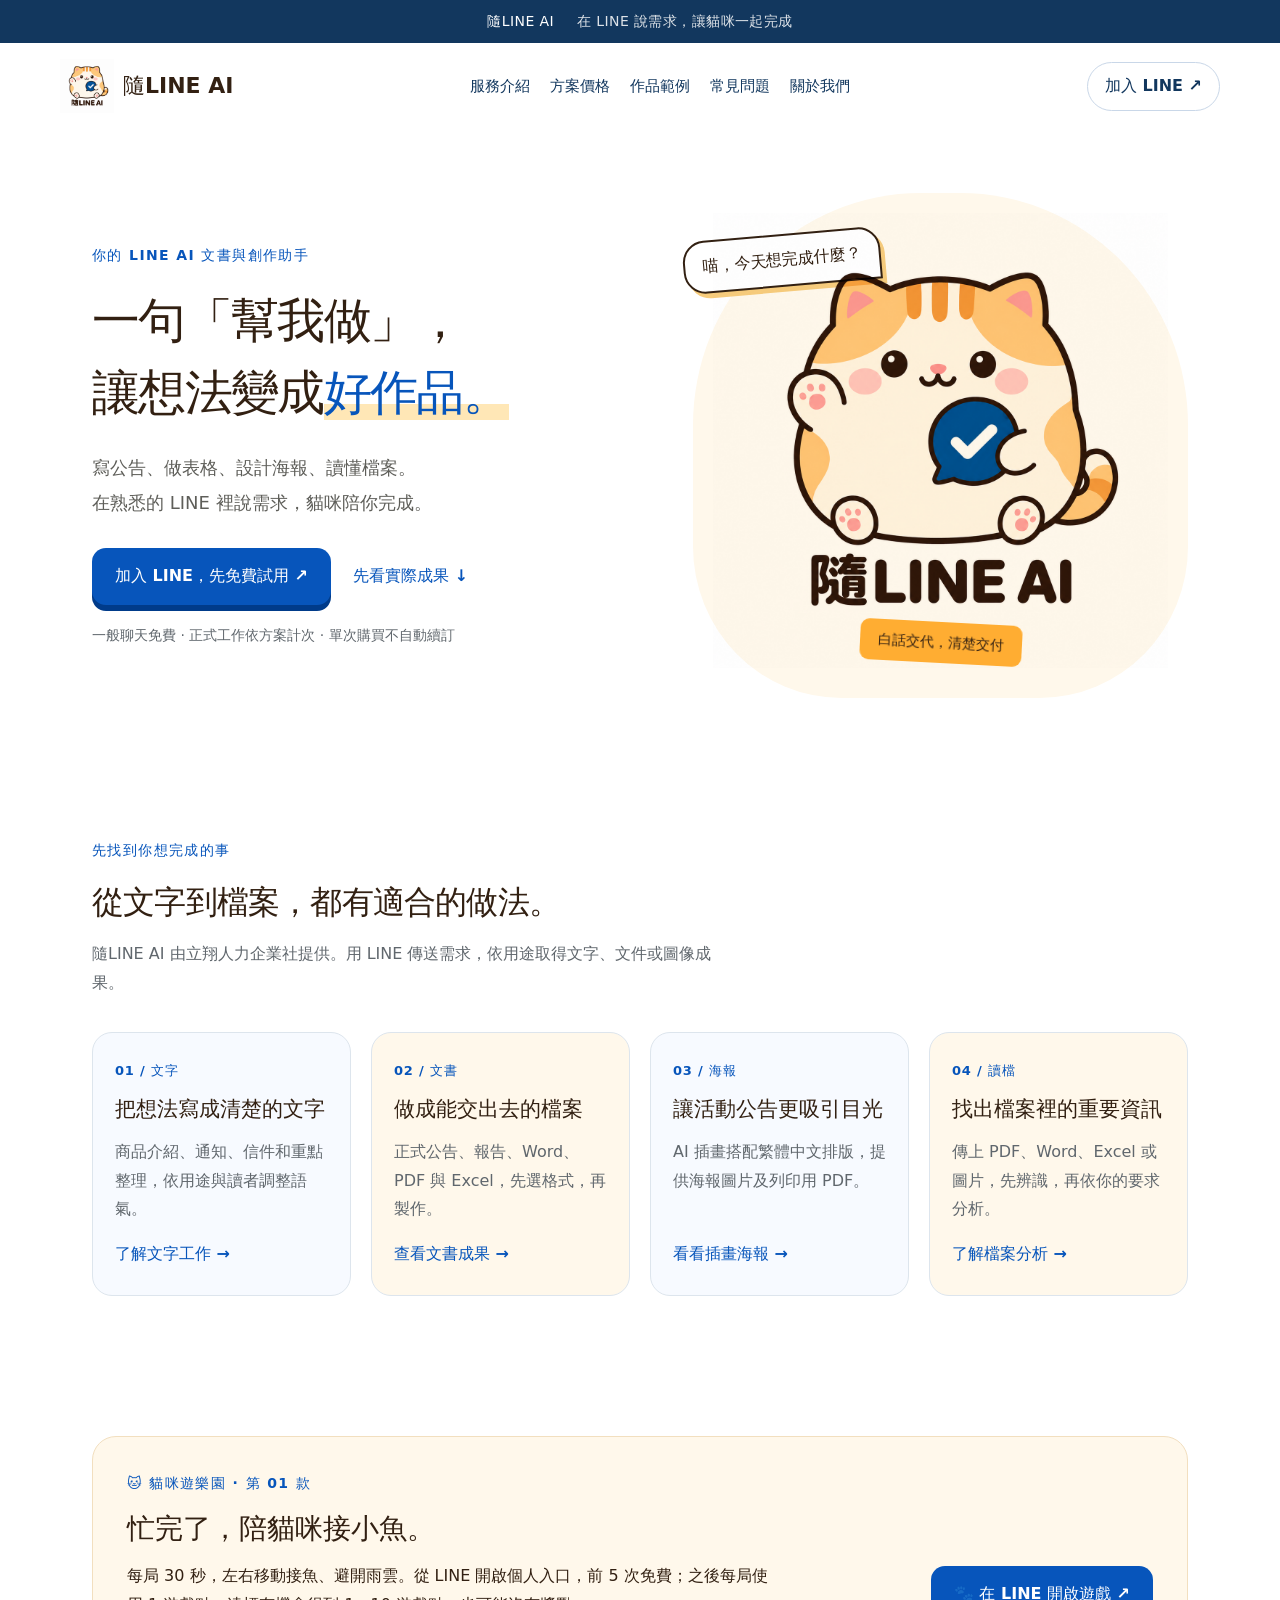
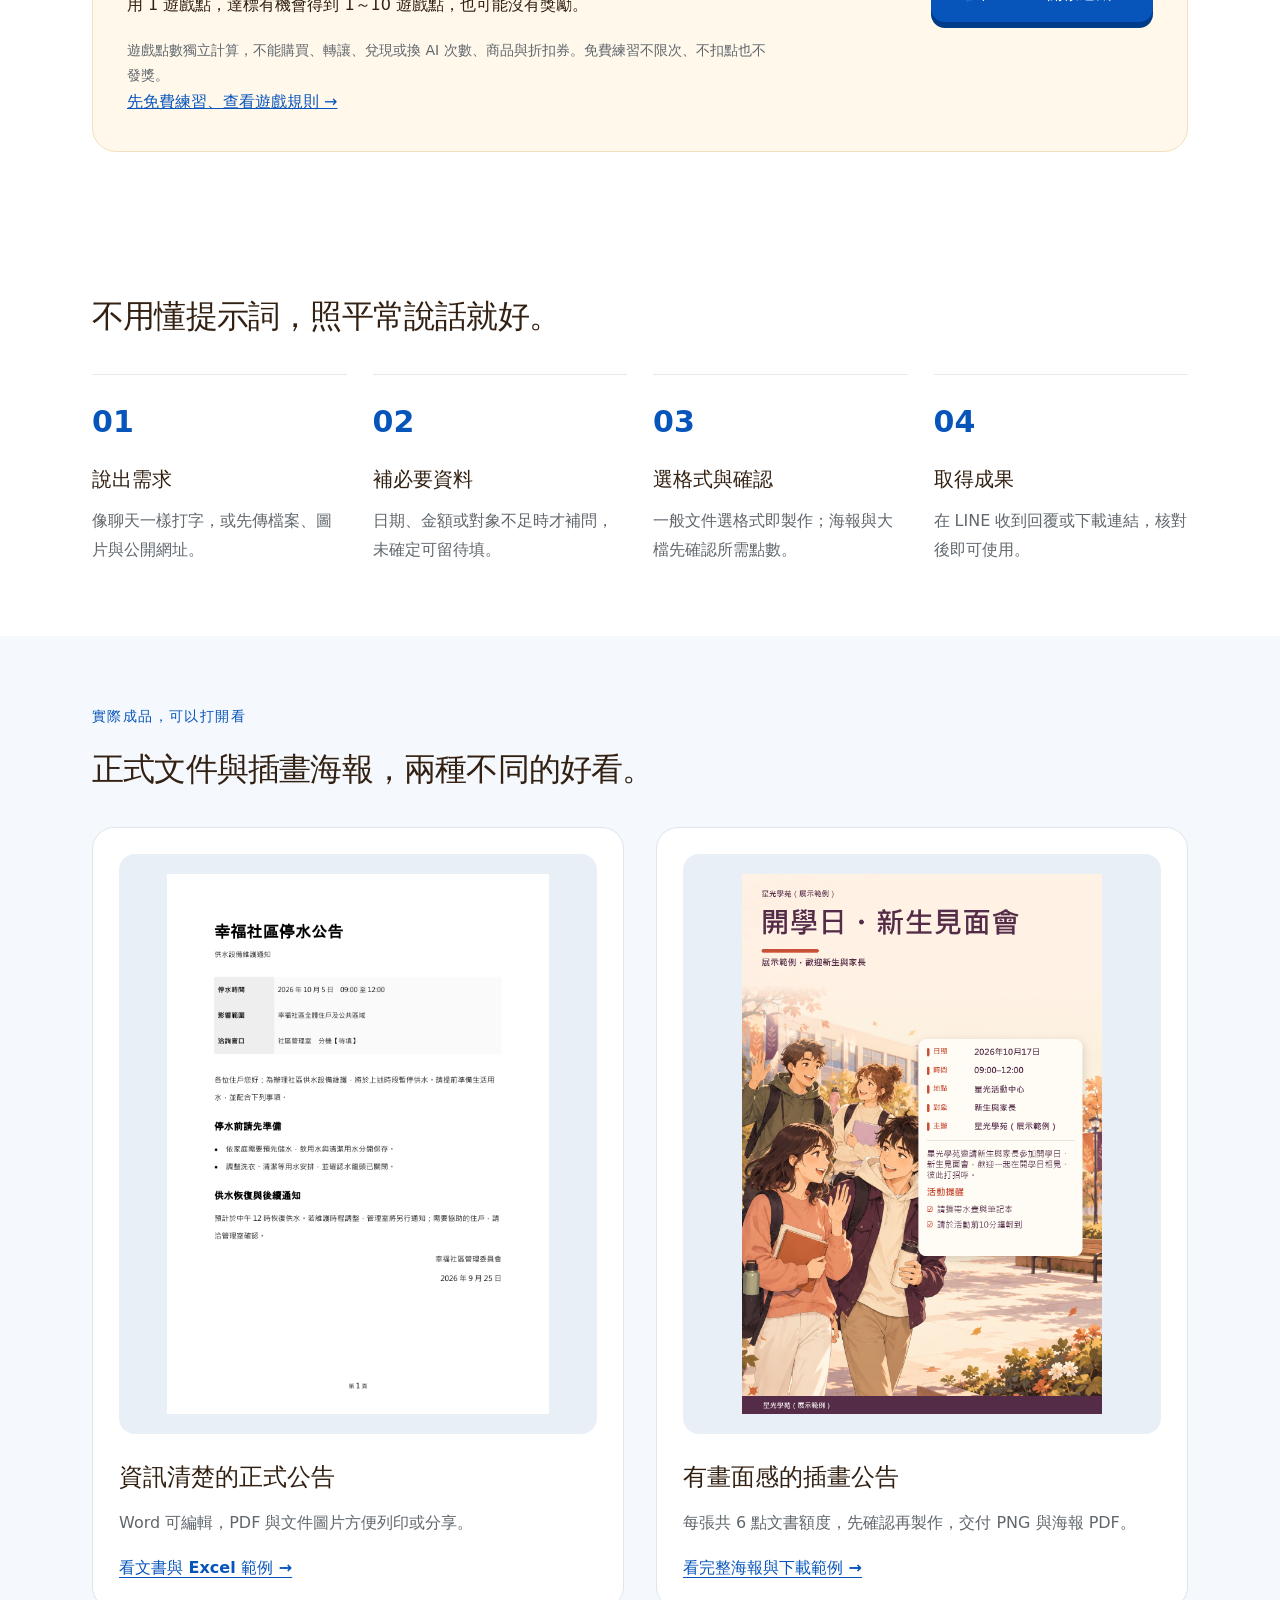
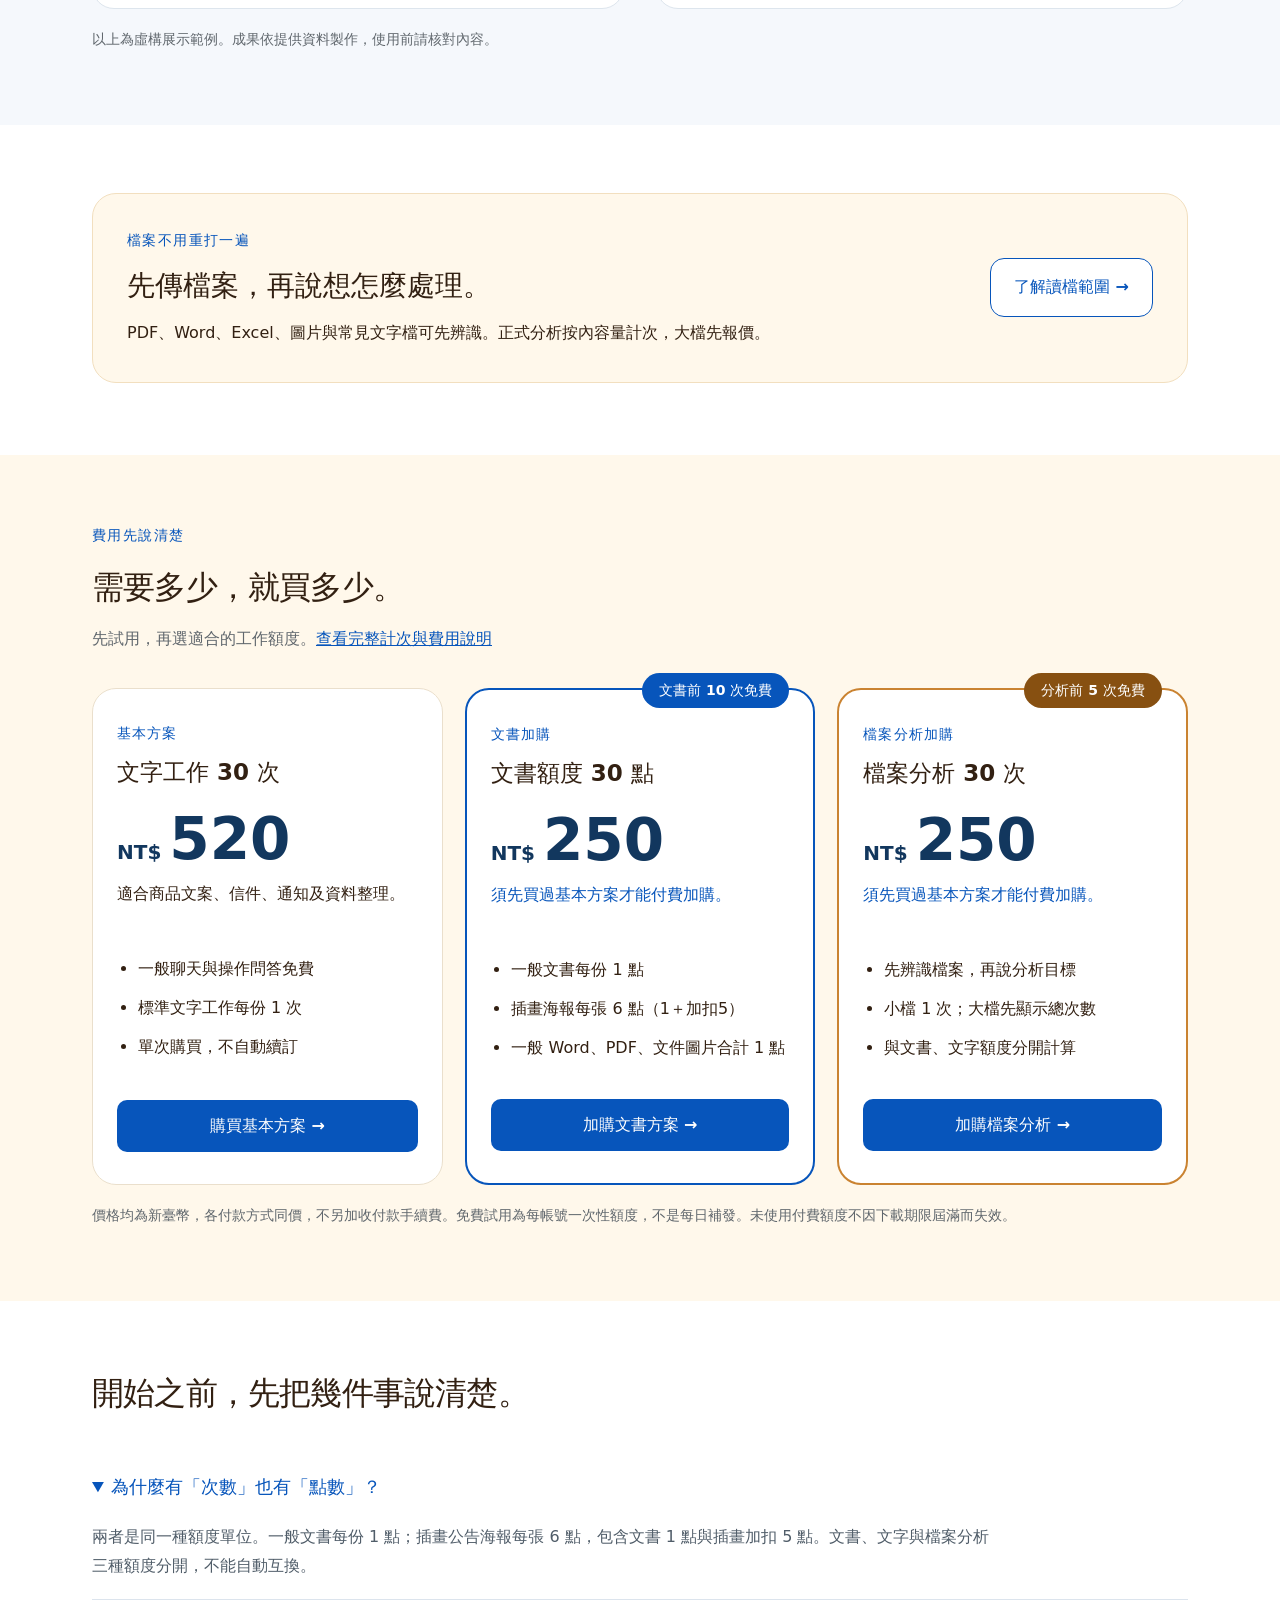
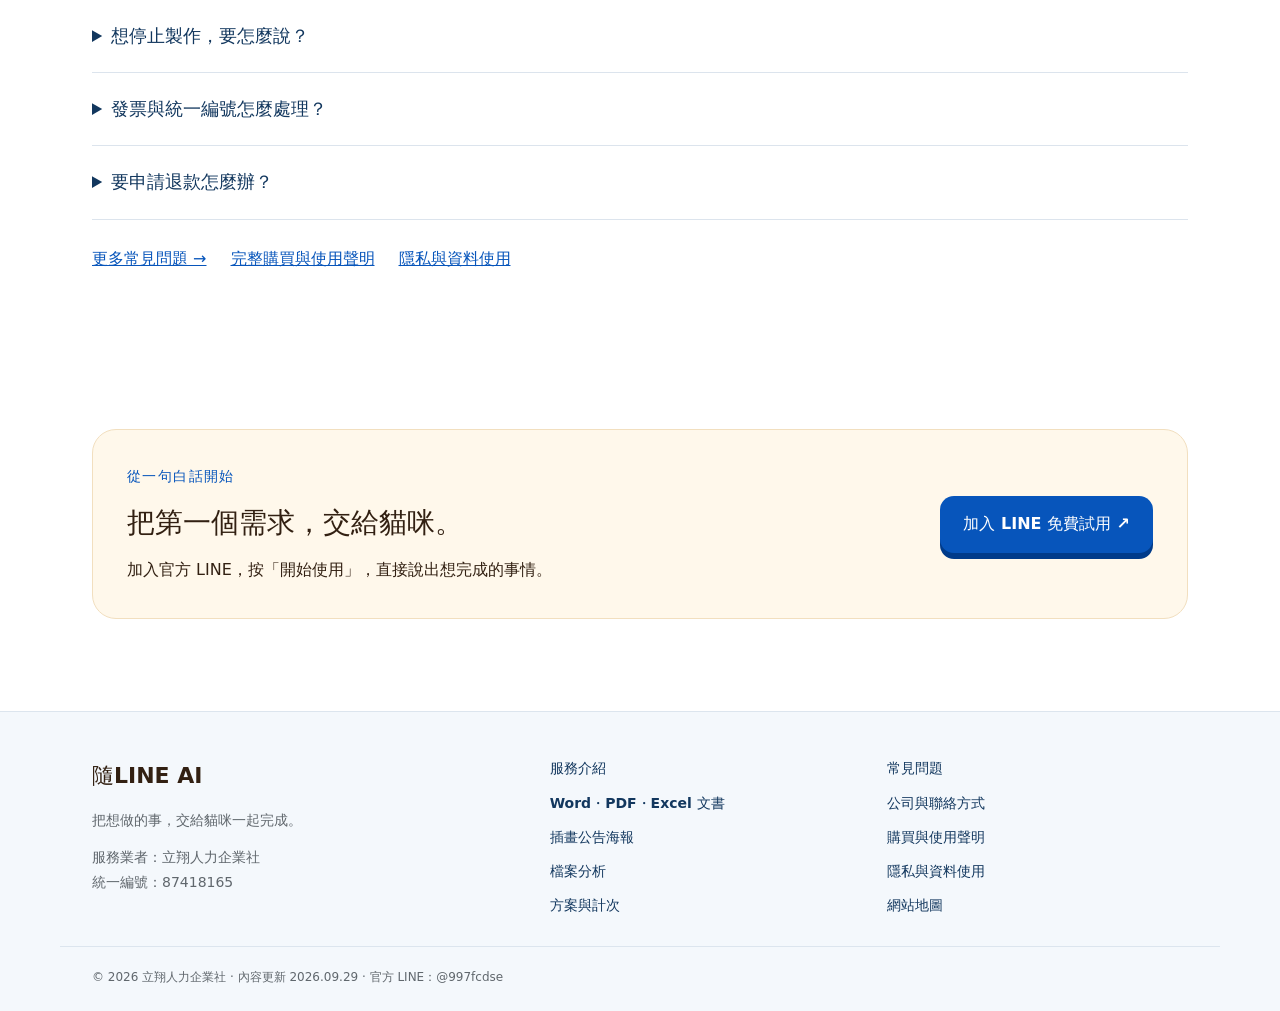
<file: index.html>
<!doctype html>
<html lang="zh-Hant-TW"><head><meta charset="utf-8"><meta name="viewport" content="width=device-width,initial-scale=1"><title>隨LINE AI｜LINE AI 文書、檔案分析與公告海報助手</title><meta name="description" content="隨LINE AI 是立翔人力企業社提供的 LINE AI 助手。用白話製作 Word、PDF、Excel、插畫公告海報，或分析檔案；一般聊天免費，正式工作依方案計次。"><meta name="robots" content="index, follow, max-image-preview:large"><meta name="theme-color" content="#12375e"><link rel="canonical" href="https://sui-line-ai-website.onrender.com/"><link rel="icon" href="logo.png"><link rel="stylesheet" href="style.css?v=20260925c"><link rel="stylesheet" href="site.css?v=20260929a"><meta property="og:locale" content="zh_TW"><meta property="og:type" content="website"><meta property="og:site_name" content="隨LINE AI"><meta property="og:title" content="隨LINE AI｜LINE AI 文書、檔案分析與公告海報助手"><meta property="og:description" content="隨LINE AI 是立翔人力企業社提供的 LINE AI 助手。用白話製作 Word、PDF、Excel、插畫公告海報，或分析檔案；一般聊天免費，正式工作依方案計次。"><meta property="og:url" content="https://sui-line-ai-website.onrender.com/"><meta property="og:image" content="https://sui-line-ai-website.onrender.com/logo.png"><meta property="og:image:width" content="1254"><meta property="og:image:height" content="1254"><meta property="og:image:alt" content="隨LINE AI 肥橘貓品牌標誌"><meta name="twitter:card" content="summary_large_image"><meta name="twitter:title" content="隨LINE AI｜LINE AI 文書、檔案分析與公告海報助手"><meta name="twitter:description" content="隨LINE AI 是立翔人力企業社提供的 LINE AI 助手。用白話製作 Word、PDF、Excel、插畫公告海報，或分析檔案；一般聊天免費，正式工作依方案計次。"><meta name="twitter:image" content="https://sui-line-ai-website.onrender.com/logo.png"><meta name="google-site-verification" content="x0WblfUFArljQ_lmVSK1fXrbanlaECHnUepoATUaet0"><meta name="msvalidate.01" content="09B84E51F461CCE9CAEA2946B759A921"><script type="application/ld+json">{"@context":"https://schema.org","@graph":[{"@type":"Organization","@id":"https://sui-line-ai-website.onrender.com/#organization","name":"隨LINE AI","legalName":"立翔人力企業社","url":"https://sui-line-ai-website.onrender.com/","logo":{"@type":"ImageObject","url":"https://sui-line-ai-website.onrender.com/logo.png","width":1254,"height":1254},"email":"qwes4572768@gmail.com","taxID":"87418165","address":{"@type":"PostalAddress","streetAddress":"龍恩里游泳路163號","addressLocality":"平鎮區","addressRegion":"桃園市","addressCountry":"TW"},"sameAs":["https://line.me/R/ti/p/%40997fcdse"]},{"@type":"WebSite","@id":"https://sui-line-ai-website.onrender.com/#website","name":"隨LINE AI","alternateName":"Sui LINE AI","url":"https://sui-line-ai-website.onrender.com/","inLanguage":"zh-Hant-TW","publisher":{"@id":"https://sui-line-ai-website.onrender.com/#organization"}},{"@type":"WebPage","@id":"https://sui-line-ai-website.onrender.com/#page","url":"https://sui-line-ai-website.onrender.com/","name":"隨LINE AI｜LINE AI 文書、檔案分析與公告海報助手","description":"隨LINE AI 是立翔人力企業社提供的 LINE AI 助手。用白話製作 Word、PDF、Excel、插畫公告海報，或分析檔案；一般聊天免費，正式工作依方案計次。","inLanguage":"zh-Hant-TW","isPartOf":{"@id":"https://sui-line-ai-website.onrender.com/#website"},"about":{"@id":"https://sui-line-ai-website.onrender.com/#organization"},"dateModified":"2026-09-29"}]}</script><link rel="stylesheet" href="mobile.css?v=20260929b"></head><body class="site-shell"><a class="skip" href="#main">跳到主要內容</a><div class="preview">隨LINE AI <span>在 LINE 說需求，讓貓咪一起完成</span></div><header class="site-header"><a class="brand" href="/"><img src="logo.png" width="1254" height="1254" alt="隨LINE AI 肥橘貓標誌"><strong>隨LINE AI</strong></a><nav class="desktop-nav" aria-label="主要導覽"><a href="services.html">服務介紹</a><a href="pricing.html">方案價格</a><a href="documents.html">作品範例</a><a href="faq.html">常見問題</a><a href="about.html">關於我們</a></nav><a class="small-cta" href="https://line.me/R/ti/p/%40997fcdse">加入 LINE ↗</a><details class="mobile-nav"><summary>探索網站</summary><nav aria-label="手機導覽"><a href="services.html">服務介紹</a><a href="pricing.html">方案價格</a><a href="documents.html">作品範例</a><a href="faq.html">常見問題</a><a href="about.html">關於我們</a><a href="posters.html">插畫海報</a><a href="file-analysis.html">檔案分析</a></nav></details></header><main id="main">
<section class="hero wrap"><div class="hero-copy"><p class="eyebrow">你的 LINE AI 文書與創作助手</p><h1>一句「幫我做」，<br>讓想法變成<em>好作品。</em></h1><p class="lead">寫公告、做表格、設計海報、讀懂檔案。<br>在熟悉的 LINE 裡說需求，貓咪陪你完成。</p><div class="actions"><a class="button primary" href="https://line.me/R/ti/p/%40997fcdse">加入 LINE，先免費試用 ↗</a><a class="text-link" href="#sample">先看實際成果 ↓</a></div><p class="fine">一般聊天免費 · 正式工作依方案計次 · 單次購買不自動續訂</p></div><div class="hero-art"><span class="bubble">喵，今天想完成什麼？</span><img src="logo.png" width="1254" height="1254" fetchpriority="high" alt="抱著深藍對話框的肥橘貓，隨LINE AI 品牌角色"><span class="note">白話交代，清楚交付</span></div></section>
<section class="wrap section"><div class="section-heading"><p class="eyebrow">先找到你想完成的事</p><h2>從文字到檔案，都有適合的做法。</h2><p>隨LINE AI 由立翔人力企業社提供。用 LINE 傳送需求，依用途取得文字、文件或圖像成果。</p></div><div class="service-grid"><article class="service-card"><span class="card-number">01 / 文字</span><h3>把想法寫成清楚的文字</h3><p>商品介紹、通知、信件和重點整理，依用途與讀者調整語氣。</p><a href="services.html#writing">了解文字工作 →</a></article><article class="service-card"><span class="card-number">02 / 文書</span><h3>做成能交出去的檔案</h3><p>正式公告、報告、Word、PDF 與 Excel，先選格式，再製作。</p><a href="documents.html">查看文書成果 →</a></article><article class="service-card"><span class="card-number">03 / 海報</span><h3>讓活動公告更吸引目光</h3><p>AI 插畫搭配繁體中文排版，提供海報圖片及列印用 PDF。</p><a href="posters.html">看看插畫海報 →</a></article><article class="service-card"><span class="card-number">04 / 讀檔</span><h3>找出檔案裡的重要資訊</h3><p>傳上 PDF、Word、Excel 或圖片，先辨識，再依你的要求分析。</p><a href="file-analysis.html">了解檔案分析 →</a></article></div></section>
<section id="game" class="wrap section"><div class="callout"><div><p class="eyebrow">🐱 貓咪遊樂園 · 第 01 款</p><h2>忙完了，陪貓咪接小魚。</h2><p>每局 30 秒，左右移動接魚、避開雨雲。從 LINE 開啟個人入口，前 5 次免費；之後每局使用 1 遊戲點，達標有機會得到 1～10 遊戲點，也可能沒有獎勵。</p><p class="fine">遊戲點數獨立計算，不能購買、轉讓、兌現或換 AI 次數、商品與折扣券。免費練習不限次、不扣點也不發獎。</p><p><a href="https://sui-line-ai-service.onrender.com/game/">先免費練習、查看遊戲規則 →</a></p></div><a class="button primary" href="https://line.me/R/oaMessage/%40997fcdse/?%E7%8E%A9%E9%81%8A%E6%88%B2">🐾 在 LINE 開啟遊戲 ↗</a></div></section>
<section id="how" class="wrap section"><div class="section-heading"><h2>不用懂提示詞，照平常說話就好。</h2></div><ol class="steps"><li><b>說出需求</b><p>像聊天一樣打字，或先傳檔案、圖片與公開網址。</p></li><li><b>補必要資料</b><p>日期、金額或對象不足時才補問，未確定可留待填。</p></li><li><b>選格式與確認</b><p>一般文件選格式即製作；海報與大檔先確認所需點數。</p></li><li><b>取得成果</b><p>在 LINE 收到回覆或下載連結，核對後即可使用。</p></li></ol></section>
<section id="sample" class="section sample-showcase"><div class="wrap"><div class="section-heading"><p class="eyebrow">實際成品，可以打開看</p><h2>正式文件與插畫海報，兩種不同的好看。</h2></div><div class="showcase-grid"><article><a href="documents.html"><img src="announcement.png" width="1132" height="1600" loading="lazy" alt="幸福社區停水公告虛構範例，包含時間、範圍與提醒"></a><h3>資訊清楚的正式公告</h3><p>Word 可編輯，PDF 與文件圖片方便列印或分享。</p><a href="documents.html">看文書與 Excel 範例 →</a></article><article id="poster"><a href="posters.html"><img src="poster-example.png" width="1200" height="1800" loading="lazy" alt="星光學苑虛構開學活動海報，插畫搭配日期與活動提醒"></a><h3>有畫面感的插畫公告</h3><p>每張共 6 點文書額度，先確認再製作，交付 PNG 與海報 PDF。</p><a href="posters.html">看完整海報與下載範例 →</a></article></div><p class="fine">以上為虛構展示範例。成果依提供資料製作，使用前請核對內容。</p></div></section>
<section id="scan" class="wrap section"><div class="callout"><div><p class="eyebrow">檔案不用重打一遍</p><h2>先傳檔案，再說想怎麼處理。</h2><p>PDF、Word、Excel、圖片與常見文字檔可先辨識。正式分析按內容量計次，大檔先報價。</p></div><a class="button secondary" href="file-analysis.html">了解讀檔範圍 →</a></div></section>
<section id="plans" class="section pricing"><div class="wrap"><div class="section-heading"><p class="eyebrow">費用先說清楚</p><h2>需要多少，就買多少。</h2><p>先試用，再選適合的工作額度。<a href="pricing.html">查看完整計次與費用說明</a></p></div><div class="plan-grid"><article class="plan"><p class="plan-label">基本方案</p><h3>文字工作 30 次</h3><div class="price"><span>NT$</span>520</div><p>適合商品文案、信件、通知及資料整理。</p><ul><li>一般聊天與操作問答免費</li><li>標準文字工作每份 1 次</li><li>單次購買，不自動續訂</li></ul><a class="plan-status" href="buy-basic.html">購買基本方案 →</a></article><article class="plan addon"><span class="trial">文書前 10 次免費</span><p class="plan-label">文書加購</p><h3>文書額度 30 點</h3><div class="price"><span>NT$</span>250</div><p class="requirement">須先買過基本方案才能付費加購。</p><ul><li>一般文書每份 1 點</li><li>插畫海報每張 6 點（1＋加扣5）</li><li>一般 Word、PDF、文件圖片合計 1 點</li></ul><a class="plan-status" href="buy-documents.html">加購文書方案 →</a></article><article class="plan scan-plan"><span class="trial">分析前 5 次免費</span><p class="plan-label">檔案分析加購</p><h3>檔案分析 30 次</h3><div class="price"><span>NT$</span>250</div><p class="requirement">須先買過基本方案才能付費加購。</p><ul><li>先辨識檔案，再說分析目標</li><li>小檔 1 次；大檔先顯示總次數</li><li>與文書、文字額度分開計算</li></ul><a class="plan-status" href="buy-scans.html">加購檔案分析 →</a></article></div><p class="fine">價格均為新臺幣，各付款方式同價，不另加收付款手續費。免費試用為每帳號一次性額度，不是每日補發。未使用付費額度不因下載期限屆滿而失效。</p></div></section>
<section id="policies" class="wrap section"><div class="section-heading"><h2>開始之前，先把幾件事說清楚。</h2></div><details class="faq-item" open><summary>為什麼有「次數」也有「點數」？</summary><div><p>兩者是同一種額度單位。一般文書每份 1 點；插畫公告海報每張 6 點，包含文書 1 點與插畫加扣 5 點。文書、文字與檔案分析三種額度分開，不能自動互換。</p></div></details><details class="faq-item"><summary>想停止製作，要怎麼說？</summary><div><p>在 LINE 直接傳「停止」即可。尚未完成工作的保留額度會退回，已完成的成果保留。點數退回與已支付款項退款是不同流程。</p></div></details><details class="faq-item"><summary>發票與統一編號怎麼處理？</summary><div><p>付款前填寫收件信箱；需要公司發票時填寫抬頭及統一編號。初期由業者人工開票並寄送，作業預計 5～7 日，仍依實際交易及法定時點開立、傳輸與交付。付款通知不是正式發票。</p></div></details><details class="faq-item"><summary>要申請退款怎麼辦？</summary><div><p>在 LINE 傳「我的訂單」查詢訂單，再依系統提示或傳「退款申請：訂單編號」提出申請。客服會查核購買、使用與交付紀錄，依個別交易情形及適用法令處理；提出申請不代表款項已退回。</p></div></details><p class="link-row"><a href="faq.html">更多常見問題 →</a><a href="terms.html">完整購買與使用聲明</a><a href="privacy.html">隱私與資料使用</a></p></section><section class="wrap section"><div class="callout"><div><p class="eyebrow">從一句白話開始</p><h2>把第一個需求，交給貓咪。</h2><p>加入官方 LINE，按「開始使用」，直接說出想完成的事情。</p></div><a class="button primary" href="https://line.me/R/ti/p/%40997fcdse">加入 LINE 免費試用 ↗</a></div></section></main><footer class="site-footer"><div class="wrap footer-grid"><div><a class="brand" href="/">隨LINE AI</a><p>把想做的事，交給貓咪一起完成。</p><p>服務業者：立翔人力企業社<br>統一編號：87418165</p></div><nav aria-label="服務頁面"><a href="services.html">服務介紹</a><a href="documents.html">Word・PDF・Excel 文書</a><a href="posters.html">插畫公告海報</a><a href="file-analysis.html">檔案分析</a><a href="pricing.html">方案與計次</a></nav><nav aria-label="支援與公司資訊"><a href="faq.html">常見問題</a><a href="about.html">公司與聯絡方式</a><a href="terms.html">購買與使用聲明</a><a href="privacy.html">隱私與資料使用</a><a href="sitemap.xml">網站地圖</a></nav></div><div class="wrap footer-bottom">© 2026 立翔人力企業社 · 內容更新 <time datetime="2026-09-29">2026.09.29</time> · 官方 LINE：@997fcdse</div></footer></body></html>
</file>
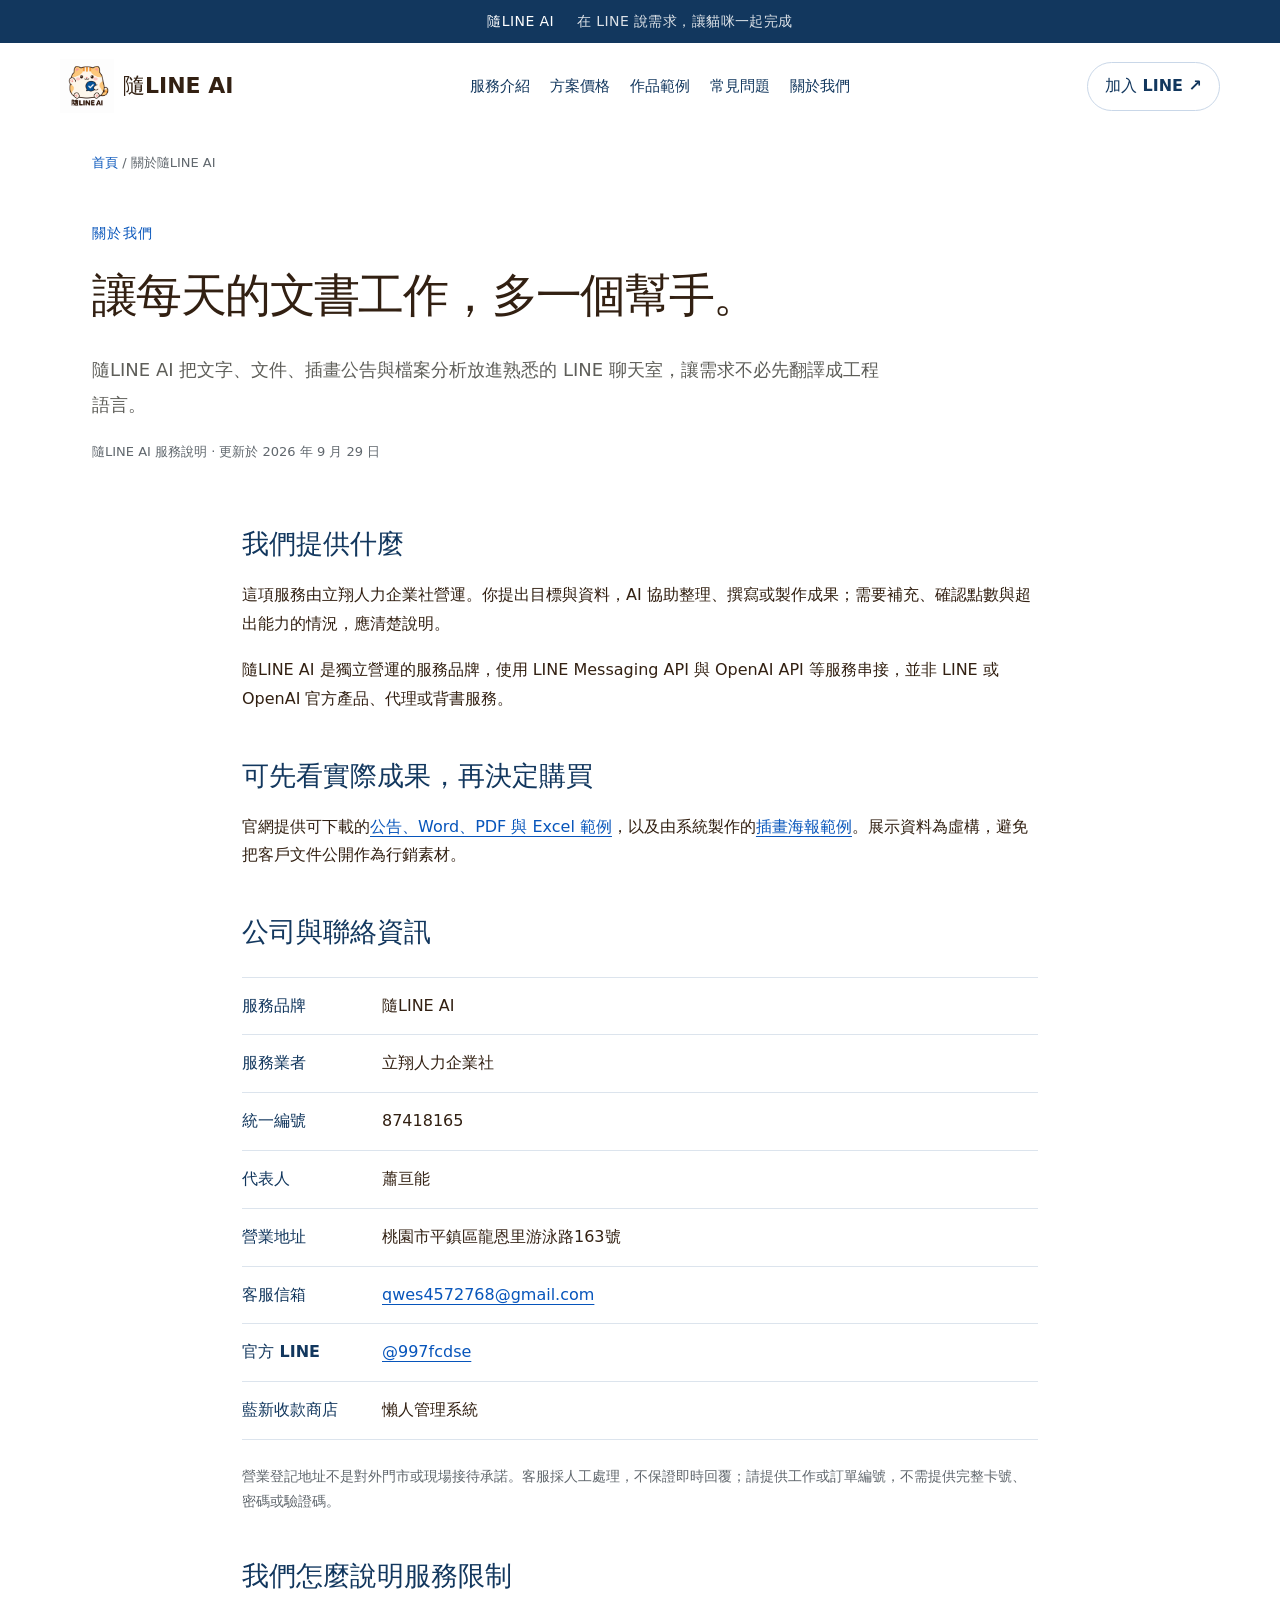
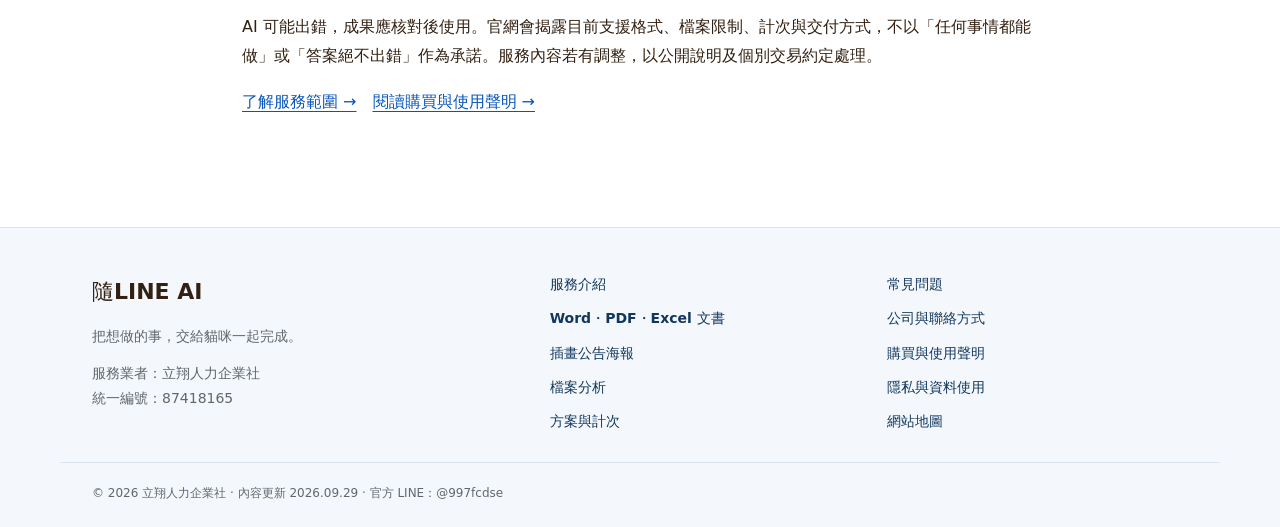
<file: about.html>
<!doctype html>
<html lang="zh-Hant-TW"><head><meta charset="utf-8"><meta name="viewport" content="width=device-width,initial-scale=1"><title>關於隨LINE AI｜立翔人力企業社與聯絡方式</title><meta name="description" content="隨LINE AI 由立翔人力企業社提供，統一編號87418165。查看服務定位、公司資訊、客服信箱與官方LINE，了解我們如何協助文字及文件工作。"><meta name="robots" content="index, follow, max-image-preview:large"><meta name="theme-color" content="#12375e"><link rel="canonical" href="https://sui-line-ai-website.onrender.com/about.html"><link rel="icon" href="logo.png"><link rel="stylesheet" href="style.css?v=20260925c"><link rel="stylesheet" href="site.css?v=20260929a"><meta property="og:locale" content="zh_TW"><meta property="og:type" content="website"><meta property="og:site_name" content="隨LINE AI"><meta property="og:title" content="關於隨LINE AI｜立翔人力企業社與聯絡方式"><meta property="og:description" content="隨LINE AI 由立翔人力企業社提供，統一編號87418165。查看服務定位、公司資訊、客服信箱與官方LINE，了解我們如何協助文字及文件工作。"><meta property="og:url" content="https://sui-line-ai-website.onrender.com/about.html"><meta property="og:image" content="https://sui-line-ai-website.onrender.com/logo.png"><meta property="og:image:width" content="1254"><meta property="og:image:height" content="1254"><meta property="og:image:alt" content="隨LINE AI 肥橘貓品牌標誌"><meta name="twitter:card" content="summary_large_image"><meta name="twitter:title" content="關於隨LINE AI｜立翔人力企業社與聯絡方式"><meta name="twitter:description" content="隨LINE AI 由立翔人力企業社提供，統一編號87418165。查看服務定位、公司資訊、客服信箱與官方LINE，了解我們如何協助文字及文件工作。"><meta name="twitter:image" content="https://sui-line-ai-website.onrender.com/logo.png"><script type="application/ld+json">{"@context":"https://schema.org","@graph":[{"@type":"Organization","@id":"https://sui-line-ai-website.onrender.com/#organization","name":"隨LINE AI","legalName":"立翔人力企業社","url":"https://sui-line-ai-website.onrender.com/","logo":{"@type":"ImageObject","url":"https://sui-line-ai-website.onrender.com/logo.png","width":1254,"height":1254},"email":"qwes4572768@gmail.com","taxID":"87418165","address":{"@type":"PostalAddress","streetAddress":"龍恩里游泳路163號","addressLocality":"平鎮區","addressRegion":"桃園市","addressCountry":"TW"},"sameAs":["https://line.me/R/ti/p/%40997fcdse"]},{"@type":"WebSite","@id":"https://sui-line-ai-website.onrender.com/#website","name":"隨LINE AI","alternateName":"Sui LINE AI","url":"https://sui-line-ai-website.onrender.com/","inLanguage":"zh-Hant-TW","publisher":{"@id":"https://sui-line-ai-website.onrender.com/#organization"}},{"@type":"AboutPage","@id":"https://sui-line-ai-website.onrender.com/about.html#page","url":"https://sui-line-ai-website.onrender.com/about.html","name":"關於隨LINE AI｜立翔人力企業社與聯絡方式","description":"隨LINE AI 由立翔人力企業社提供，統一編號87418165。查看服務定位、公司資訊、客服信箱與官方LINE，了解我們如何協助文字及文件工作。","inLanguage":"zh-Hant-TW","isPartOf":{"@id":"https://sui-line-ai-website.onrender.com/#website"},"about":{"@id":"https://sui-line-ai-website.onrender.com/#organization"},"dateModified":"2026-09-29","breadcrumb":{"@id":"https://sui-line-ai-website.onrender.com/about.html#breadcrumbs"}},{"@type":"BreadcrumbList","@id":"https://sui-line-ai-website.onrender.com/about.html#breadcrumbs","itemListElement":[{"@type":"ListItem","position":1,"name":"隨LINE AI","item":"https://sui-line-ai-website.onrender.com/"},{"@type":"ListItem","position":2,"name":"關於隨LINE AI","item":"https://sui-line-ai-website.onrender.com/about.html"}]}]}</script><link rel="stylesheet" href="mobile.css?v=20260929b"></head><body class="site-shell"><a class="skip" href="#main">跳到主要內容</a><div class="preview">隨LINE AI <span>在 LINE 說需求，讓貓咪一起完成</span></div><header class="site-header"><a class="brand" href="/"><img src="logo.png" width="1254" height="1254" alt="隨LINE AI 肥橘貓標誌"><strong>隨LINE AI</strong></a><nav class="desktop-nav" aria-label="主要導覽"><a href="services.html">服務介紹</a><a href="pricing.html">方案價格</a><a href="documents.html">作品範例</a><a href="faq.html">常見問題</a><a href="about.html">關於我們</a></nav><a class="small-cta" href="https://line.me/R/ti/p/%40997fcdse">加入 LINE ↗</a><details class="mobile-nav"><summary>探索網站</summary><nav aria-label="手機導覽"><a href="services.html">服務介紹</a><a href="pricing.html">方案價格</a><a href="documents.html">作品範例</a><a href="faq.html">常見問題</a><a href="about.html">關於我們</a><a href="posters.html">插畫海報</a><a href="file-analysis.html">檔案分析</a></nav></details></header><main id="main"><div class="wrap breadcrumbs"><a href="/">首頁</a><span aria-hidden="true"> / </span><span>關於隨LINE AI</span></div><section class="wrap page-hero"><p class="eyebrow">關於我們</p><h1>讓每天的文書工作，多一個幫手。</h1><p class="lead">隨LINE AI 把文字、文件、插畫公告與檔案分析放進熟悉的 LINE 聊天室，讓需求不必先翻譯成工程語言。</p><p class="updated">隨LINE AI 服務說明 · 更新於 <time datetime="2026-09-29">2026 年 9 月 29 日</time></p></section><section class="wrap reading section"><h2>我們提供什麼</h2><p>這項服務由立翔人力企業社營運。你提出目標與資料，AI 協助整理、撰寫或製作成果；需要補充、確認點數與超出能力的情況，應清楚說明。</p><p>隨LINE AI 是獨立營運的服務品牌，使用 LINE Messaging API 與 OpenAI API 等服務串接，並非 LINE 或 OpenAI 官方產品、代理或背書服務。</p><h2>可先看實際成果，再決定購買</h2><p>官網提供可下載的<a href="documents.html">公告、Word、PDF 與 Excel 範例</a>，以及由系統製作的<a href="posters.html">插畫海報範例</a>。展示資料為虛構，避免把客戶文件公開作為行銷素材。</p><h2>公司與聯絡資訊</h2><dl class="company-data"><dt>服務品牌</dt><dd>隨LINE AI</dd><dt>服務業者</dt><dd>立翔人力企業社</dd><dt>統一編號</dt><dd>87418165</dd><dt>代表人</dt><dd>蕭亘能</dd><dt>營業地址</dt><dd>桃園市平鎮區龍恩里游泳路163號</dd><dt>客服信箱</dt><dd><a href="mailto:qwes4572768@gmail.com">qwes4572768@gmail.com</a></dd><dt>官方 LINE</dt><dd><a href="https://line.me/R/ti/p/%40997fcdse">@997fcdse</a></dd><dt>藍新收款商店</dt><dd>懶人管理系統</dd></dl><p class="fine">營業登記地址不是對外門市或現場接待承諾。客服採人工處理，不保證即時回覆；請提供工作或訂單編號，不需提供完整卡號、密碼或驗證碼。</p><h2>我們怎麼說明服務限制</h2><p>AI 可能出錯，成果應核對後使用。官網會揭露目前支援格式、檔案限制、計次與交付方式，不以「任何事情都能做」或「答案絕不出錯」作為承諾。服務內容若有調整，以公開說明及個別交易約定處理。</p><p><a href="services.html">了解服務範圍 →</a>　<a href="terms.html">閱讀購買與使用聲明 →</a></p></section></main><footer class="site-footer"><div class="wrap footer-grid"><div><a class="brand" href="/">隨LINE AI</a><p>把想做的事，交給貓咪一起完成。</p><p>服務業者：立翔人力企業社<br>統一編號：87418165</p></div><nav aria-label="服務頁面"><a href="services.html">服務介紹</a><a href="documents.html">Word・PDF・Excel 文書</a><a href="posters.html">插畫公告海報</a><a href="file-analysis.html">檔案分析</a><a href="pricing.html">方案與計次</a></nav><nav aria-label="支援與公司資訊"><a href="faq.html">常見問題</a><a href="about.html">公司與聯絡方式</a><a href="terms.html">購買與使用聲明</a><a href="privacy.html">隱私與資料使用</a><a href="sitemap.xml">網站地圖</a></nav></div><div class="wrap footer-bottom">© 2026 立翔人力企業社 · 內容更新 <time datetime="2026-09-29">2026.09.29</time> · 官方 LINE：@997fcdse</div></footer></body></html>
</file>
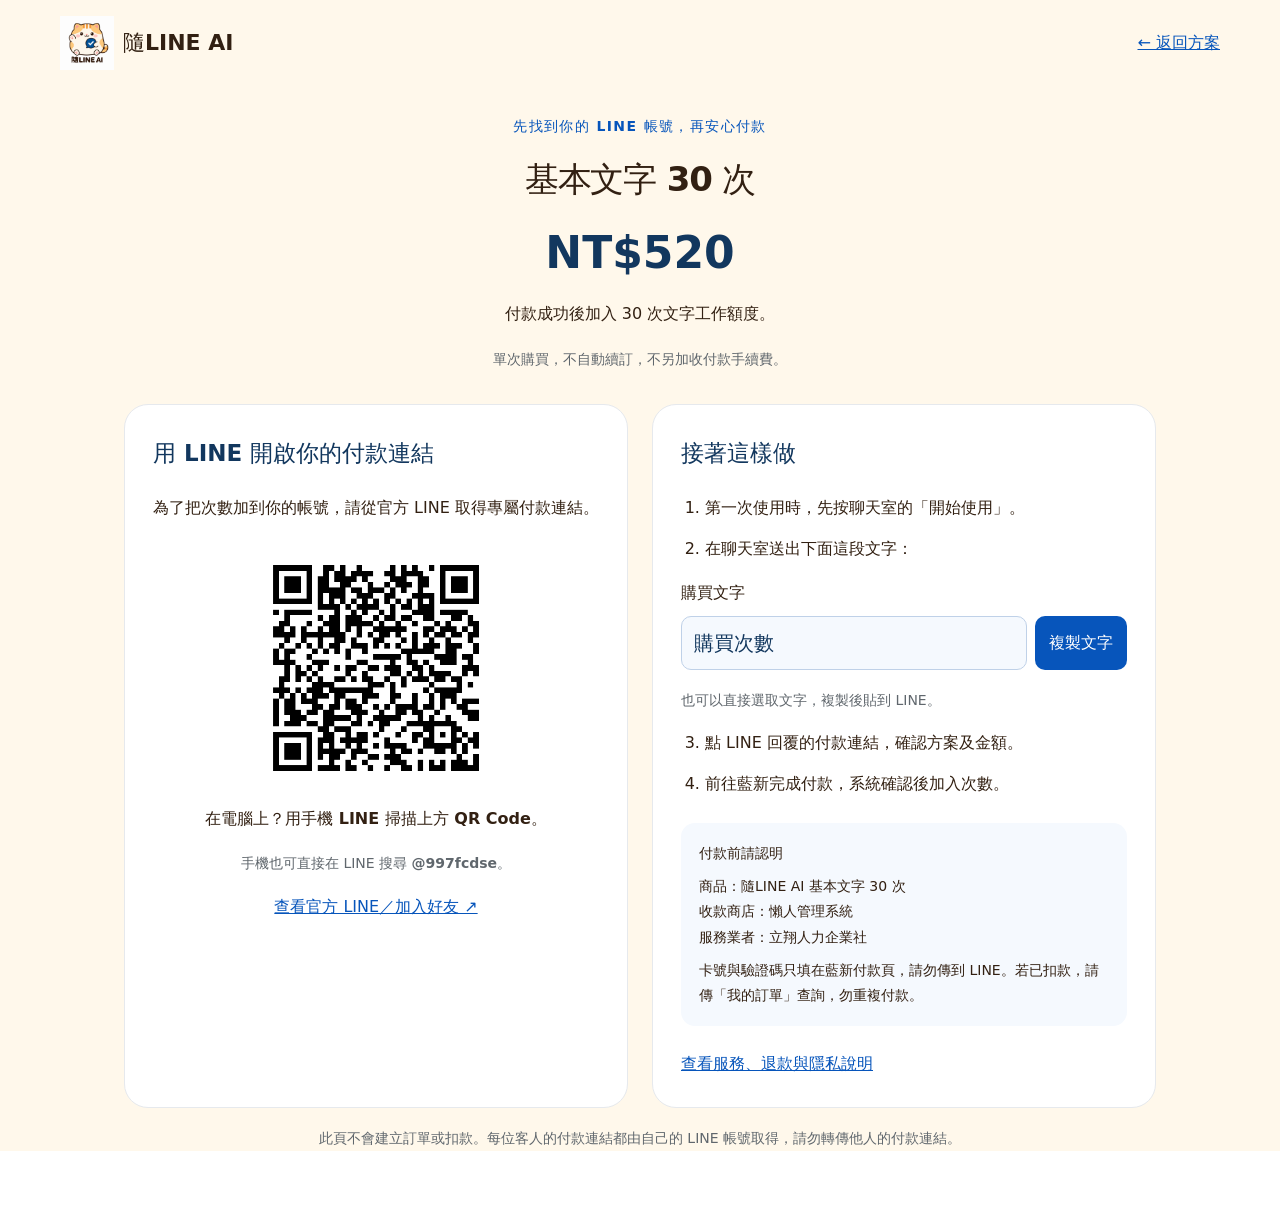
<file: buy-basic.html>
<!doctype html>
<html lang="zh-Hant"><head><meta charset="utf-8"><meta name="viewport" content="width=device-width,initial-scale=1"><meta name="robots" content="noindex"><title>購買基本文字 30 次｜隨LINE AI</title><link rel="icon" href="logo.png"><link rel="stylesheet" href="style.css?v=20260925b"><link rel="stylesheet" href="purchase.css"><script src="purchase.js" defer></script><link rel="canonical" href="https://sui-line-ai-website.onrender.com/buy-basic.html"><link rel="stylesheet" href="mobile.css?v=20260929b"></head>
<body><header><a class="brand" href="index.html"><img src="logo.png" alt="隨LINE AI 肥橘貓"><strong>隨LINE AI</strong></a><a href="index.html#plans">← 返回方案</a></header>
<main class="purchase-wrap"><div class="purchase-heading"><p class="eyebrow">先找到你的 LINE 帳號，再安心付款</p><h1>基本文字 30 次</h1><p class="purchase-price">NT$520</p><p>付款成功後加入 30 次文字工作額度。</p><p class="fine">單次購買，不自動續訂，不另加收付款手續費。</p></div>
<div class="purchase-grid"><section class="purchase-card" aria-labelledby="open-line-title"><h2 id="open-line-title">用 LINE 開啟你的付款連結</h2><p>為了把次數加到你的帳號，請從官方 LINE 取得專屬付款連結。</p>
<div id="mobile-action" hidden><a class="button primary purchase-open" href="https://line.me/R/oaMessage/%40997fcdse/?%E8%B3%BC%E8%B2%B7%E6%AC%A1%E6%95%B8">開啟 LINE，帶入「購買次數」</a><p class="fine">開啟後請按送出；不會替你自動傳訊息。</p><p class="fine">若沒有開啟，請點下方「查看官方 LINE」加入好友，再複製購買文字到聊天室。</p></div>
<div class="qr-area"><img src="buy-basic-qr.png" width="450" height="450" alt="用手機 LINE 掃描，開啟隨LINE AI 並帶入購買次數" class="purchase-qr"><p><strong>在電腦上？用手機 LINE 掃描上方 QR Code。</strong></p><p class="fine">手機也可直接在 LINE 搜尋 <b>@997fcdse</b>。</p></div>
<a class="profile-link" href="https://line.me/R/ti/p/%40997fcdse" target="_blank" rel="noopener noreferrer">查看官方 LINE／加入好友 ↗</a></section>
<section class="purchase-card" aria-labelledby="next-title"><h2 id="next-title">接著這樣做</h2><ol class="purchase-steps"><li>第一次使用時，先按聊天室的「開始使用」。</li><li>在聊天室送出下面這段文字：</li></ol><label class="command-label" for="purchase-command">購買文字</label><div class="command-row"><input id="purchase-command" value="購買次數" readonly><button id="copy-command" type="button" hidden>複製文字</button></div><p id="copy-status" class="fine" role="status" aria-live="polite">也可以直接選取文字，複製後貼到 LINE。</p><ol class="purchase-steps" start="3"><li>點 LINE 回覆的付款連結，確認方案及金額。</li><li>前往藍新完成付款，系統確認後加入次數。</li></ol><div class="purchase-note"><b>付款前請認明</b><p>商品：隨LINE AI 基本文字 30 次<br>收款商店：懶人管理系統<br>服務業者：立翔人力企業社</p><p>卡號與驗證碼只填在藍新付款頁，請勿傳到 LINE。若已扣款，請傳「我的訂單」查詢，勿重複付款。</p></div><a href="index.html#policies">查看服務、退款與隱私說明</a></section></div>
<p class="fine purchase-bottom">此頁不會建立訂單或扣款。每位客人的付款連結都由自己的 LINE 帳號取得，請勿轉傳他人的付款連結。</p></main></body></html>
</file>
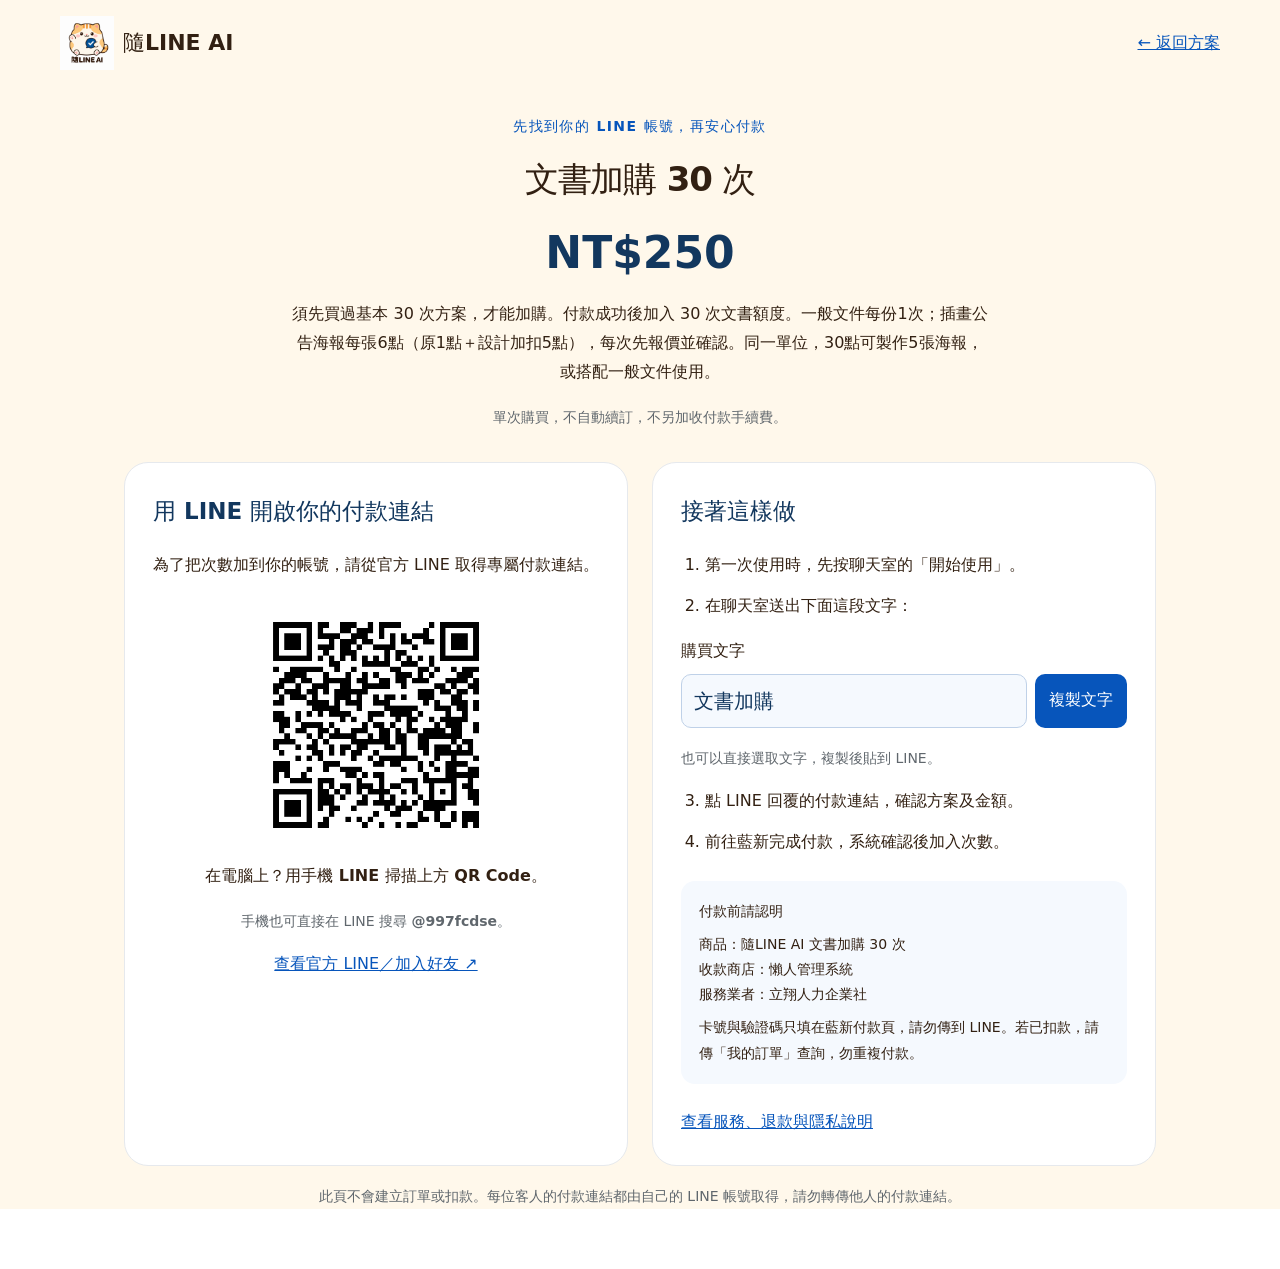
<file: buy-documents.html>
<!doctype html>
<html lang="zh-Hant"><head><meta charset="utf-8"><meta name="viewport" content="width=device-width,initial-scale=1"><meta name="robots" content="noindex"><title>購買文書加購 30 次｜隨LINE AI</title><link rel="icon" href="logo.png"><link rel="stylesheet" href="style.css?v=20260925b"><link rel="stylesheet" href="purchase.css"><script src="purchase.js" defer></script><link rel="canonical" href="https://sui-line-ai-website.onrender.com/buy-documents.html"><link rel="stylesheet" href="mobile.css?v=20260929b"></head>
<body><header><a class="brand" href="index.html"><img src="logo.png" alt="隨LINE AI 肥橘貓"><strong>隨LINE AI</strong></a><a href="index.html#plans">← 返回方案</a></header>
<main class="purchase-wrap"><div class="purchase-heading"><p class="eyebrow">先找到你的 LINE 帳號，再安心付款</p><h1>文書加購 30 次</h1><p class="purchase-price">NT$250</p><p>須先買過基本 30 次方案，才能加購。付款成功後加入 30 次文書額度。一般文件每份1次；插畫公告海報每張6點（原1點＋設計加扣5點），每次先報價並確認。同一單位，30點可製作5張海報，或搭配一般文件使用。</p><p class="fine">單次購買，不自動續訂，不另加收付款手續費。</p></div>
<div class="purchase-grid"><section class="purchase-card" aria-labelledby="open-line-title"><h2 id="open-line-title">用 LINE 開啟你的付款連結</h2><p>為了把次數加到你的帳號，請從官方 LINE 取得專屬付款連結。</p>
<div id="mobile-action" hidden><a class="button primary purchase-open" href="https://line.me/R/oaMessage/%40997fcdse/?%E6%96%87%E6%9B%B8%E5%8A%A0%E8%B3%BC">開啟 LINE，帶入「文書加購」</a><p class="fine">開啟後請按送出；不會替你自動傳訊息。</p><p class="fine">若沒有開啟，請點下方「查看官方 LINE」加入好友，再複製購買文字到聊天室。</p></div>
<div class="qr-area"><img src="buy-documents-qr.png" width="450" height="450" alt="用手機 LINE 掃描，開啟隨LINE AI 並帶入加購" class="purchase-qr"><p><strong>在電腦上？用手機 LINE 掃描上方 QR Code。</strong></p><p class="fine">手機也可直接在 LINE 搜尋 <b>@997fcdse</b>。</p></div>
<a class="profile-link" href="https://line.me/R/ti/p/%40997fcdse" target="_blank" rel="noopener noreferrer">查看官方 LINE／加入好友 ↗</a></section>
<section class="purchase-card" aria-labelledby="next-title"><h2 id="next-title">接著這樣做</h2><ol class="purchase-steps"><li>第一次使用時，先按聊天室的「開始使用」。</li><li>在聊天室送出下面這段文字：</li></ol><label class="command-label" for="purchase-command">購買文字</label><div class="command-row"><input id="purchase-command" value="文書加購" readonly><button id="copy-command" type="button" hidden>複製文字</button></div><p id="copy-status" class="fine" role="status" aria-live="polite">也可以直接選取文字，複製後貼到 LINE。</p><ol class="purchase-steps" start="3"><li>點 LINE 回覆的付款連結，確認方案及金額。</li><li>前往藍新完成付款，系統確認後加入次數。</li></ol><div class="purchase-note"><b>付款前請認明</b><p>商品：隨LINE AI 文書加購 30 次<br>收款商店：懶人管理系統<br>服務業者：立翔人力企業社</p><p>卡號與驗證碼只填在藍新付款頁，請勿傳到 LINE。若已扣款，請傳「我的訂單」查詢，勿重複付款。</p></div><a href="index.html#policies">查看服務、退款與隱私說明</a></section></div>
<p class="fine purchase-bottom">此頁不會建立訂單或扣款。每位客人的付款連結都由自己的 LINE 帳號取得，請勿轉傳他人的付款連結。</p></main></body></html>
</file>
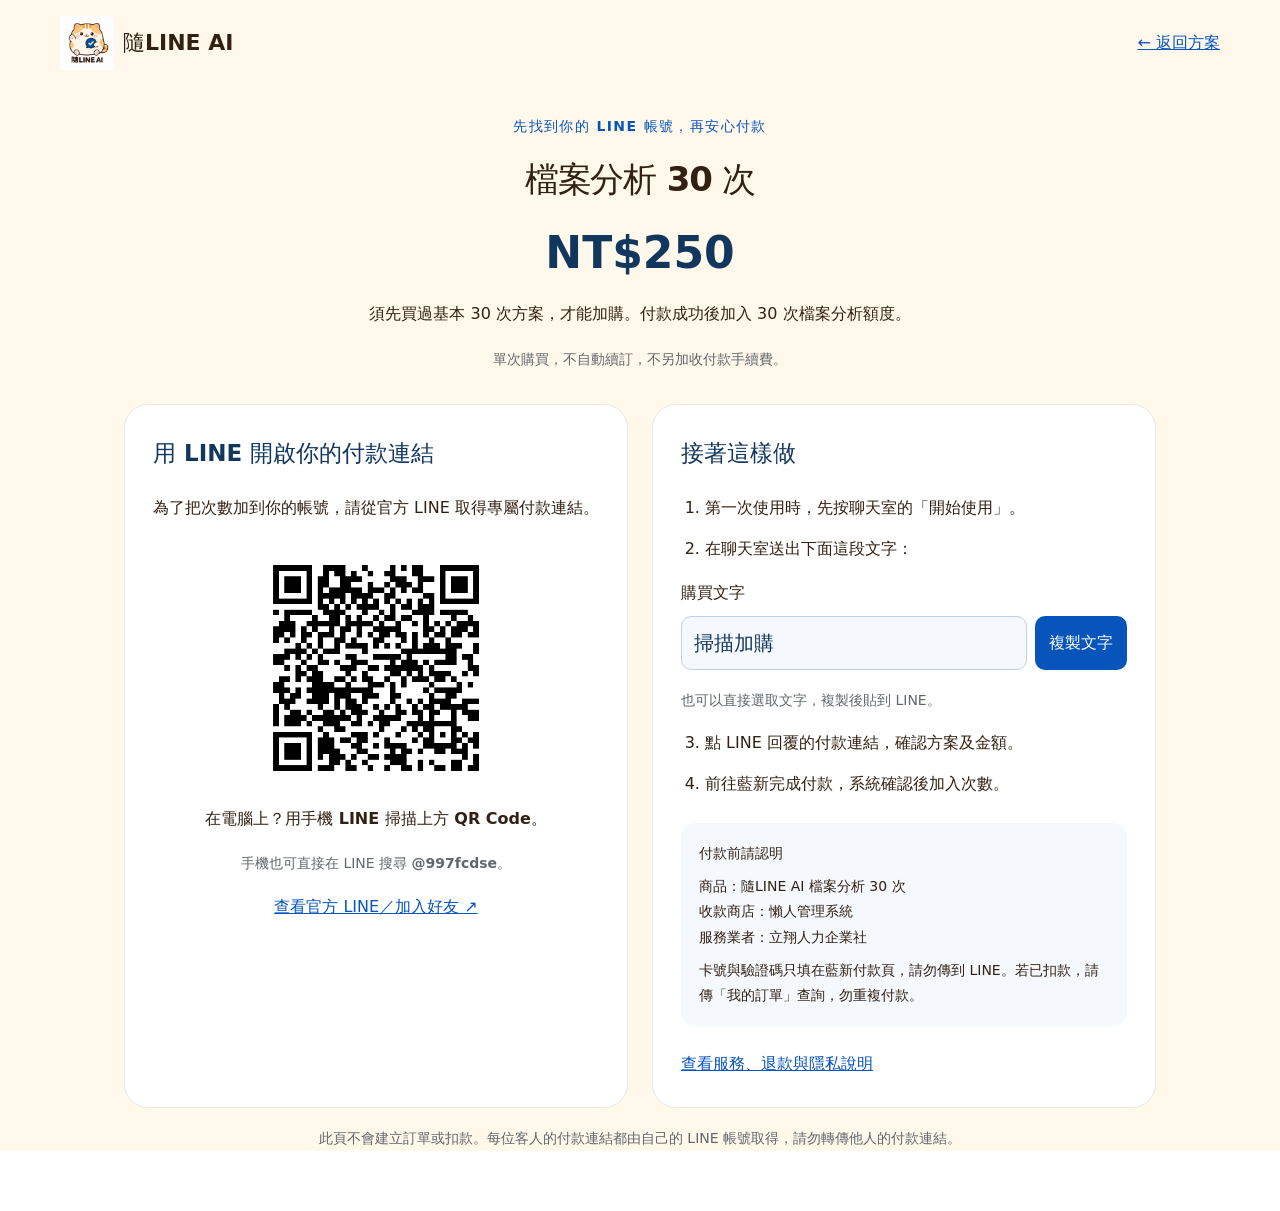
<file: buy-scans.html>
<!doctype html>
<html lang="zh-Hant"><head><meta charset="utf-8"><meta name="viewport" content="width=device-width,initial-scale=1"><meta name="robots" content="noindex"><title>購買檔案分析 30 次｜隨LINE AI</title><link rel="icon" href="logo.png"><link rel="stylesheet" href="style.css?v=20260925b"><link rel="stylesheet" href="purchase.css"><script src="purchase.js" defer></script><link rel="canonical" href="https://sui-line-ai-website.onrender.com/buy-scans.html"><link rel="stylesheet" href="mobile.css?v=20260929b"></head>
<body><header><a class="brand" href="index.html"><img src="logo.png" alt="隨LINE AI 肥橘貓"><strong>隨LINE AI</strong></a><a href="index.html#plans">← 返回方案</a></header>
<main class="purchase-wrap"><div class="purchase-heading"><p class="eyebrow">先找到你的 LINE 帳號，再安心付款</p><h1>檔案分析 30 次</h1><p class="purchase-price">NT$250</p><p>須先買過基本 30 次方案，才能加購。付款成功後加入 30 次檔案分析額度。</p><p class="fine">單次購買，不自動續訂，不另加收付款手續費。</p></div>
<div class="purchase-grid"><section class="purchase-card" aria-labelledby="open-line-title"><h2 id="open-line-title">用 LINE 開啟你的付款連結</h2><p>為了把次數加到你的帳號，請從官方 LINE 取得專屬付款連結。</p>
<div id="mobile-action" hidden><a class="button primary purchase-open" href="https://line.me/R/oaMessage/%40997fcdse/?%E6%8E%83%E6%8F%8F%E5%8A%A0%E8%B3%BC">開啟 LINE，帶入「掃描加購」</a><p class="fine">開啟後請按送出；不會替你自動傳訊息。</p><p class="fine">若沒有開啟，請點下方「查看官方 LINE」加入好友，再複製購買文字到聊天室。</p></div>
<div class="qr-area"><img src="buy-scans-qr.png" width="450" height="450" alt="用手機 LINE 掃描，開啟隨LINE AI 並帶入加購" class="purchase-qr"><p><strong>在電腦上？用手機 LINE 掃描上方 QR Code。</strong></p><p class="fine">手機也可直接在 LINE 搜尋 <b>@997fcdse</b>。</p></div>
<a class="profile-link" href="https://line.me/R/ti/p/%40997fcdse" target="_blank" rel="noopener noreferrer">查看官方 LINE／加入好友 ↗</a></section>
<section class="purchase-card" aria-labelledby="next-title"><h2 id="next-title">接著這樣做</h2><ol class="purchase-steps"><li>第一次使用時，先按聊天室的「開始使用」。</li><li>在聊天室送出下面這段文字：</li></ol><label class="command-label" for="purchase-command">購買文字</label><div class="command-row"><input id="purchase-command" value="掃描加購" readonly><button id="copy-command" type="button" hidden>複製文字</button></div><p id="copy-status" class="fine" role="status" aria-live="polite">也可以直接選取文字，複製後貼到 LINE。</p><ol class="purchase-steps" start="3"><li>點 LINE 回覆的付款連結，確認方案及金額。</li><li>前往藍新完成付款，系統確認後加入次數。</li></ol><div class="purchase-note"><b>付款前請認明</b><p>商品：隨LINE AI 檔案分析 30 次<br>收款商店：懶人管理系統<br>服務業者：立翔人力企業社</p><p>卡號與驗證碼只填在藍新付款頁，請勿傳到 LINE。若已扣款，請傳「我的訂單」查詢，勿重複付款。</p></div><a href="index.html#policies">查看服務、退款與隱私說明</a></section></div>
<p class="fine purchase-bottom">此頁不會建立訂單或扣款。每位客人的付款連結都由自己的 LINE 帳號取得，請勿轉傳他人的付款連結。</p></main></body></html>
</file>
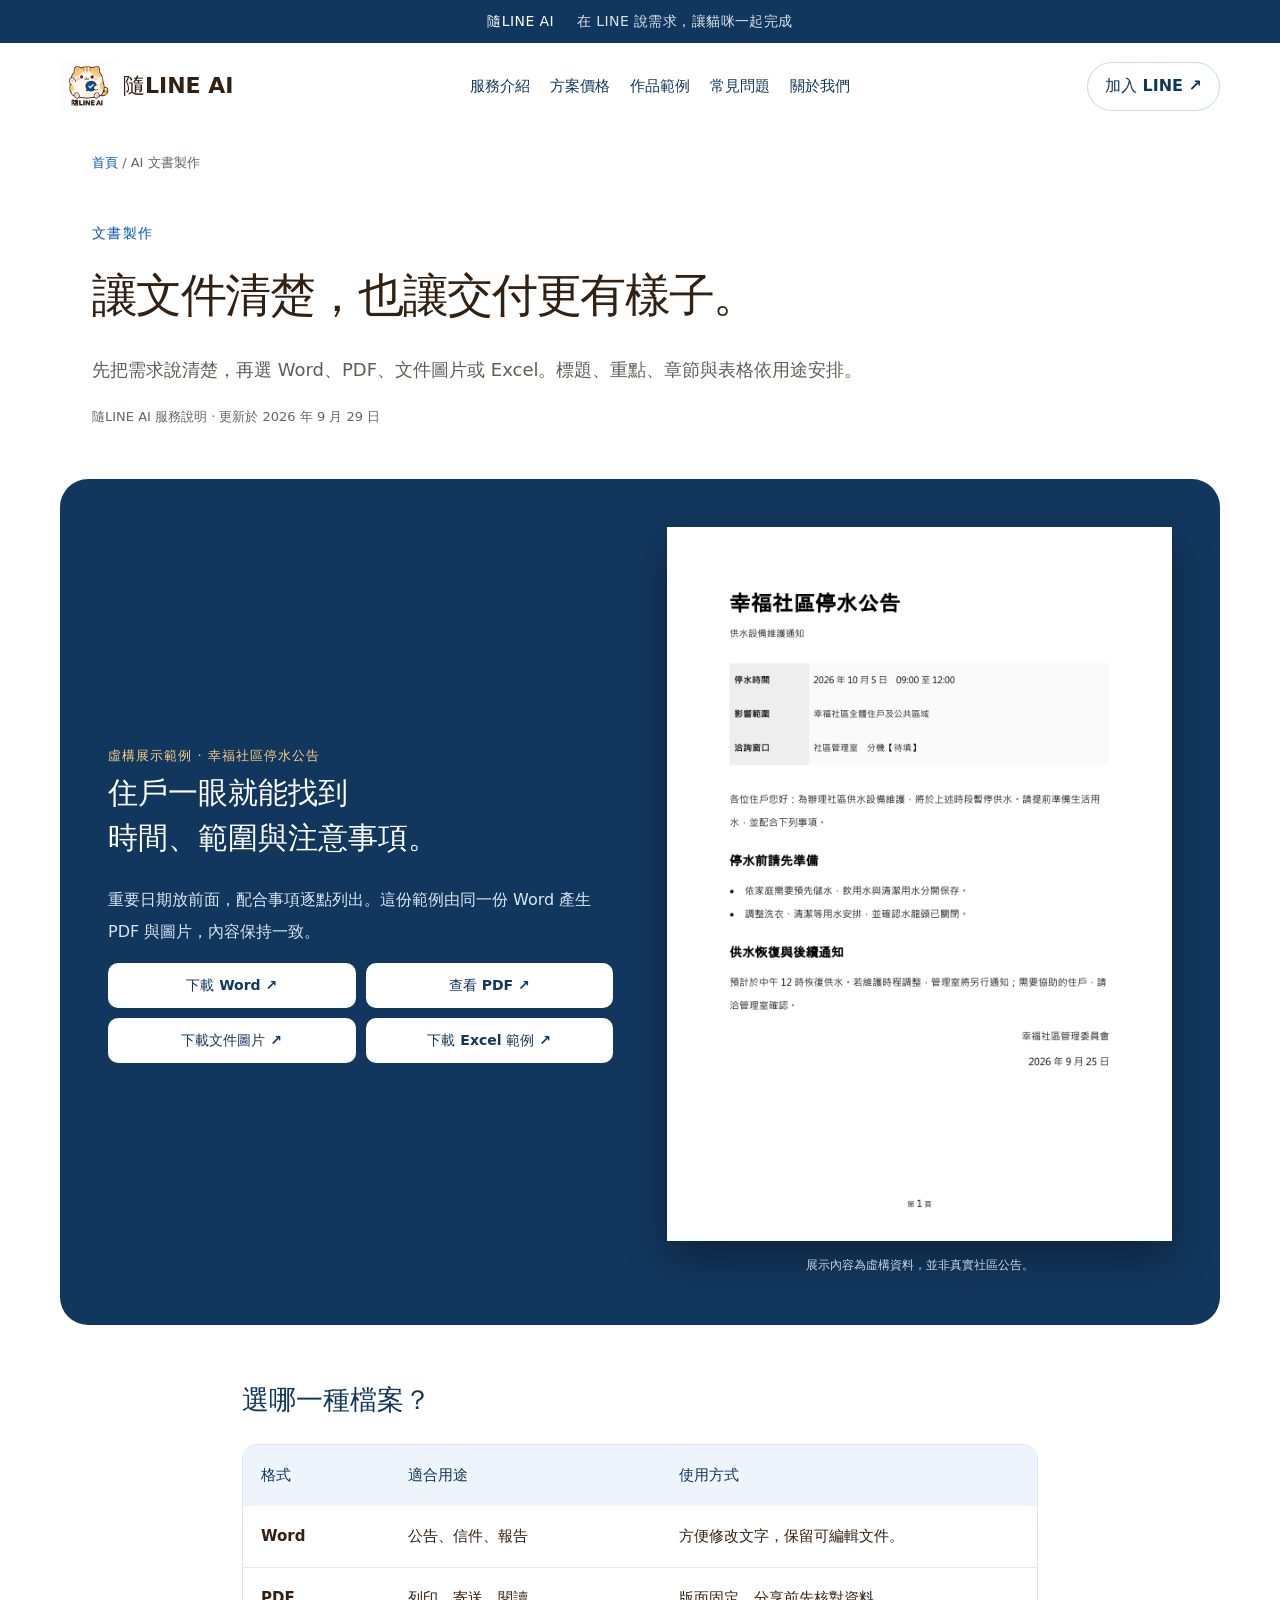
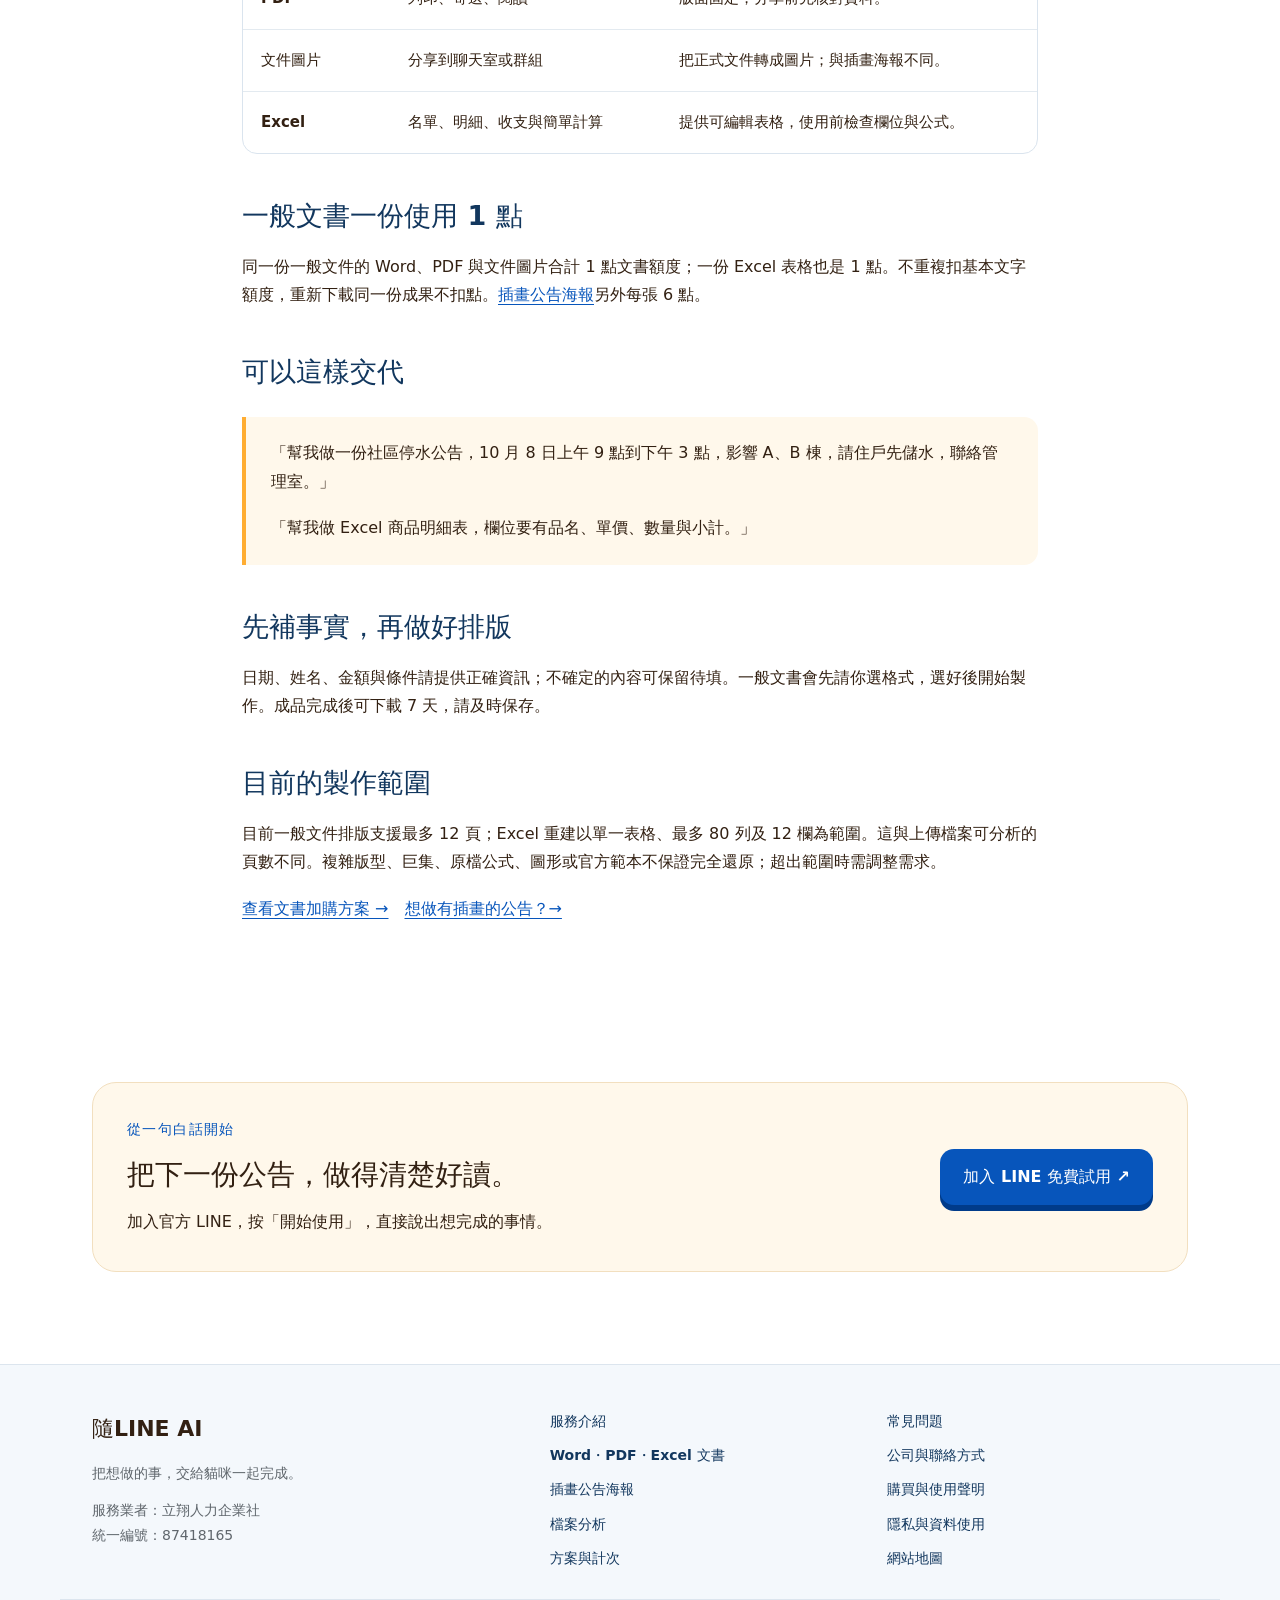
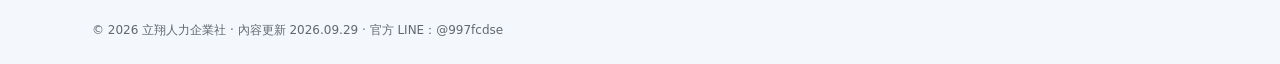
<file: documents.html>
<!doctype html>
<html lang="zh-Hant-TW"><head><meta charset="utf-8"><meta name="viewport" content="width=device-width,initial-scale=1"><title>AI 文書製作｜Word、PDF、Excel 與公告範例</title><meta name="description" content="在 LINE 用白話製作 Word、PDF、文件圖片或 Excel。查看隨LINE AI 的實際公告與表格範例、格式差異、文書計次及下載期限。"><meta name="robots" content="index, follow, max-image-preview:large"><meta name="theme-color" content="#12375e"><link rel="canonical" href="https://sui-line-ai-website.onrender.com/documents.html"><link rel="icon" href="logo.png"><link rel="stylesheet" href="style.css?v=20260925c"><link rel="stylesheet" href="site.css?v=20260929a"><meta property="og:locale" content="zh_TW"><meta property="og:type" content="website"><meta property="og:site_name" content="隨LINE AI"><meta property="og:title" content="AI 文書製作｜Word、PDF、Excel 與公告範例"><meta property="og:description" content="在 LINE 用白話製作 Word、PDF、文件圖片或 Excel。查看隨LINE AI 的實際公告與表格範例、格式差異、文書計次及下載期限。"><meta property="og:url" content="https://sui-line-ai-website.onrender.com/documents.html"><meta property="og:image" content="https://sui-line-ai-website.onrender.com/logo.png"><meta property="og:image:width" content="1254"><meta property="og:image:height" content="1254"><meta property="og:image:alt" content="隨LINE AI 肥橘貓品牌標誌"><meta name="twitter:card" content="summary_large_image"><meta name="twitter:title" content="AI 文書製作｜Word、PDF、Excel 與公告範例"><meta name="twitter:description" content="在 LINE 用白話製作 Word、PDF、文件圖片或 Excel。查看隨LINE AI 的實際公告與表格範例、格式差異、文書計次及下載期限。"><meta name="twitter:image" content="https://sui-line-ai-website.onrender.com/logo.png"><script type="application/ld+json">{"@context":"https://schema.org","@graph":[{"@type":"Organization","@id":"https://sui-line-ai-website.onrender.com/#organization","name":"隨LINE AI","legalName":"立翔人力企業社","url":"https://sui-line-ai-website.onrender.com/","logo":{"@type":"ImageObject","url":"https://sui-line-ai-website.onrender.com/logo.png","width":1254,"height":1254},"email":"qwes4572768@gmail.com","taxID":"87418165","address":{"@type":"PostalAddress","streetAddress":"龍恩里游泳路163號","addressLocality":"平鎮區","addressRegion":"桃園市","addressCountry":"TW"},"sameAs":["https://line.me/R/ti/p/%40997fcdse"]},{"@type":"WebSite","@id":"https://sui-line-ai-website.onrender.com/#website","name":"隨LINE AI","alternateName":"Sui LINE AI","url":"https://sui-line-ai-website.onrender.com/","inLanguage":"zh-Hant-TW","publisher":{"@id":"https://sui-line-ai-website.onrender.com/#organization"}},{"@type":"WebPage","@id":"https://sui-line-ai-website.onrender.com/documents.html#page","url":"https://sui-line-ai-website.onrender.com/documents.html","name":"AI 文書製作｜Word、PDF、Excel 與公告範例","description":"在 LINE 用白話製作 Word、PDF、文件圖片或 Excel。查看隨LINE AI 的實際公告與表格範例、格式差異、文書計次及下載期限。","inLanguage":"zh-Hant-TW","isPartOf":{"@id":"https://sui-line-ai-website.onrender.com/#website"},"about":{"@id":"https://sui-line-ai-website.onrender.com/#organization"},"dateModified":"2026-09-29","breadcrumb":{"@id":"https://sui-line-ai-website.onrender.com/documents.html#breadcrumbs"}},{"@type":"BreadcrumbList","@id":"https://sui-line-ai-website.onrender.com/documents.html#breadcrumbs","itemListElement":[{"@type":"ListItem","position":1,"name":"隨LINE AI","item":"https://sui-line-ai-website.onrender.com/"},{"@type":"ListItem","position":2,"name":"AI 文書製作","item":"https://sui-line-ai-website.onrender.com/documents.html"}]}]}</script><link rel="stylesheet" href="mobile.css?v=20260929b"></head><body class="site-shell"><a class="skip" href="#main">跳到主要內容</a><div class="preview">隨LINE AI <span>在 LINE 說需求，讓貓咪一起完成</span></div><header class="site-header"><a class="brand" href="/"><img src="logo.png" width="1254" height="1254" alt="隨LINE AI 肥橘貓標誌"><strong>隨LINE AI</strong></a><nav class="desktop-nav" aria-label="主要導覽"><a href="services.html">服務介紹</a><a href="pricing.html">方案價格</a><a href="documents.html">作品範例</a><a href="faq.html">常見問題</a><a href="about.html">關於我們</a></nav><a class="small-cta" href="https://line.me/R/ti/p/%40997fcdse">加入 LINE ↗</a><details class="mobile-nav"><summary>探索網站</summary><nav aria-label="手機導覽"><a href="services.html">服務介紹</a><a href="pricing.html">方案價格</a><a href="documents.html">作品範例</a><a href="faq.html">常見問題</a><a href="about.html">關於我們</a><a href="posters.html">插畫海報</a><a href="file-analysis.html">檔案分析</a></nav></details></header><main id="main"><div class="wrap breadcrumbs"><a href="/">首頁</a><span aria-hidden="true"> / </span><span>AI 文書製作</span></div><section class="wrap page-hero"><p class="eyebrow">文書製作</p><h1>讓文件清楚，也讓交付更有樣子。</h1><p class="lead">先把需求說清楚，再選 Word、PDF、文件圖片或 Excel。標題、重點、章節與表格依用途安排。</p><p class="updated">隨LINE AI 服務說明 · 更新於 <time datetime="2026-09-29">2026 年 9 月 29 日</time></p></section><section class="wrap section sample-stage"><div class="sample-copy"><span class="sample-tag">虛構展示範例 · 幸福社區停水公告</span><h2>住戶一眼就能找到<br>時間、範圍與注意事項。</h2><p>重要日期放前面，配合事項逐點列出。這份範例由同一份 Word 產生 PDF 與圖片，內容保持一致。</p><div class="sample-downloads"><a href="sample.docx" download>下載 Word ↗</a><a href="sample.pdf">查看 PDF ↗</a><a href="announcement.png" download>下載文件圖片 ↗</a><a href="sample.xlsx" download>下載 Excel 範例 ↗</a></div></div><figure class="sample-paper"><img src="announcement.png" width="1132" height="1600" alt="幸福社區停水公告範例的正式文件排版"><figcaption>展示內容為虛構資料，並非真實社區公告。</figcaption></figure></section><section class="wrap reading section"><h2>選哪一種檔案？</h2><div class="table-scroll" tabindex="0" role="region" aria-label="格式與適合用途與使用方式"><table class="responsive-table" role="table"><thead role="rowgroup"><tr role="row"><th scope="col" role="columnheader">格式</th><th scope="col" role="columnheader">適合用途</th><th scope="col" role="columnheader">使用方式</th></tr></thead><tbody role="rowgroup"><tr role="row"><th scope="row" role="rowheader">Word</th><td role="cell" data-label="適合用途">公告、信件、報告</td><td role="cell" data-label="使用方式">方便修改文字，保留可編輯文件。</td></tr><tr role="row"><th scope="row" role="rowheader">PDF</th><td role="cell" data-label="適合用途">列印、寄送、閱讀</td><td role="cell" data-label="使用方式">版面固定，分享前先核對資料。</td></tr><tr role="row"><th scope="row" role="rowheader">文件圖片</th><td role="cell" data-label="適合用途">分享到聊天室或群組</td><td role="cell" data-label="使用方式">把正式文件轉成圖片；與插畫海報不同。</td></tr><tr role="row"><th scope="row" role="rowheader">Excel</th><td role="cell" data-label="適合用途">名單、明細、收支與簡單計算</td><td role="cell" data-label="使用方式">提供可編輯表格，使用前檢查欄位與公式。</td></tr></tbody></table></div><h2>一般文書一份使用 1 點</h2><p>同一份一般文件的 Word、PDF 與文件圖片合計 1 點文書額度；一份 Excel 表格也是 1 點。不重複扣基本文字額度，重新下載同一份成果不扣點。<a href="posters.html">插畫公告海報</a>另外每張 6 點。</p><h2>可以這樣交代</h2><div class="example"><p>「幫我做一份社區停水公告，10 月 8 日上午 9 點到下午 3 點，影響 A、B 棟，請住戶先儲水，聯絡管理室。」</p><p>「幫我做 Excel 商品明細表，欄位要有品名、單價、數量與小計。」</p></div><h2>先補事實，再做好排版</h2><p>日期、姓名、金額與條件請提供正確資訊；不確定的內容可保留待填。一般文書會先請你選格式，選好後開始製作。成品完成後可下載 7 天，請及時保存。</p><h2>目前的製作範圍</h2><p>目前一般文件排版支援最多 12 頁；Excel 重建以單一表格、最多 80 列及 12 欄為範圍。這與上傳檔案可分析的頁數不同。複雜版型、巨集、原檔公式、圖形或官方範本不保證完全還原；超出範圍時需調整需求。</p><p><a href="pricing.html">查看文書加購方案 →</a>　<a href="posters.html">想做有插畫的公告？→</a></p></section><section class="wrap section"><div class="callout"><div><p class="eyebrow">從一句白話開始</p><h2>把下一份公告，做得清楚好讀。</h2><p>加入官方 LINE，按「開始使用」，直接說出想完成的事情。</p></div><a class="button primary" href="https://line.me/R/ti/p/%40997fcdse">加入 LINE 免費試用 ↗</a></div></section></main><footer class="site-footer"><div class="wrap footer-grid"><div><a class="brand" href="/">隨LINE AI</a><p>把想做的事，交給貓咪一起完成。</p><p>服務業者：立翔人力企業社<br>統一編號：87418165</p></div><nav aria-label="服務頁面"><a href="services.html">服務介紹</a><a href="documents.html">Word・PDF・Excel 文書</a><a href="posters.html">插畫公告海報</a><a href="file-analysis.html">檔案分析</a><a href="pricing.html">方案與計次</a></nav><nav aria-label="支援與公司資訊"><a href="faq.html">常見問題</a><a href="about.html">公司與聯絡方式</a><a href="terms.html">購買與使用聲明</a><a href="privacy.html">隱私與資料使用</a><a href="sitemap.xml">網站地圖</a></nav></div><div class="wrap footer-bottom">© 2026 立翔人力企業社 · 內容更新 <time datetime="2026-09-29">2026.09.29</time> · 官方 LINE：@997fcdse</div></footer></body></html>
</file>
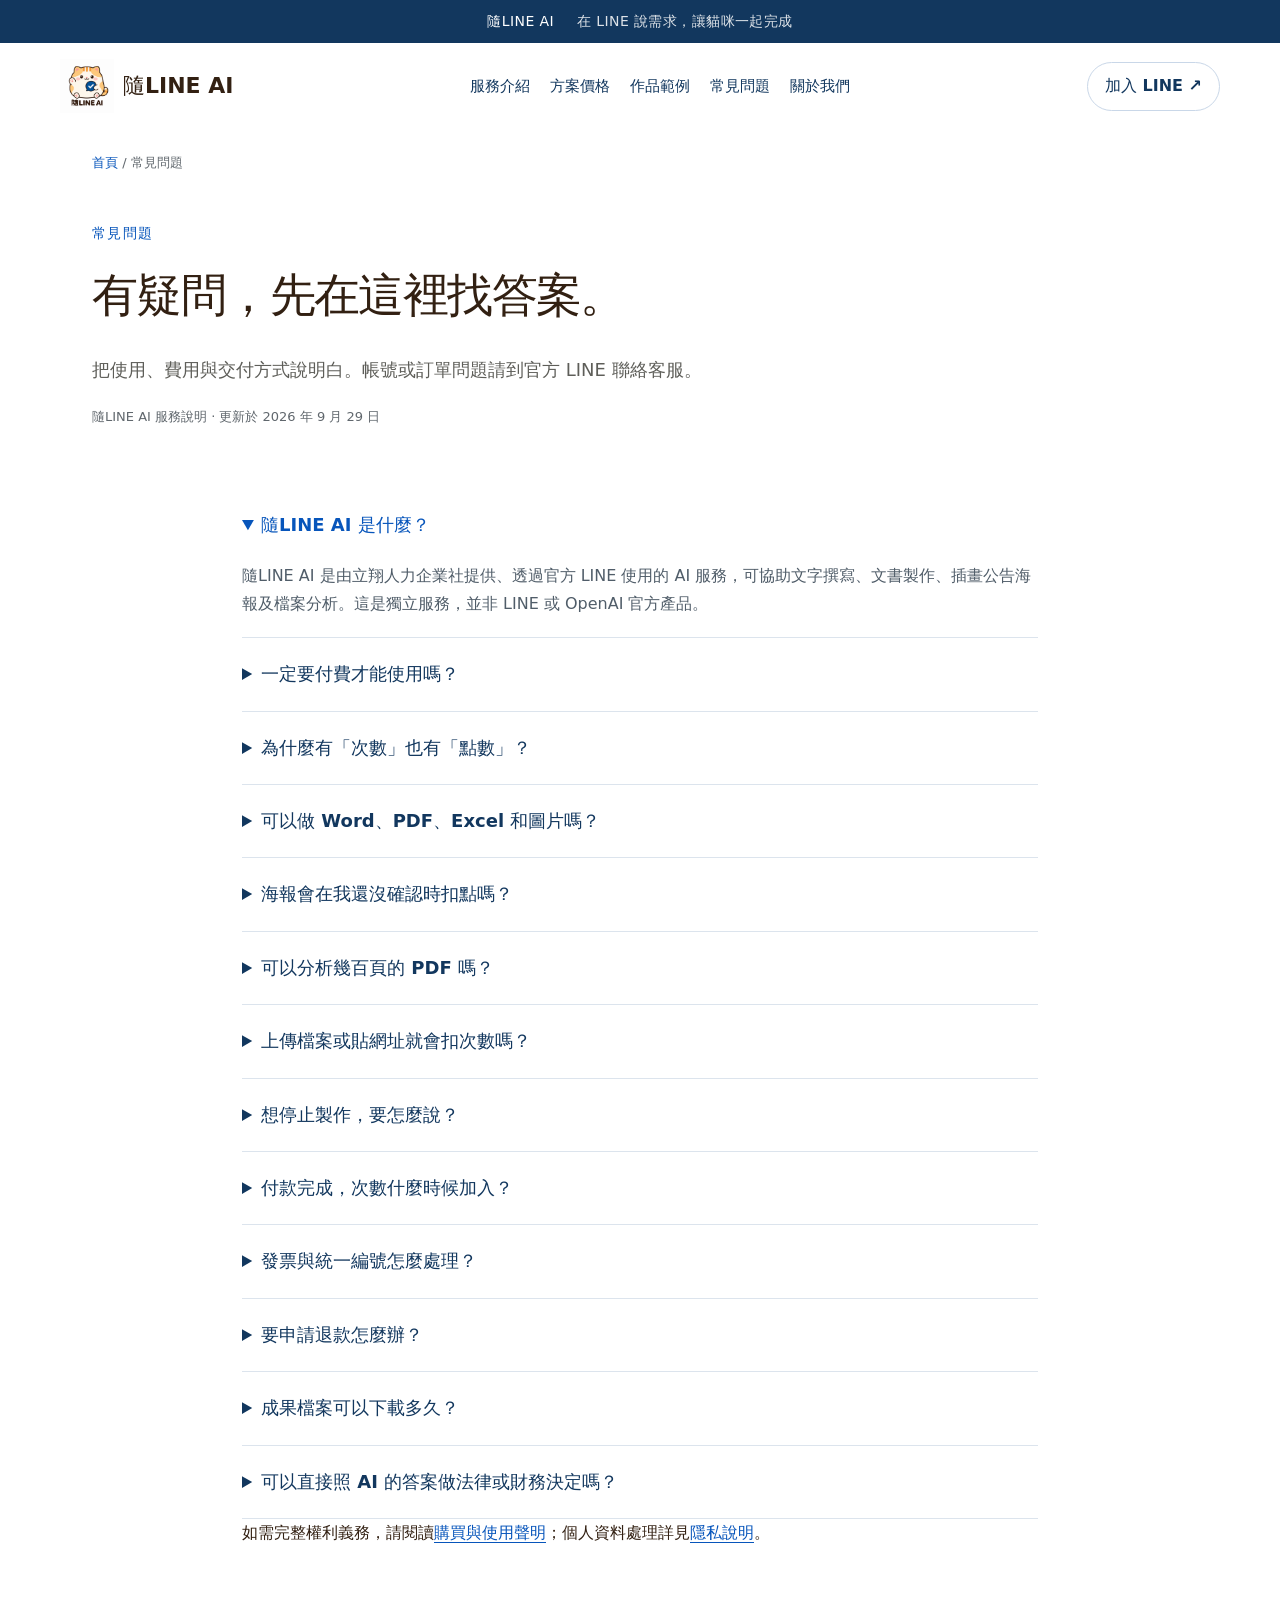
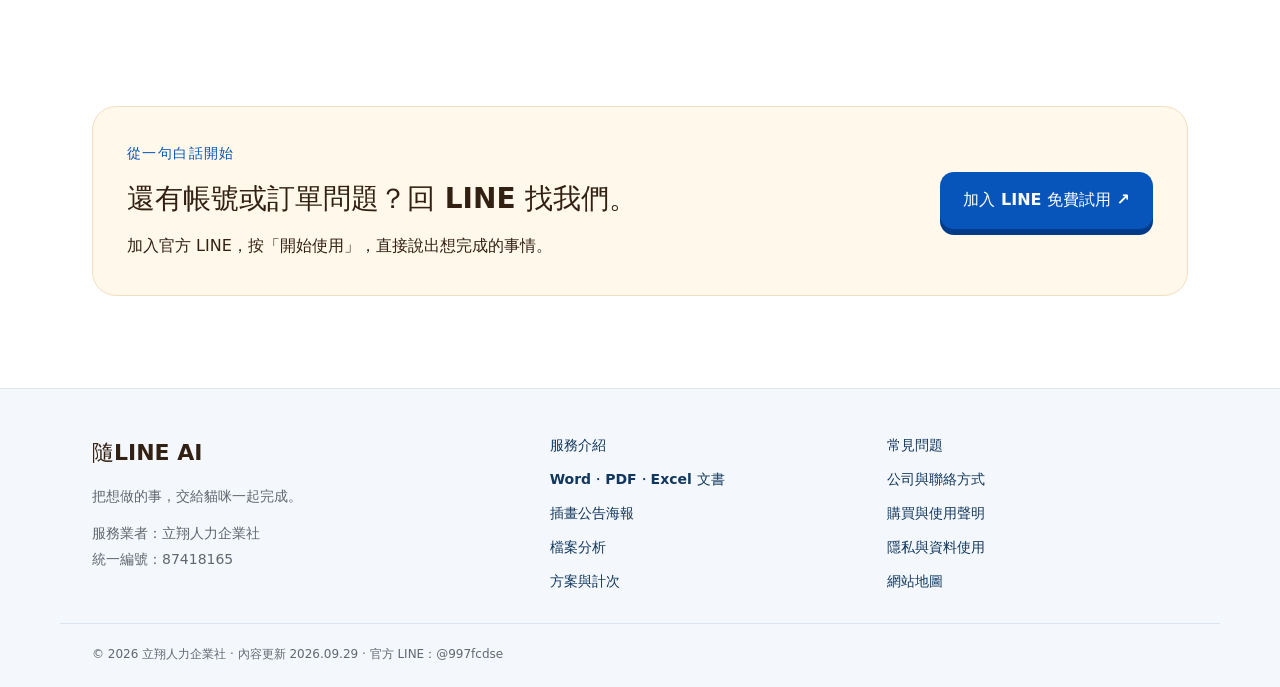
<file: faq.html>
<!doctype html>
<html lang="zh-Hant-TW"><head><meta charset="utf-8"><meta name="viewport" content="width=device-width,initial-scale=1"><title>常見問題｜試用、扣點、檔案、付款與退款</title><meta name="description" content="隨LINE AI 常見問題：一般聊天是否扣點、海報6點、長PDF分析、檔案保存、付款入帳、統編發票及退款申請，一頁找到清楚答案。"><meta name="robots" content="index, follow, max-image-preview:large"><meta name="theme-color" content="#12375e"><link rel="canonical" href="https://sui-line-ai-website.onrender.com/faq.html"><link rel="icon" href="logo.png"><link rel="stylesheet" href="style.css?v=20260925c"><link rel="stylesheet" href="site.css?v=20260929a"><meta property="og:locale" content="zh_TW"><meta property="og:type" content="website"><meta property="og:site_name" content="隨LINE AI"><meta property="og:title" content="常見問題｜試用、扣點、檔案、付款與退款"><meta property="og:description" content="隨LINE AI 常見問題：一般聊天是否扣點、海報6點、長PDF分析、檔案保存、付款入帳、統編發票及退款申請，一頁找到清楚答案。"><meta property="og:url" content="https://sui-line-ai-website.onrender.com/faq.html"><meta property="og:image" content="https://sui-line-ai-website.onrender.com/logo.png"><meta property="og:image:width" content="1254"><meta property="og:image:height" content="1254"><meta property="og:image:alt" content="隨LINE AI 肥橘貓品牌標誌"><meta name="twitter:card" content="summary_large_image"><meta name="twitter:title" content="常見問題｜試用、扣點、檔案、付款與退款"><meta name="twitter:description" content="隨LINE AI 常見問題：一般聊天是否扣點、海報6點、長PDF分析、檔案保存、付款入帳、統編發票及退款申請，一頁找到清楚答案。"><meta name="twitter:image" content="https://sui-line-ai-website.onrender.com/logo.png"><script type="application/ld+json">{"@context":"https://schema.org","@graph":[{"@type":"Organization","@id":"https://sui-line-ai-website.onrender.com/#organization","name":"隨LINE AI","legalName":"立翔人力企業社","url":"https://sui-line-ai-website.onrender.com/","logo":{"@type":"ImageObject","url":"https://sui-line-ai-website.onrender.com/logo.png","width":1254,"height":1254},"email":"qwes4572768@gmail.com","taxID":"87418165","address":{"@type":"PostalAddress","streetAddress":"龍恩里游泳路163號","addressLocality":"平鎮區","addressRegion":"桃園市","addressCountry":"TW"},"sameAs":["https://line.me/R/ti/p/%40997fcdse"]},{"@type":"WebSite","@id":"https://sui-line-ai-website.onrender.com/#website","name":"隨LINE AI","alternateName":"Sui LINE AI","url":"https://sui-line-ai-website.onrender.com/","inLanguage":"zh-Hant-TW","publisher":{"@id":"https://sui-line-ai-website.onrender.com/#organization"}},{"@type":"WebPage","@id":"https://sui-line-ai-website.onrender.com/faq.html#page","url":"https://sui-line-ai-website.onrender.com/faq.html","name":"常見問題｜試用、扣點、檔案、付款與退款","description":"隨LINE AI 常見問題：一般聊天是否扣點、海報6點、長PDF分析、檔案保存、付款入帳、統編發票及退款申請，一頁找到清楚答案。","inLanguage":"zh-Hant-TW","isPartOf":{"@id":"https://sui-line-ai-website.onrender.com/#website"},"about":{"@id":"https://sui-line-ai-website.onrender.com/#organization"},"dateModified":"2026-09-29","breadcrumb":{"@id":"https://sui-line-ai-website.onrender.com/faq.html#breadcrumbs"}},{"@type":"BreadcrumbList","@id":"https://sui-line-ai-website.onrender.com/faq.html#breadcrumbs","itemListElement":[{"@type":"ListItem","position":1,"name":"隨LINE AI","item":"https://sui-line-ai-website.onrender.com/"},{"@type":"ListItem","position":2,"name":"常見問題","item":"https://sui-line-ai-website.onrender.com/faq.html"}]},{"@type":"FAQPage","@id":"https://sui-line-ai-website.onrender.com/faq.html#questions","mainEntity":[{"@type":"Question","name":"隨LINE AI 是什麼？","acceptedAnswer":{"@type":"Answer","text":"隨LINE AI 是由立翔人力企業社提供、透過官方 LINE 使用的 AI 服務，可協助文字撰寫、文書製作、插畫公告海報及檔案分析。這是獨立服務，並非 LINE 或 OpenAI 官方產品。"}},{"@type":"Question","name":"一定要付費才能使用嗎？","acceptedAnswer":{"@type":"Answer","text":"可以先試用。每個 LINE 帳號有一次性的文字 10 次、文書 10 次及檔案分析 5 次免費額度。一般聊天與操作問答免費，正式文字工作、檔案製作或分析依對應方案計次。"}},{"@type":"Question","name":"為什麼有「次數」也有「點數」？","acceptedAnswer":{"@type":"Answer","text":"兩者是同一種額度單位。一般文書每份 1 點；插畫公告海報每張 6 點，包含文書 1 點與插畫加扣 5 點。文書、文字與檔案分析三種額度分開，不能自動互換。"}},{"@type":"Question","name":"可以做 Word、PDF、Excel 和圖片嗎？","acceptedAnswer":{"@type":"Answer","text":"可以。文書工作會先提供格式選擇；同一份一般文件的 Word、PDF 與文件圖片合計使用 1 次文書額度。一份 Excel 表格使用 1 次。插畫公告海報另計 6 點，交付 PNG 與海報 PDF，不含可編輯海報 Word。"}},{"@type":"Question","name":"海報會在我還沒確認時扣點嗎？","acceptedAnswer":{"@type":"Answer","text":"不會。先選「插畫公告海報」，系統顯示每張共 6 點的報價，你確認後才製作。重新製作另一張海報也會先確認；再次下載同一份成果不扣點。"}},{"@type":"Question","name":"可以分析幾百頁的 PDF 嗎？","acceptedAnswer":{"@type":"Answer","text":"支援分批分析，單檔目前最多 1,000 頁、50MB，文字最多 200 萬字。PDF 或簡報每 20 頁使用 1 次，不足 20 頁進位；100 頁為 5 次、300 頁為 15 次。大檔先顯示總次數，確認後才執行。密碼、損壞檔與難以辨識的掃描內容可能無法處理。"}},{"@type":"Question","name":"上傳檔案或貼網址就會扣次數嗎？","acceptedAnswer":{"@type":"Answer","text":"未指定工作時，先做簡短初步辨識並等待你的需求，不扣工作次數；網址與附件合計每天最多 20 份初步辨識，這不等於全文分析。你提出正式整理或修改要求後，才依工作類型計次。"}},{"@type":"Question","name":"想停止製作，要怎麼說？","acceptedAnswer":{"@type":"Answer","text":"在 LINE 直接傳「停止」即可。尚未完成工作的保留額度會退回，已完成的成果保留。點數退回與已支付款項退款是不同流程。"}},{"@type":"Question","name":"付款完成，次數什麼時候加入？","acceptedAnswer":{"@type":"Answer","text":"系統收到並核對藍新的付款成功通知後，加入購買的額度。可在 LINE 傳「我的訂單」查看；若已扣款但尚未入帳，請提供訂單編號聯絡客服，不要重複付款。"}},{"@type":"Question","name":"發票與統一編號怎麼處理？","acceptedAnswer":{"@type":"Answer","text":"付款前填寫收件信箱；需要公司發票時填寫抬頭及統一編號。初期由業者人工開票並寄送，作業預計 5～7 日，仍依實際交易及法定時點開立、傳輸與交付。付款通知不是正式發票。"}},{"@type":"Question","name":"要申請退款怎麼辦？","acceptedAnswer":{"@type":"Answer","text":"在 LINE 傳「我的訂單」查詢訂單，再依系統提示或傳「退款申請：訂單編號」提出申請。客服會查核購買、使用與交付紀錄，依個別交易情形及適用法令處理；提出申請不代表款項已退回。"}},{"@type":"Question","name":"成果檔案可以下載多久？","acceptedAnswer":{"@type":"Answer","text":"完成後提供 7 天下載期限，下載不會重新計次或延長期限。請及時存到自己的裝置；7 天不表示所有交易紀錄和備份也會自動刪除。如需資料權利協助，請聯絡客服。"}},{"@type":"Question","name":"可以直接照 AI 的答案做法律或財務決定嗎？","acceptedAnswer":{"@type":"Answer","text":"AI 可能出錯，請核對來源、人名、日期與金額。法律、醫療或財務決策應由適當專業人士確認；本服務不提供律師委任、醫療診斷或投資顧問服務。"}}]}]}</script><link rel="stylesheet" href="mobile.css?v=20260929b"></head><body class="site-shell"><a class="skip" href="#main">跳到主要內容</a><div class="preview">隨LINE AI <span>在 LINE 說需求，讓貓咪一起完成</span></div><header class="site-header"><a class="brand" href="/"><img src="logo.png" width="1254" height="1254" alt="隨LINE AI 肥橘貓標誌"><strong>隨LINE AI</strong></a><nav class="desktop-nav" aria-label="主要導覽"><a href="services.html">服務介紹</a><a href="pricing.html">方案價格</a><a href="documents.html">作品範例</a><a href="faq.html">常見問題</a><a href="about.html">關於我們</a></nav><a class="small-cta" href="https://line.me/R/ti/p/%40997fcdse">加入 LINE ↗</a><details class="mobile-nav"><summary>探索網站</summary><nav aria-label="手機導覽"><a href="services.html">服務介紹</a><a href="pricing.html">方案價格</a><a href="documents.html">作品範例</a><a href="faq.html">常見問題</a><a href="about.html">關於我們</a><a href="posters.html">插畫海報</a><a href="file-analysis.html">檔案分析</a></nav></details></header><main id="main"><div class="wrap breadcrumbs"><a href="/">首頁</a><span aria-hidden="true"> / </span><span>常見問題</span></div><section class="wrap page-hero"><p class="eyebrow">常見問題</p><h1>有疑問，先在這裡找答案。</h1><p class="lead">把使用、費用與交付方式說明白。帳號或訂單問題請到官方 LINE 聯絡客服。</p><p class="updated">隨LINE AI 服務說明 · 更新於 <time datetime="2026-09-29">2026 年 9 月 29 日</time></p></section><section class="wrap reading section"><details class="faq-item" open><summary>隨LINE AI 是什麼？</summary><div><p>隨LINE AI 是由立翔人力企業社提供、透過官方 LINE 使用的 AI 服務，可協助文字撰寫、文書製作、插畫公告海報及檔案分析。這是獨立服務，並非 LINE 或 OpenAI 官方產品。</p></div></details><details class="faq-item"><summary>一定要付費才能使用嗎？</summary><div><p>可以先試用。每個 LINE 帳號有一次性的文字 10 次、文書 10 次及檔案分析 5 次免費額度。一般聊天與操作問答免費，正式文字工作、檔案製作或分析依對應方案計次。</p></div></details><details class="faq-item"><summary>為什麼有「次數」也有「點數」？</summary><div><p>兩者是同一種額度單位。一般文書每份 1 點；插畫公告海報每張 6 點，包含文書 1 點與插畫加扣 5 點。文書、文字與檔案分析三種額度分開，不能自動互換。</p></div></details><details class="faq-item"><summary>可以做 Word、PDF、Excel 和圖片嗎？</summary><div><p>可以。文書工作會先提供格式選擇；同一份一般文件的 Word、PDF 與文件圖片合計使用 1 次文書額度。一份 Excel 表格使用 1 次。插畫公告海報另計 6 點，交付 PNG 與海報 PDF，不含可編輯海報 Word。</p></div></details><details class="faq-item"><summary>海報會在我還沒確認時扣點嗎？</summary><div><p>不會。先選「插畫公告海報」，系統顯示每張共 6 點的報價，你確認後才製作。重新製作另一張海報也會先確認；再次下載同一份成果不扣點。</p></div></details><details class="faq-item"><summary>可以分析幾百頁的 PDF 嗎？</summary><div><p>支援分批分析，單檔目前最多 1,000 頁、50MB，文字最多 200 萬字。PDF 或簡報每 20 頁使用 1 次，不足 20 頁進位；100 頁為 5 次、300 頁為 15 次。大檔先顯示總次數，確認後才執行。密碼、損壞檔與難以辨識的掃描內容可能無法處理。</p></div></details><details class="faq-item"><summary>上傳檔案或貼網址就會扣次數嗎？</summary><div><p>未指定工作時，先做簡短初步辨識並等待你的需求，不扣工作次數；網址與附件合計每天最多 20 份初步辨識，這不等於全文分析。你提出正式整理或修改要求後，才依工作類型計次。</p></div></details><details class="faq-item"><summary>想停止製作，要怎麼說？</summary><div><p>在 LINE 直接傳「停止」即可。尚未完成工作的保留額度會退回，已完成的成果保留。點數退回與已支付款項退款是不同流程。</p></div></details><details class="faq-item"><summary>付款完成，次數什麼時候加入？</summary><div><p>系統收到並核對藍新的付款成功通知後，加入購買的額度。可在 LINE 傳「我的訂單」查看；若已扣款但尚未入帳，請提供訂單編號聯絡客服，不要重複付款。</p></div></details><details class="faq-item"><summary>發票與統一編號怎麼處理？</summary><div><p>付款前填寫收件信箱；需要公司發票時填寫抬頭及統一編號。初期由業者人工開票並寄送，作業預計 5～7 日，仍依實際交易及法定時點開立、傳輸與交付。付款通知不是正式發票。</p></div></details><details class="faq-item"><summary>要申請退款怎麼辦？</summary><div><p>在 LINE 傳「我的訂單」查詢訂單，再依系統提示或傳「退款申請：訂單編號」提出申請。客服會查核購買、使用與交付紀錄，依個別交易情形及適用法令處理；提出申請不代表款項已退回。</p></div></details><details class="faq-item"><summary>成果檔案可以下載多久？</summary><div><p>完成後提供 7 天下載期限，下載不會重新計次或延長期限。請及時存到自己的裝置；7 天不表示所有交易紀錄和備份也會自動刪除。如需資料權利協助，請聯絡客服。</p></div></details><details class="faq-item"><summary>可以直接照 AI 的答案做法律或財務決定嗎？</summary><div><p>AI 可能出錯，請核對來源、人名、日期與金額。法律、醫療或財務決策應由適當專業人士確認；本服務不提供律師委任、醫療診斷或投資顧問服務。</p></div></details><p>如需完整權利義務，請閱讀<a href="terms.html">購買與使用聲明</a>；個人資料處理詳見<a href="privacy.html">隱私說明</a>。</p></section><section class="wrap section"><div class="callout"><div><p class="eyebrow">從一句白話開始</p><h2>還有帳號或訂單問題？回 LINE 找我們。</h2><p>加入官方 LINE，按「開始使用」，直接說出想完成的事情。</p></div><a class="button primary" href="https://line.me/R/ti/p/%40997fcdse">加入 LINE 免費試用 ↗</a></div></section></main><footer class="site-footer"><div class="wrap footer-grid"><div><a class="brand" href="/">隨LINE AI</a><p>把想做的事，交給貓咪一起完成。</p><p>服務業者：立翔人力企業社<br>統一編號：87418165</p></div><nav aria-label="服務頁面"><a href="services.html">服務介紹</a><a href="documents.html">Word・PDF・Excel 文書</a><a href="posters.html">插畫公告海報</a><a href="file-analysis.html">檔案分析</a><a href="pricing.html">方案與計次</a></nav><nav aria-label="支援與公司資訊"><a href="faq.html">常見問題</a><a href="about.html">公司與聯絡方式</a><a href="terms.html">購買與使用聲明</a><a href="privacy.html">隱私與資料使用</a><a href="sitemap.xml">網站地圖</a></nav></div><div class="wrap footer-bottom">© 2026 立翔人力企業社 · 內容更新 <time datetime="2026-09-29">2026.09.29</time> · 官方 LINE：@997fcdse</div></footer></body></html>
</file>
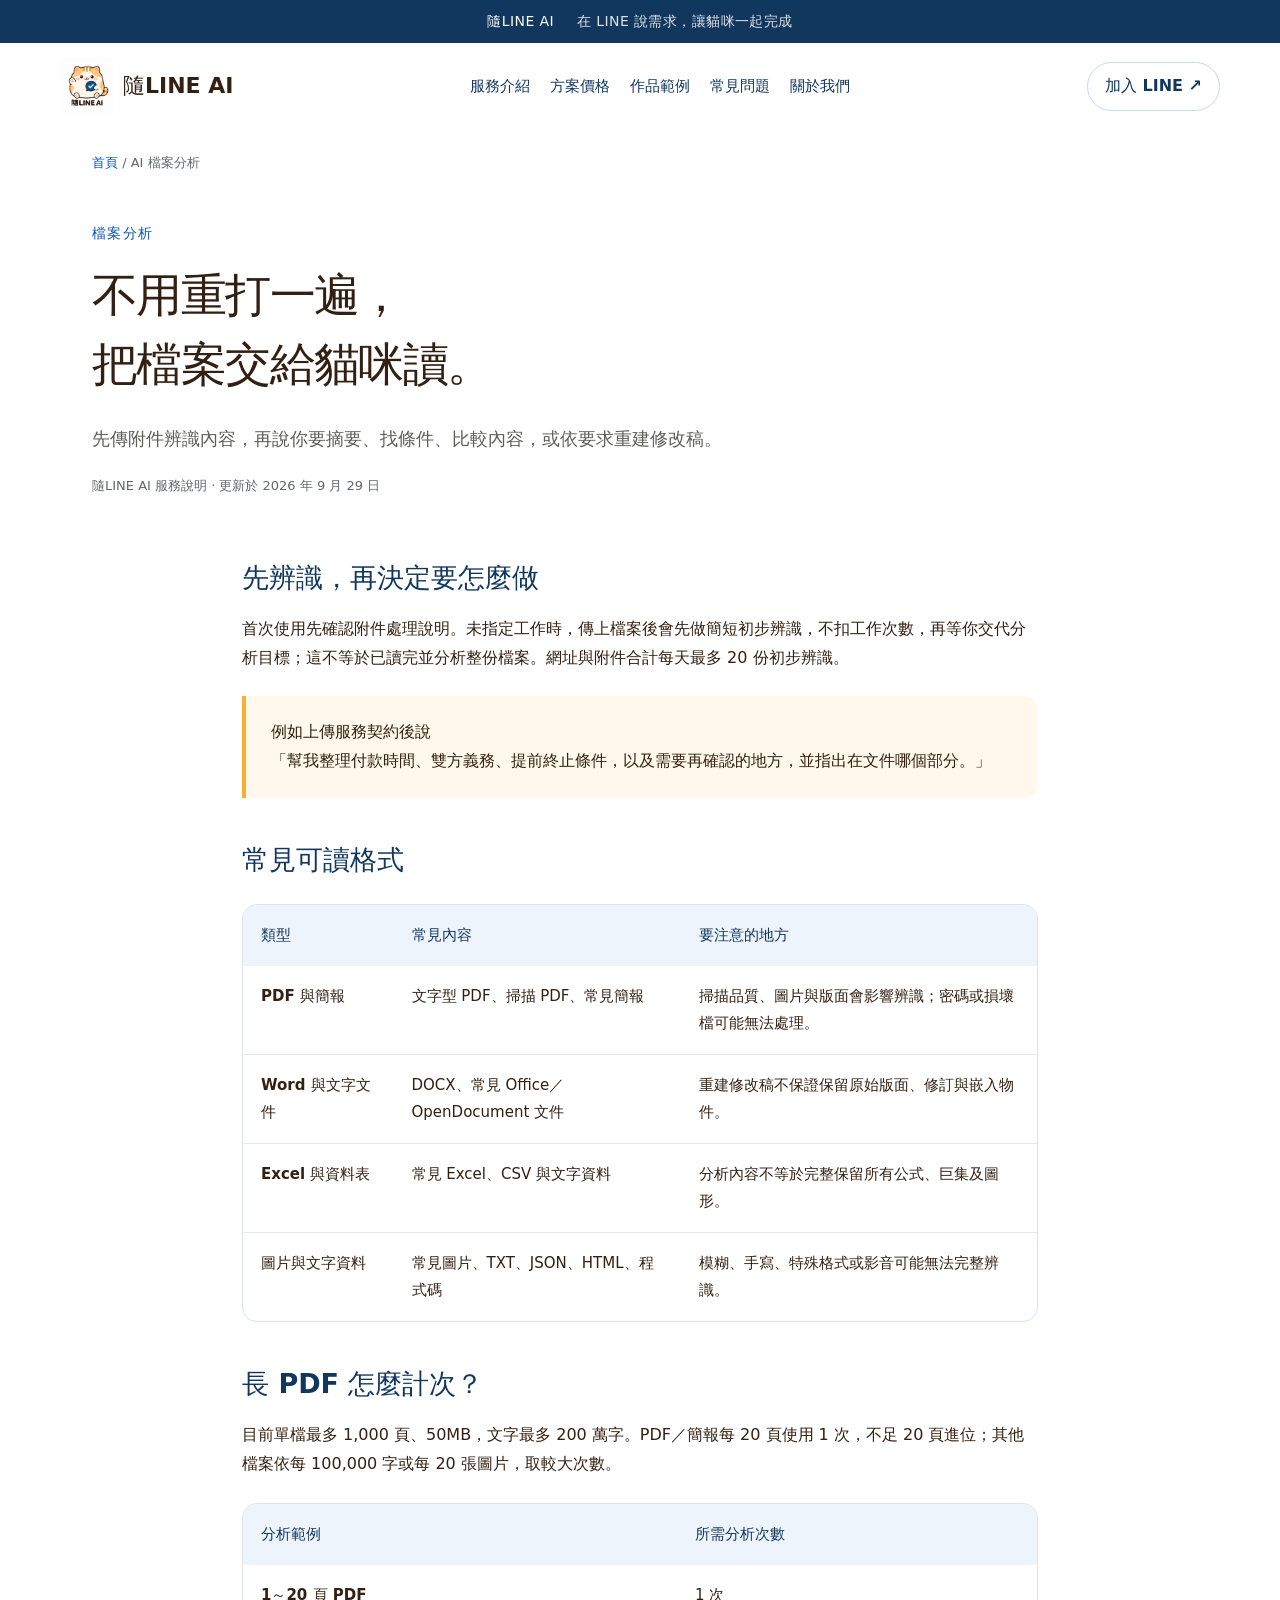
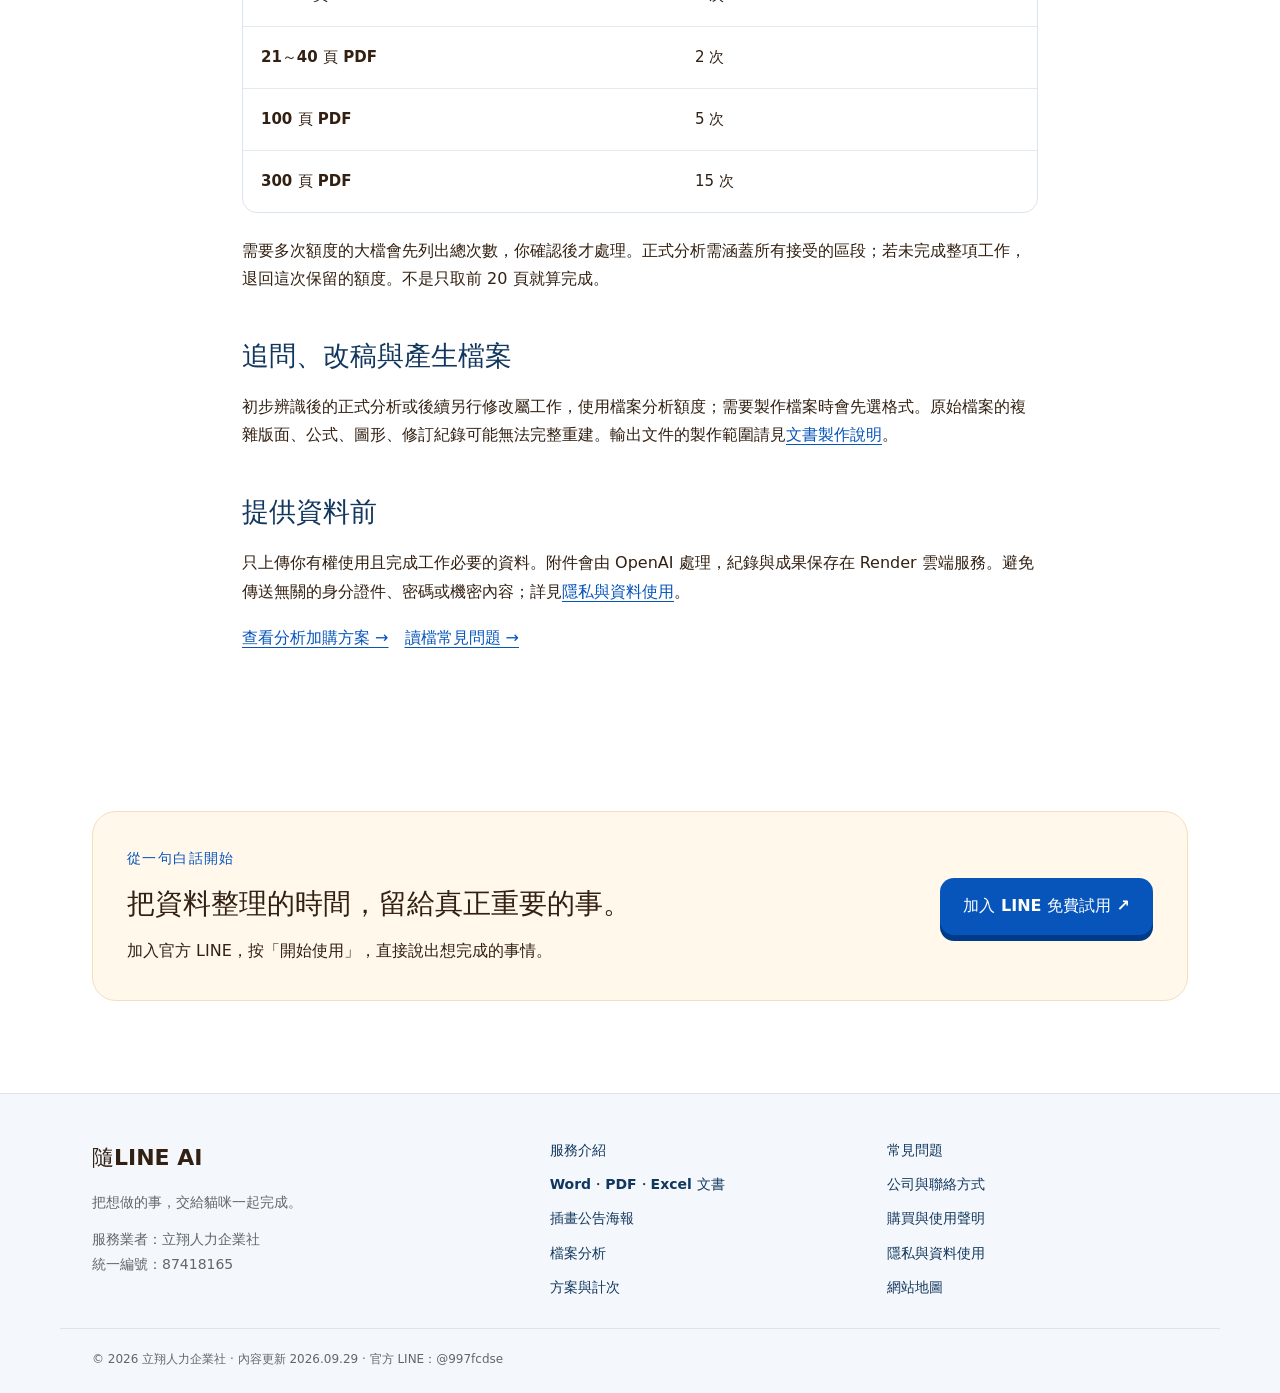
<file: file-analysis.html>
<!doctype html>
<html lang="zh-Hant-TW"><head><meta charset="utf-8"><meta name="viewport" content="width=device-width,initial-scale=1"><title>AI 檔案分析｜PDF、Word、Excel、圖片與長文件</title><meta name="description" content="透過隨LINE AI 上傳 PDF、Word、Excel、圖片與常見文字檔，先辨識再分析。長 PDF 分批處理，頁數與計次先說明；查看支援格式及限制。"><meta name="robots" content="index, follow, max-image-preview:large"><meta name="theme-color" content="#12375e"><link rel="canonical" href="https://sui-line-ai-website.onrender.com/file-analysis.html"><link rel="icon" href="logo.png"><link rel="stylesheet" href="style.css?v=20260925c"><link rel="stylesheet" href="site.css?v=20260929a"><meta property="og:locale" content="zh_TW"><meta property="og:type" content="website"><meta property="og:site_name" content="隨LINE AI"><meta property="og:title" content="AI 檔案分析｜PDF、Word、Excel、圖片與長文件"><meta property="og:description" content="透過隨LINE AI 上傳 PDF、Word、Excel、圖片與常見文字檔，先辨識再分析。長 PDF 分批處理，頁數與計次先說明；查看支援格式及限制。"><meta property="og:url" content="https://sui-line-ai-website.onrender.com/file-analysis.html"><meta property="og:image" content="https://sui-line-ai-website.onrender.com/logo.png"><meta property="og:image:width" content="1254"><meta property="og:image:height" content="1254"><meta property="og:image:alt" content="隨LINE AI 肥橘貓品牌標誌"><meta name="twitter:card" content="summary_large_image"><meta name="twitter:title" content="AI 檔案分析｜PDF、Word、Excel、圖片與長文件"><meta name="twitter:description" content="透過隨LINE AI 上傳 PDF、Word、Excel、圖片與常見文字檔，先辨識再分析。長 PDF 分批處理，頁數與計次先說明；查看支援格式及限制。"><meta name="twitter:image" content="https://sui-line-ai-website.onrender.com/logo.png"><script type="application/ld+json">{"@context":"https://schema.org","@graph":[{"@type":"Organization","@id":"https://sui-line-ai-website.onrender.com/#organization","name":"隨LINE AI","legalName":"立翔人力企業社","url":"https://sui-line-ai-website.onrender.com/","logo":{"@type":"ImageObject","url":"https://sui-line-ai-website.onrender.com/logo.png","width":1254,"height":1254},"email":"qwes4572768@gmail.com","taxID":"87418165","address":{"@type":"PostalAddress","streetAddress":"龍恩里游泳路163號","addressLocality":"平鎮區","addressRegion":"桃園市","addressCountry":"TW"},"sameAs":["https://line.me/R/ti/p/%40997fcdse"]},{"@type":"WebSite","@id":"https://sui-line-ai-website.onrender.com/#website","name":"隨LINE AI","alternateName":"Sui LINE AI","url":"https://sui-line-ai-website.onrender.com/","inLanguage":"zh-Hant-TW","publisher":{"@id":"https://sui-line-ai-website.onrender.com/#organization"}},{"@type":"WebPage","@id":"https://sui-line-ai-website.onrender.com/file-analysis.html#page","url":"https://sui-line-ai-website.onrender.com/file-analysis.html","name":"AI 檔案分析｜PDF、Word、Excel、圖片與長文件","description":"透過隨LINE AI 上傳 PDF、Word、Excel、圖片與常見文字檔，先辨識再分析。長 PDF 分批處理，頁數與計次先說明；查看支援格式及限制。","inLanguage":"zh-Hant-TW","isPartOf":{"@id":"https://sui-line-ai-website.onrender.com/#website"},"about":{"@id":"https://sui-line-ai-website.onrender.com/#organization"},"dateModified":"2026-09-29","breadcrumb":{"@id":"https://sui-line-ai-website.onrender.com/file-analysis.html#breadcrumbs"}},{"@type":"BreadcrumbList","@id":"https://sui-line-ai-website.onrender.com/file-analysis.html#breadcrumbs","itemListElement":[{"@type":"ListItem","position":1,"name":"隨LINE AI","item":"https://sui-line-ai-website.onrender.com/"},{"@type":"ListItem","position":2,"name":"AI 檔案分析","item":"https://sui-line-ai-website.onrender.com/file-analysis.html"}]}]}</script><link rel="stylesheet" href="mobile.css?v=20260929b"></head><body class="site-shell"><a class="skip" href="#main">跳到主要內容</a><div class="preview">隨LINE AI <span>在 LINE 說需求，讓貓咪一起完成</span></div><header class="site-header"><a class="brand" href="/"><img src="logo.png" width="1254" height="1254" alt="隨LINE AI 肥橘貓標誌"><strong>隨LINE AI</strong></a><nav class="desktop-nav" aria-label="主要導覽"><a href="services.html">服務介紹</a><a href="pricing.html">方案價格</a><a href="documents.html">作品範例</a><a href="faq.html">常見問題</a><a href="about.html">關於我們</a></nav><a class="small-cta" href="https://line.me/R/ti/p/%40997fcdse">加入 LINE ↗</a><details class="mobile-nav"><summary>探索網站</summary><nav aria-label="手機導覽"><a href="services.html">服務介紹</a><a href="pricing.html">方案價格</a><a href="documents.html">作品範例</a><a href="faq.html">常見問題</a><a href="about.html">關於我們</a><a href="posters.html">插畫海報</a><a href="file-analysis.html">檔案分析</a></nav></details></header><main id="main"><div class="wrap breadcrumbs"><a href="/">首頁</a><span aria-hidden="true"> / </span><span>AI 檔案分析</span></div><section class="wrap page-hero"><p class="eyebrow">檔案分析</p><h1>不用重打一遍，<br>把檔案交給貓咪讀。</h1><p class="lead">先傳附件辨識內容，再說你要摘要、找條件、比較內容，或依要求重建修改稿。</p><p class="updated">隨LINE AI 服務說明 · 更新於 <time datetime="2026-09-29">2026 年 9 月 29 日</time></p></section><section class="wrap reading section"><h2>先辨識，再決定要怎麼做</h2><p>首次使用先確認附件處理說明。未指定工作時，傳上檔案後會先做簡短初步辨識，不扣工作次數，再等你交代分析目標；這不等於已讀完並分析整份檔案。網址與附件合計每天最多 20 份初步辨識。</p><div class="example"><b>例如上傳服務契約後說</b><p>「幫我整理付款時間、雙方義務、提前終止條件，以及需要再確認的地方，並指出在文件哪個部分。」</p></div><h2>常見可讀格式</h2><div class="table-scroll" tabindex="0" role="region" aria-label="類型與常見內容與要注意的地方"><table class="responsive-table" role="table"><thead role="rowgroup"><tr role="row"><th scope="col" role="columnheader">類型</th><th scope="col" role="columnheader">常見內容</th><th scope="col" role="columnheader">要注意的地方</th></tr></thead><tbody role="rowgroup"><tr role="row"><th scope="row" role="rowheader">PDF 與簡報</th><td role="cell" data-label="常見內容">文字型 PDF、掃描 PDF、常見簡報</td><td role="cell" data-label="要注意的地方">掃描品質、圖片與版面會影響辨識；密碼或損壞檔可能無法處理。</td></tr><tr role="row"><th scope="row" role="rowheader">Word 與文字文件</th><td role="cell" data-label="常見內容">DOCX、常見 Office／OpenDocument 文件</td><td role="cell" data-label="要注意的地方">重建修改稿不保證保留原始版面、修訂與嵌入物件。</td></tr><tr role="row"><th scope="row" role="rowheader">Excel 與資料表</th><td role="cell" data-label="常見內容">常見 Excel、CSV 與文字資料</td><td role="cell" data-label="要注意的地方">分析內容不等於完整保留所有公式、巨集及圖形。</td></tr><tr role="row"><th scope="row" role="rowheader">圖片與文字資料</th><td role="cell" data-label="常見內容">常見圖片、TXT、JSON、HTML、程式碼</td><td role="cell" data-label="要注意的地方">模糊、手寫、特殊格式或影音可能無法完整辨識。</td></tr></tbody></table></div><h2>長 PDF 怎麼計次？</h2><p>目前單檔最多 1,000 頁、50MB，文字最多 200 萬字。PDF／簡報每 20 頁使用 1 次，不足 20 頁進位；其他檔案依每 100,000 字或每 20 張圖片，取較大次數。</p><div class="table-scroll" tabindex="0" role="region" aria-label="分析範例與所需分析次數"><table class="responsive-table" role="table"><thead role="rowgroup"><tr role="row"><th scope="col" role="columnheader">分析範例</th><th scope="col" role="columnheader">所需分析次數</th></tr></thead><tbody role="rowgroup"><tr role="row"><th scope="row" role="rowheader">1～20 頁 PDF</th><td role="cell" data-label="所需分析次數">1 次</td></tr><tr role="row"><th scope="row" role="rowheader">21～40 頁 PDF</th><td role="cell" data-label="所需分析次數">2 次</td></tr><tr role="row"><th scope="row" role="rowheader">100 頁 PDF</th><td role="cell" data-label="所需分析次數">5 次</td></tr><tr role="row"><th scope="row" role="rowheader">300 頁 PDF</th><td role="cell" data-label="所需分析次數">15 次</td></tr></tbody></table></div><p>需要多次額度的大檔會先列出總次數，你確認後才處理。正式分析需涵蓋所有接受的區段；若未完成整項工作，退回這次保留的額度。不是只取前 20 頁就算完成。</p><h2>追問、改稿與產生檔案</h2><p>初步辨識後的正式分析或後續另行修改屬工作，使用檔案分析額度；需要製作檔案時會先選格式。原始檔案的複雜版面、公式、圖形、修訂紀錄可能無法完整重建。輸出文件的製作範圍請見<a href="documents.html">文書製作說明</a>。</p><h2>提供資料前</h2><p>只上傳你有權使用且完成工作必要的資料。附件會由 OpenAI 處理，紀錄與成果保存在 Render 雲端服務。避免傳送無關的身分證件、密碼或機密內容；詳見<a href="privacy.html">隱私與資料使用</a>。</p><p><a href="pricing.html">查看分析加購方案 →</a>　<a href="faq.html">讀檔常見問題 →</a></p></section><section class="wrap section"><div class="callout"><div><p class="eyebrow">從一句白話開始</p><h2>把資料整理的時間，留給真正重要的事。</h2><p>加入官方 LINE，按「開始使用」，直接說出想完成的事情。</p></div><a class="button primary" href="https://line.me/R/ti/p/%40997fcdse">加入 LINE 免費試用 ↗</a></div></section></main><footer class="site-footer"><div class="wrap footer-grid"><div><a class="brand" href="/">隨LINE AI</a><p>把想做的事，交給貓咪一起完成。</p><p>服務業者：立翔人力企業社<br>統一編號：87418165</p></div><nav aria-label="服務頁面"><a href="services.html">服務介紹</a><a href="documents.html">Word・PDF・Excel 文書</a><a href="posters.html">插畫公告海報</a><a href="file-analysis.html">檔案分析</a><a href="pricing.html">方案與計次</a></nav><nav aria-label="支援與公司資訊"><a href="faq.html">常見問題</a><a href="about.html">公司與聯絡方式</a><a href="terms.html">購買與使用聲明</a><a href="privacy.html">隱私與資料使用</a><a href="sitemap.xml">網站地圖</a></nav></div><div class="wrap footer-bottom">© 2026 立翔人力企業社 · 內容更新 <time datetime="2026-09-29">2026.09.29</time> · 官方 LINE：@997fcdse</div></footer></body></html>
</file>
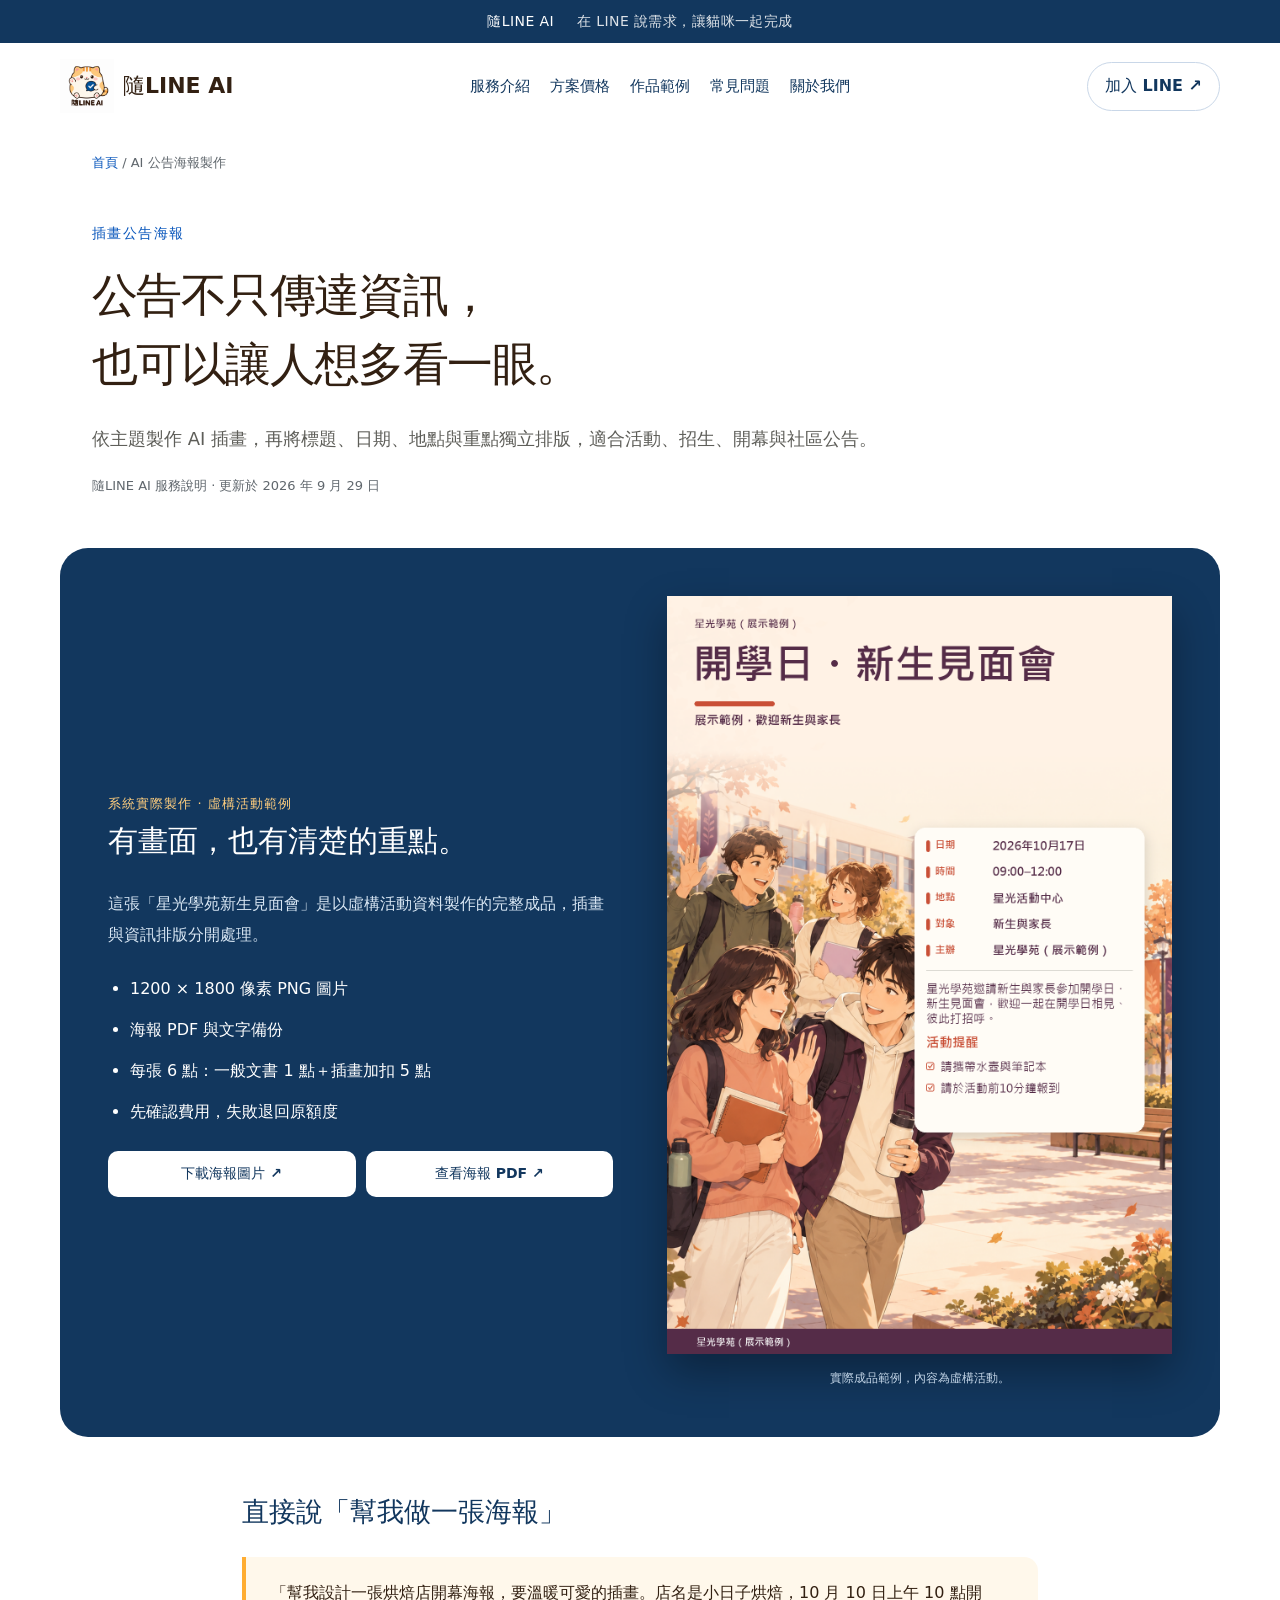
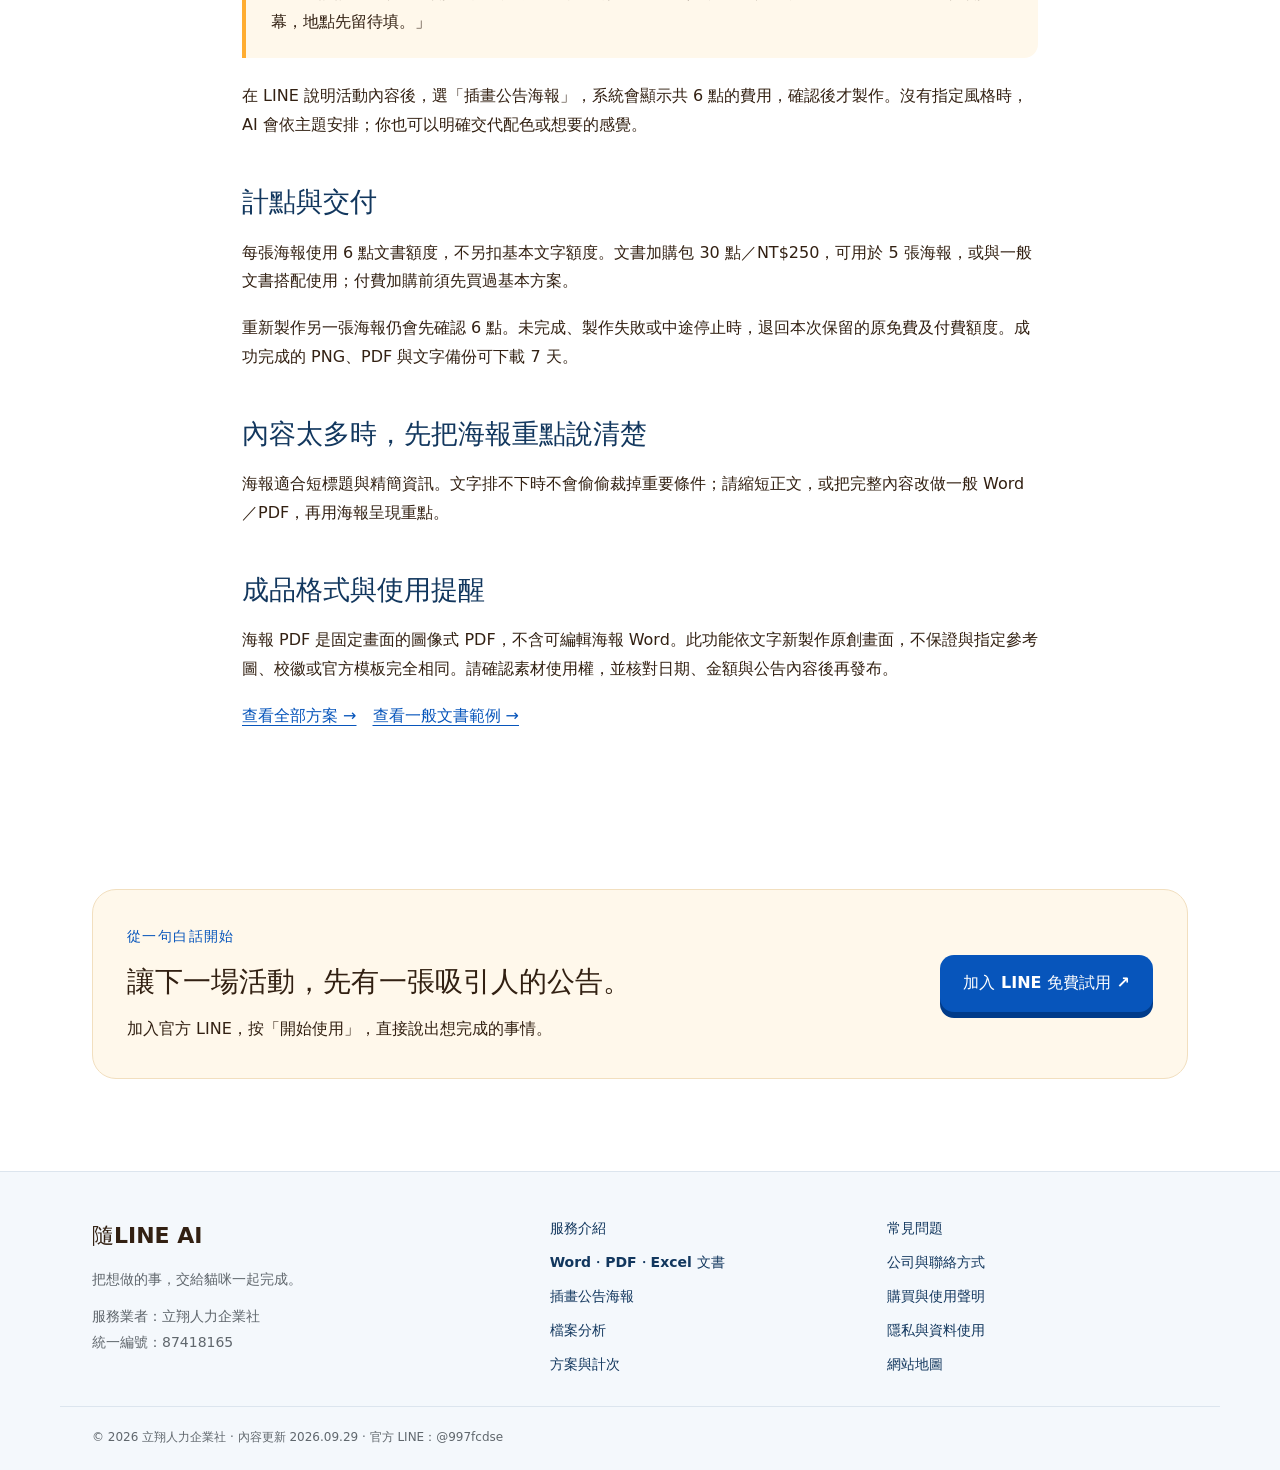
<file: posters.html>
<!doctype html>
<html lang="zh-Hant-TW"><head><meta charset="utf-8"><meta name="viewport" content="width=device-width,initial-scale=1"><title>AI 公告海報製作｜插畫活動宣傳圖與 PDF</title><meta name="description" content="隨LINE AI 在 LINE 製作插畫公告海報，搭配繁體中文排版，交付 PNG 與海報 PDF。每張 6 點文書額度，先確認再製作，附實際範例。"><meta name="robots" content="index, follow, max-image-preview:large"><meta name="theme-color" content="#12375e"><link rel="canonical" href="https://sui-line-ai-website.onrender.com/posters.html"><link rel="icon" href="logo.png"><link rel="stylesheet" href="style.css?v=20260925c"><link rel="stylesheet" href="site.css?v=20260929a"><meta property="og:locale" content="zh_TW"><meta property="og:type" content="website"><meta property="og:site_name" content="隨LINE AI"><meta property="og:title" content="AI 公告海報製作｜插畫活動宣傳圖與 PDF"><meta property="og:description" content="隨LINE AI 在 LINE 製作插畫公告海報，搭配繁體中文排版，交付 PNG 與海報 PDF。每張 6 點文書額度，先確認再製作，附實際範例。"><meta property="og:url" content="https://sui-line-ai-website.onrender.com/posters.html"><meta property="og:image" content="https://sui-line-ai-website.onrender.com/poster-example.png"><meta property="og:image:width" content="1200"><meta property="og:image:height" content="1800"><meta property="og:image:alt" content="隨LINE AI 實際製作的虛構活動海報範例"><meta name="twitter:card" content="summary_large_image"><meta name="twitter:title" content="AI 公告海報製作｜插畫活動宣傳圖與 PDF"><meta name="twitter:description" content="隨LINE AI 在 LINE 製作插畫公告海報，搭配繁體中文排版，交付 PNG 與海報 PDF。每張 6 點文書額度，先確認再製作，附實際範例。"><meta name="twitter:image" content="https://sui-line-ai-website.onrender.com/poster-example.png"><script type="application/ld+json">{"@context":"https://schema.org","@graph":[{"@type":"Organization","@id":"https://sui-line-ai-website.onrender.com/#organization","name":"隨LINE AI","legalName":"立翔人力企業社","url":"https://sui-line-ai-website.onrender.com/","logo":{"@type":"ImageObject","url":"https://sui-line-ai-website.onrender.com/logo.png","width":1254,"height":1254},"email":"qwes4572768@gmail.com","taxID":"87418165","address":{"@type":"PostalAddress","streetAddress":"龍恩里游泳路163號","addressLocality":"平鎮區","addressRegion":"桃園市","addressCountry":"TW"},"sameAs":["https://line.me/R/ti/p/%40997fcdse"]},{"@type":"WebSite","@id":"https://sui-line-ai-website.onrender.com/#website","name":"隨LINE AI","alternateName":"Sui LINE AI","url":"https://sui-line-ai-website.onrender.com/","inLanguage":"zh-Hant-TW","publisher":{"@id":"https://sui-line-ai-website.onrender.com/#organization"}},{"@type":"WebPage","@id":"https://sui-line-ai-website.onrender.com/posters.html#page","url":"https://sui-line-ai-website.onrender.com/posters.html","name":"AI 公告海報製作｜插畫活動宣傳圖與 PDF","description":"隨LINE AI 在 LINE 製作插畫公告海報，搭配繁體中文排版，交付 PNG 與海報 PDF。每張 6 點文書額度，先確認再製作，附實際範例。","inLanguage":"zh-Hant-TW","isPartOf":{"@id":"https://sui-line-ai-website.onrender.com/#website"},"about":{"@id":"https://sui-line-ai-website.onrender.com/#organization"},"dateModified":"2026-09-29","breadcrumb":{"@id":"https://sui-line-ai-website.onrender.com/posters.html#breadcrumbs"}},{"@type":"BreadcrumbList","@id":"https://sui-line-ai-website.onrender.com/posters.html#breadcrumbs","itemListElement":[{"@type":"ListItem","position":1,"name":"隨LINE AI","item":"https://sui-line-ai-website.onrender.com/"},{"@type":"ListItem","position":2,"name":"AI 公告海報製作","item":"https://sui-line-ai-website.onrender.com/posters.html"}]}]}</script><link rel="stylesheet" href="mobile.css?v=20260929b"></head><body class="site-shell"><a class="skip" href="#main">跳到主要內容</a><div class="preview">隨LINE AI <span>在 LINE 說需求，讓貓咪一起完成</span></div><header class="site-header"><a class="brand" href="/"><img src="logo.png" width="1254" height="1254" alt="隨LINE AI 肥橘貓標誌"><strong>隨LINE AI</strong></a><nav class="desktop-nav" aria-label="主要導覽"><a href="services.html">服務介紹</a><a href="pricing.html">方案價格</a><a href="documents.html">作品範例</a><a href="faq.html">常見問題</a><a href="about.html">關於我們</a></nav><a class="small-cta" href="https://line.me/R/ti/p/%40997fcdse">加入 LINE ↗</a><details class="mobile-nav"><summary>探索網站</summary><nav aria-label="手機導覽"><a href="services.html">服務介紹</a><a href="pricing.html">方案價格</a><a href="documents.html">作品範例</a><a href="faq.html">常見問題</a><a href="about.html">關於我們</a><a href="posters.html">插畫海報</a><a href="file-analysis.html">檔案分析</a></nav></details></header><main id="main"><div class="wrap breadcrumbs"><a href="/">首頁</a><span aria-hidden="true"> / </span><span>AI 公告海報製作</span></div><section class="wrap page-hero"><p class="eyebrow">插畫公告海報</p><h1>公告不只傳達資訊，<br>也可以讓人想多看一眼。</h1><p class="lead">依主題製作 AI 插畫，再將標題、日期、地點與重點獨立排版，適合活動、招生、開幕與社區公告。</p><p class="updated">隨LINE AI 服務說明 · 更新於 <time datetime="2026-09-29">2026 年 9 月 29 日</time></p></section><section class="wrap section sample-stage"><div class="sample-copy"><span class="sample-tag">系統實際製作 · 虛構活動範例</span><h2>有畫面，也有清楚的重點。</h2><p>這張「星光學苑新生見面會」是以虛構活動資料製作的完整成品，插畫與資訊排版分開處理。</p><ul class="sample-benefits"><li>1200 × 1800 像素 PNG 圖片</li><li>海報 PDF 與文字備份</li><li>每張 6 點：一般文書 1 點＋插畫加扣 5 點</li><li>先確認費用，失敗退回原額度</li></ul><div class="sample-downloads"><a href="poster-example.png" download>下載海報圖片 ↗</a><a href="poster-example.pdf">查看海報 PDF ↗</a></div></div><figure class="sample-paper"><img src="poster-example.png" width="1200" height="1800" alt="星光學苑開學日新生見面會插畫公告海報，虛構活動範例"><figcaption>實際成品範例，內容為虛構活動。</figcaption></figure></section><section class="wrap reading section"><h2>直接說「幫我做一張海報」</h2><div class="example"><p>「幫我設計一張烘焙店開幕海報，要溫暖可愛的插畫。店名是小日子烘焙，10 月 10 日上午 10 點開幕，地點先留待填。」</p></div><p>在 LINE 說明活動內容後，選「插畫公告海報」，系統會顯示共 6 點的費用，確認後才製作。沒有指定風格時，AI 會依主題安排；你也可以明確交代配色或想要的感覺。</p><h2>計點與交付</h2><p>每張海報使用 6 點文書額度，不另扣基本文字額度。文書加購包 30 點／NT$250，可用於 5 張海報，或與一般文書搭配使用；付費加購前須先買過基本方案。</p><p>重新製作另一張海報仍會先確認 6 點。未完成、製作失敗或中途停止時，退回本次保留的原免費及付費額度。成功完成的 PNG、PDF 與文字備份可下載 7 天。</p><h2>內容太多時，先把海報重點說清楚</h2><p>海報適合短標題與精簡資訊。文字排不下時不會偷偷裁掉重要條件；請縮短正文，或把完整內容改做一般 Word／PDF，再用海報呈現重點。</p><h2>成品格式與使用提醒</h2><p>海報 PDF 是固定畫面的圖像式 PDF，不含可編輯海報 Word。此功能依文字新製作原創畫面，不保證與指定參考圖、校徽或官方模板完全相同。請確認素材使用權，並核對日期、金額與公告內容後再發布。</p><p><a href="pricing.html">查看全部方案 →</a>　<a href="documents.html">查看一般文書範例 →</a></p></section><section class="wrap section"><div class="callout"><div><p class="eyebrow">從一句白話開始</p><h2>讓下一場活動，先有一張吸引人的公告。</h2><p>加入官方 LINE，按「開始使用」，直接說出想完成的事情。</p></div><a class="button primary" href="https://line.me/R/ti/p/%40997fcdse">加入 LINE 免費試用 ↗</a></div></section></main><footer class="site-footer"><div class="wrap footer-grid"><div><a class="brand" href="/">隨LINE AI</a><p>把想做的事，交給貓咪一起完成。</p><p>服務業者：立翔人力企業社<br>統一編號：87418165</p></div><nav aria-label="服務頁面"><a href="services.html">服務介紹</a><a href="documents.html">Word・PDF・Excel 文書</a><a href="posters.html">插畫公告海報</a><a href="file-analysis.html">檔案分析</a><a href="pricing.html">方案與計次</a></nav><nav aria-label="支援與公司資訊"><a href="faq.html">常見問題</a><a href="about.html">公司與聯絡方式</a><a href="terms.html">購買與使用聲明</a><a href="privacy.html">隱私與資料使用</a><a href="sitemap.xml">網站地圖</a></nav></div><div class="wrap footer-bottom">© 2026 立翔人力企業社 · 內容更新 <time datetime="2026-09-29">2026.09.29</time> · 官方 LINE：@997fcdse</div></footer></body></html>
</file>
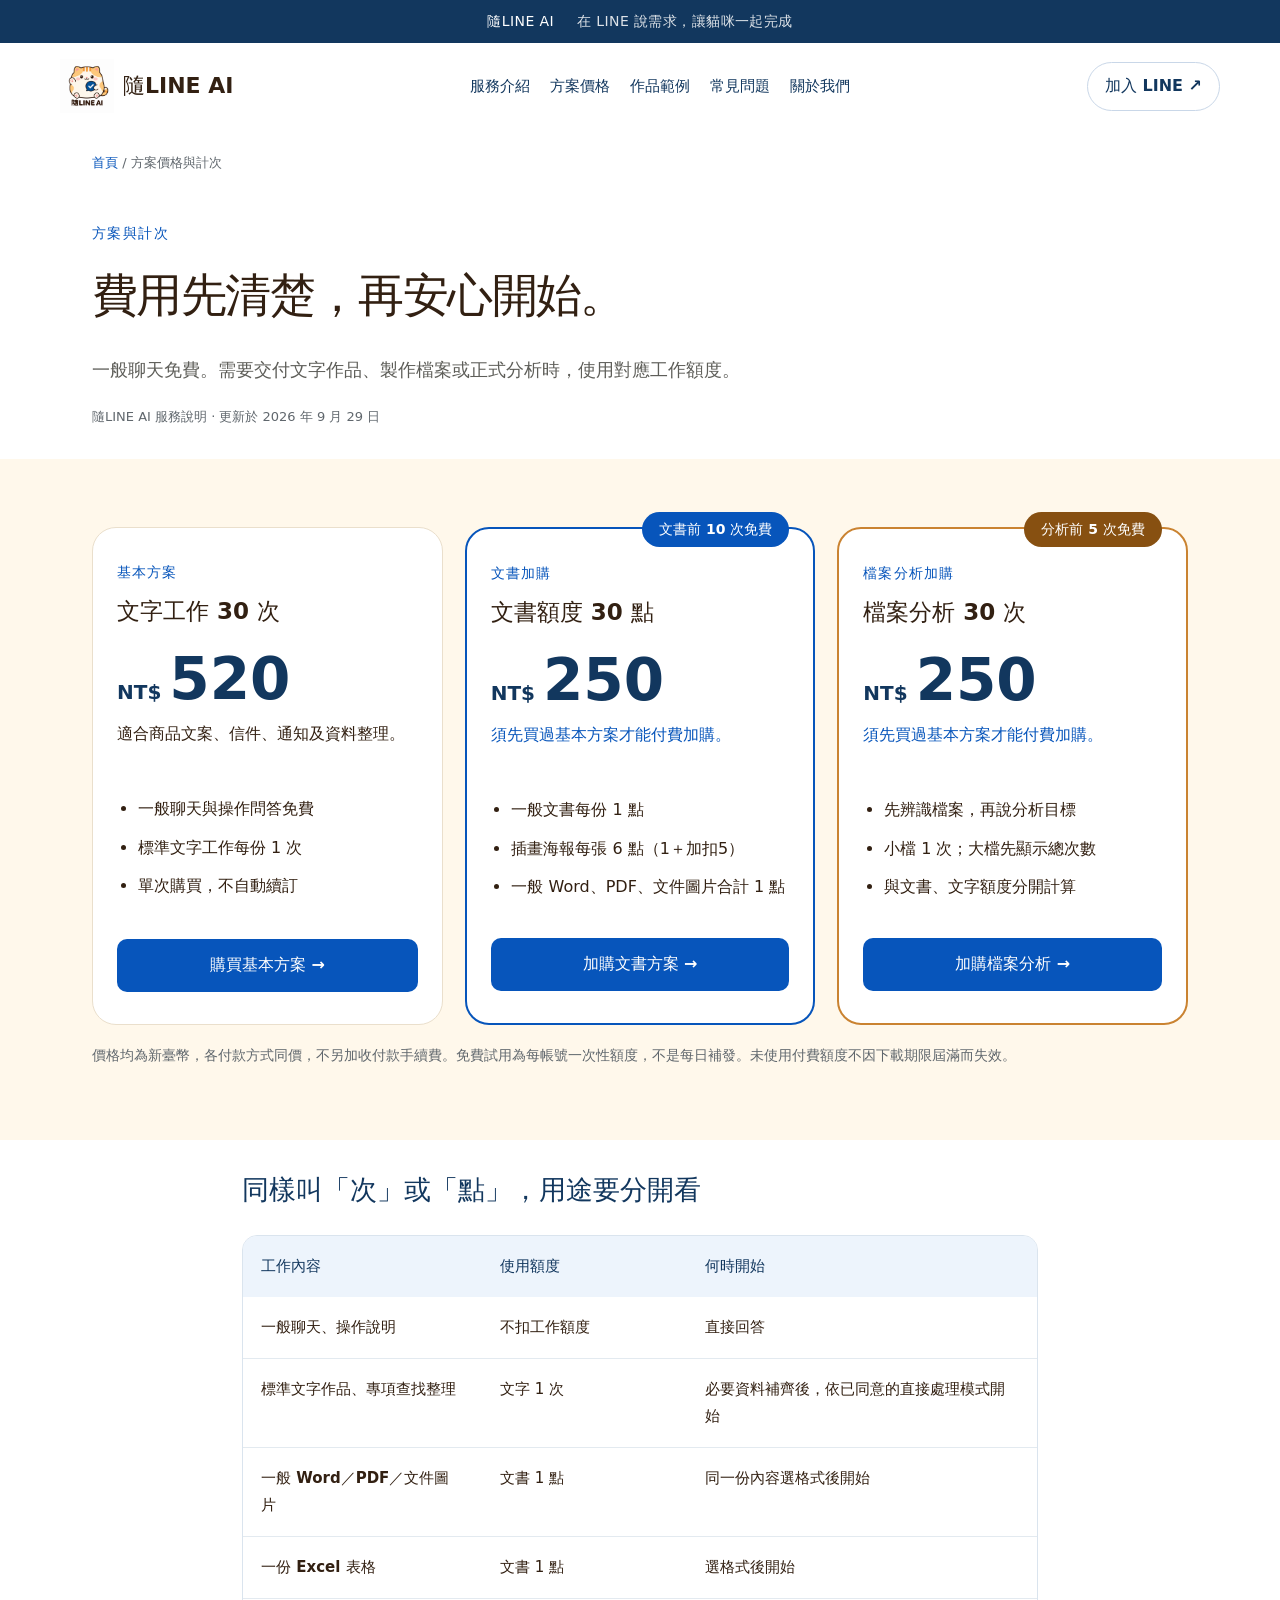
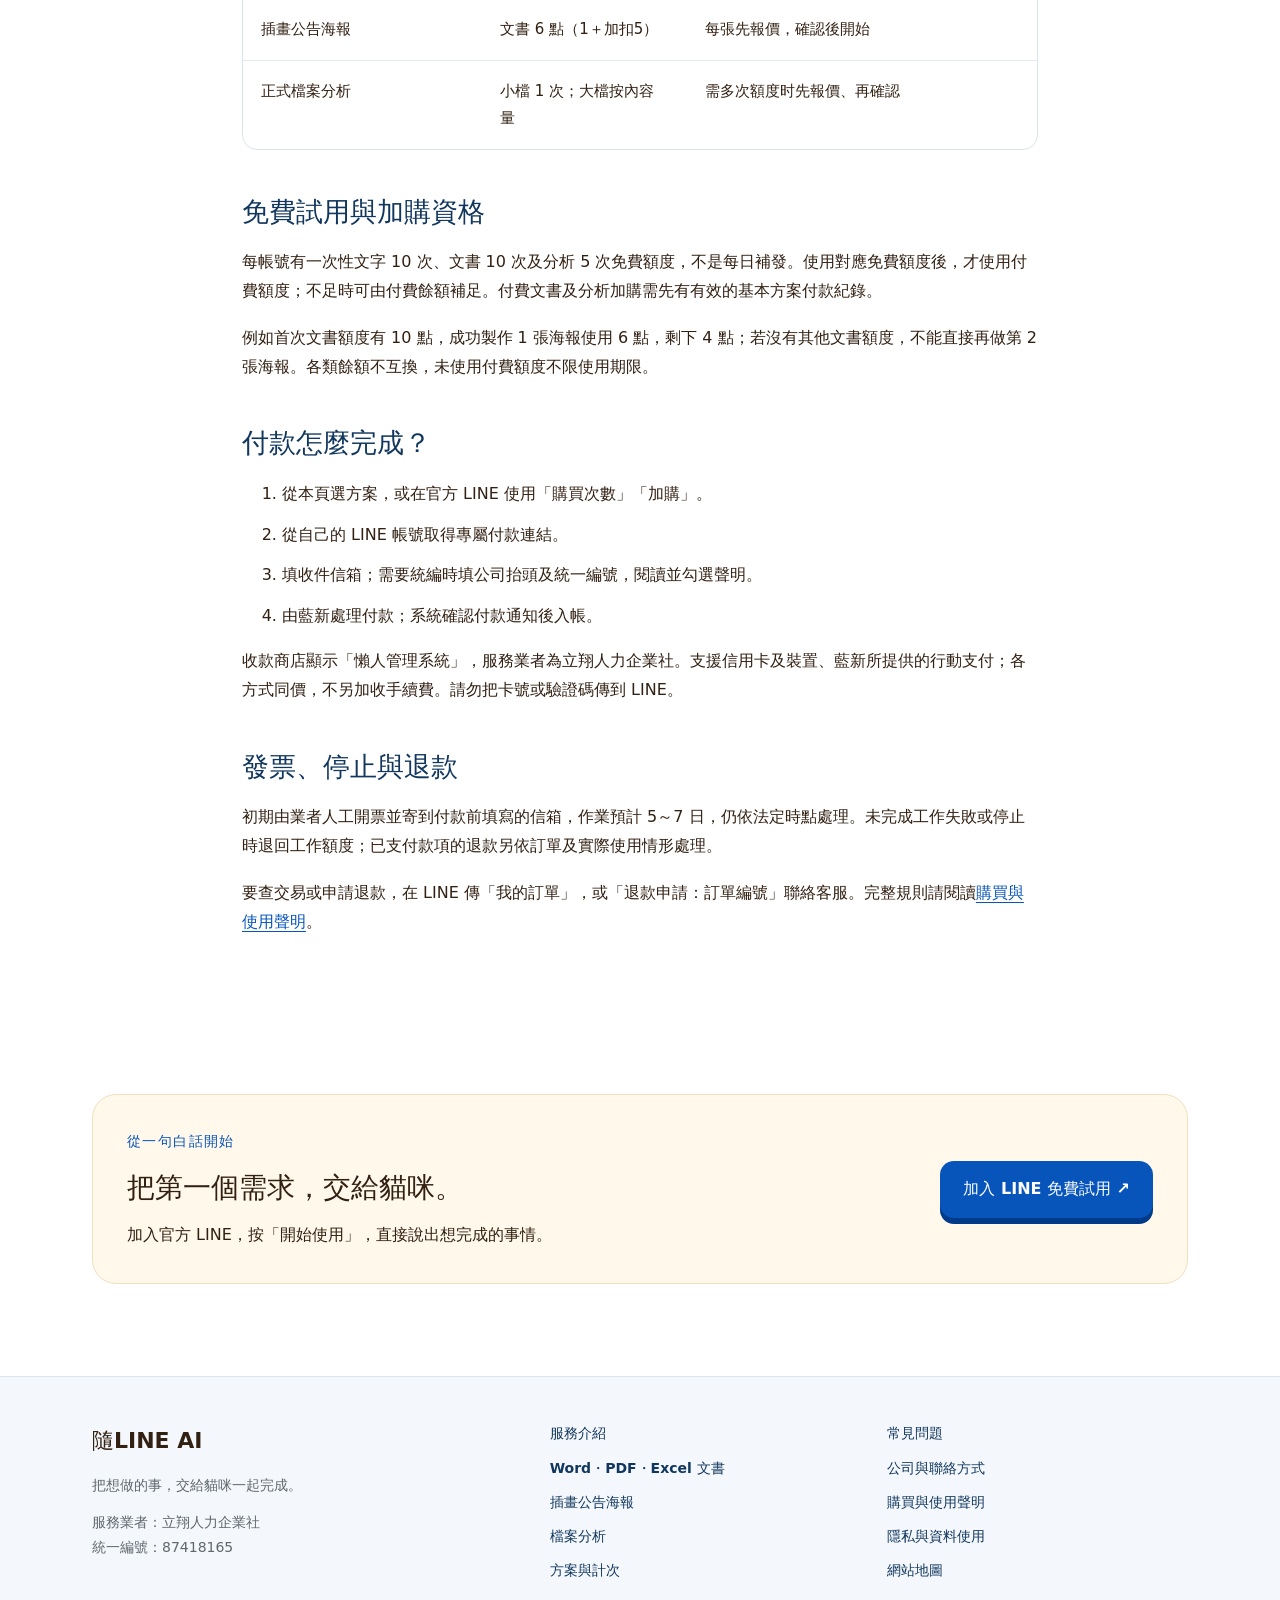
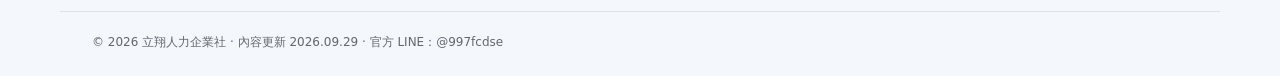
<file: pricing.html>
<!doctype html>
<html lang="zh-Hant-TW"><head><meta charset="utf-8"><meta name="viewport" content="width=device-width,initial-scale=1"><title>方案價格與計次｜基本30次520元、加購30次250元</title><meta name="description" content="查看隨LINE AI 基本文字30次520元，文書及檔案分析加購各30次250元；插畫海報每張6點。一次性免費試用、加購資格及付款流程公開說明。"><meta name="robots" content="index, follow, max-image-preview:large"><meta name="theme-color" content="#12375e"><link rel="canonical" href="https://sui-line-ai-website.onrender.com/pricing.html"><link rel="icon" href="logo.png"><link rel="stylesheet" href="style.css?v=20260925c"><link rel="stylesheet" href="site.css?v=20260929a"><meta property="og:locale" content="zh_TW"><meta property="og:type" content="website"><meta property="og:site_name" content="隨LINE AI"><meta property="og:title" content="方案價格與計次｜基本30次520元、加購30次250元"><meta property="og:description" content="查看隨LINE AI 基本文字30次520元，文書及檔案分析加購各30次250元；插畫海報每張6點。一次性免費試用、加購資格及付款流程公開說明。"><meta property="og:url" content="https://sui-line-ai-website.onrender.com/pricing.html"><meta property="og:image" content="https://sui-line-ai-website.onrender.com/logo.png"><meta property="og:image:width" content="1254"><meta property="og:image:height" content="1254"><meta property="og:image:alt" content="隨LINE AI 肥橘貓品牌標誌"><meta name="twitter:card" content="summary_large_image"><meta name="twitter:title" content="方案價格與計次｜基本30次520元、加購30次250元"><meta name="twitter:description" content="查看隨LINE AI 基本文字30次520元，文書及檔案分析加購各30次250元；插畫海報每張6點。一次性免費試用、加購資格及付款流程公開說明。"><meta name="twitter:image" content="https://sui-line-ai-website.onrender.com/logo.png"><script type="application/ld+json">{"@context":"https://schema.org","@graph":[{"@type":"Organization","@id":"https://sui-line-ai-website.onrender.com/#organization","name":"隨LINE AI","legalName":"立翔人力企業社","url":"https://sui-line-ai-website.onrender.com/","logo":{"@type":"ImageObject","url":"https://sui-line-ai-website.onrender.com/logo.png","width":1254,"height":1254},"email":"qwes4572768@gmail.com","taxID":"87418165","address":{"@type":"PostalAddress","streetAddress":"龍恩里游泳路163號","addressLocality":"平鎮區","addressRegion":"桃園市","addressCountry":"TW"},"sameAs":["https://line.me/R/ti/p/%40997fcdse"]},{"@type":"WebSite","@id":"https://sui-line-ai-website.onrender.com/#website","name":"隨LINE AI","alternateName":"Sui LINE AI","url":"https://sui-line-ai-website.onrender.com/","inLanguage":"zh-Hant-TW","publisher":{"@id":"https://sui-line-ai-website.onrender.com/#organization"}},{"@type":"WebPage","@id":"https://sui-line-ai-website.onrender.com/pricing.html#page","url":"https://sui-line-ai-website.onrender.com/pricing.html","name":"方案價格與計次｜基本30次520元、加購30次250元","description":"查看隨LINE AI 基本文字30次520元，文書及檔案分析加購各30次250元；插畫海報每張6點。一次性免費試用、加購資格及付款流程公開說明。","inLanguage":"zh-Hant-TW","isPartOf":{"@id":"https://sui-line-ai-website.onrender.com/#website"},"about":{"@id":"https://sui-line-ai-website.onrender.com/#organization"},"dateModified":"2026-09-29","breadcrumb":{"@id":"https://sui-line-ai-website.onrender.com/pricing.html#breadcrumbs"}},{"@type":"BreadcrumbList","@id":"https://sui-line-ai-website.onrender.com/pricing.html#breadcrumbs","itemListElement":[{"@type":"ListItem","position":1,"name":"隨LINE AI","item":"https://sui-line-ai-website.onrender.com/"},{"@type":"ListItem","position":2,"name":"方案價格與計次","item":"https://sui-line-ai-website.onrender.com/pricing.html"}]},{"@type":"OfferCatalog","name":"隨LINE AI 工作額度方案","itemListElement":[{"@type":"Offer","name":"文字工作30次","price":520,"priceCurrency":"TWD","url":"https://sui-line-ai-website.onrender.com/buy-basic.html","seller":{"@id":"https://sui-line-ai-website.onrender.com/#organization"},"itemOffered":{"@type":"Service","name":"文字工作30次","description":"標準文字作品與專項資料整理。","provider":{"@id":"https://sui-line-ai-website.onrender.com/#organization"}}},{"@type":"Offer","name":"文書額度30點","price":250,"priceCurrency":"TWD","url":"https://sui-line-ai-website.onrender.com/buy-documents.html","seller":{"@id":"https://sui-line-ai-website.onrender.com/#organization"},"itemOffered":{"@type":"Service","name":"文書額度30點","description":"須先購基本方案；一般文書1點，插畫海報6點。","provider":{"@id":"https://sui-line-ai-website.onrender.com/#organization"}}},{"@type":"Offer","name":"檔案分析30次","price":250,"priceCurrency":"TWD","url":"https://sui-line-ai-website.onrender.com/buy-scans.html","seller":{"@id":"https://sui-line-ai-website.onrender.com/#organization"},"itemOffered":{"@type":"Service","name":"檔案分析30次","description":"須先購基本方案；小檔1次，大檔先確認總次數。","provider":{"@id":"https://sui-line-ai-website.onrender.com/#organization"}}}]}]}</script><link rel="stylesheet" href="mobile.css?v=20260929b"></head><body class="site-shell"><a class="skip" href="#main">跳到主要內容</a><div class="preview">隨LINE AI <span>在 LINE 說需求，讓貓咪一起完成</span></div><header class="site-header"><a class="brand" href="/"><img src="logo.png" width="1254" height="1254" alt="隨LINE AI 肥橘貓標誌"><strong>隨LINE AI</strong></a><nav class="desktop-nav" aria-label="主要導覽"><a href="services.html">服務介紹</a><a href="pricing.html">方案價格</a><a href="documents.html">作品範例</a><a href="faq.html">常見問題</a><a href="about.html">關於我們</a></nav><a class="small-cta" href="https://line.me/R/ti/p/%40997fcdse">加入 LINE ↗</a><details class="mobile-nav"><summary>探索網站</summary><nav aria-label="手機導覽"><a href="services.html">服務介紹</a><a href="pricing.html">方案價格</a><a href="documents.html">作品範例</a><a href="faq.html">常見問題</a><a href="about.html">關於我們</a><a href="posters.html">插畫海報</a><a href="file-analysis.html">檔案分析</a></nav></details></header><main id="main"><div class="wrap breadcrumbs"><a href="/">首頁</a><span aria-hidden="true"> / </span><span>方案價格與計次</span></div><section class="wrap page-hero"><p class="eyebrow">方案與計次</p><h1>費用先清楚，再安心開始。</h1><p class="lead">一般聊天免費。需要交付文字作品、製作檔案或正式分析時，使用對應工作額度。</p><p class="updated">隨LINE AI 服務說明 · 更新於 <time datetime="2026-09-29">2026 年 9 月 29 日</time></p></section><section class="section pricing"><div class="wrap"><div class="plan-grid"><article class="plan"><p class="plan-label">基本方案</p><h3>文字工作 30 次</h3><div class="price"><span>NT$</span>520</div><p>適合商品文案、信件、通知及資料整理。</p><ul><li>一般聊天與操作問答免費</li><li>標準文字工作每份 1 次</li><li>單次購買，不自動續訂</li></ul><a class="plan-status" href="buy-basic.html">購買基本方案 →</a></article><article class="plan addon"><span class="trial">文書前 10 次免費</span><p class="plan-label">文書加購</p><h3>文書額度 30 點</h3><div class="price"><span>NT$</span>250</div><p class="requirement">須先買過基本方案才能付費加購。</p><ul><li>一般文書每份 1 點</li><li>插畫海報每張 6 點（1＋加扣5）</li><li>一般 Word、PDF、文件圖片合計 1 點</li></ul><a class="plan-status" href="buy-documents.html">加購文書方案 →</a></article><article class="plan scan-plan"><span class="trial">分析前 5 次免費</span><p class="plan-label">檔案分析加購</p><h3>檔案分析 30 次</h3><div class="price"><span>NT$</span>250</div><p class="requirement">須先買過基本方案才能付費加購。</p><ul><li>先辨識檔案，再說分析目標</li><li>小檔 1 次；大檔先顯示總次數</li><li>與文書、文字額度分開計算</li></ul><a class="plan-status" href="buy-scans.html">加購檔案分析 →</a></article></div><p class="fine">價格均為新臺幣，各付款方式同價，不另加收付款手續費。免費試用為每帳號一次性額度，不是每日補發。未使用付費額度不因下載期限屆滿而失效。</p></div></section><section class="wrap reading section"><h2>同樣叫「次」或「點」，用途要分開看</h2><div class="table-scroll" tabindex="0" role="region" aria-label="工作內容與使用額度與何時開始"><table class="responsive-table" role="table"><thead role="rowgroup"><tr role="row"><th scope="col" role="columnheader">工作內容</th><th scope="col" role="columnheader">使用額度</th><th scope="col" role="columnheader">何時開始</th></tr></thead><tbody role="rowgroup"><tr role="row"><th scope="row" role="rowheader">一般聊天、操作說明</th><td role="cell" data-label="使用額度">不扣工作額度</td><td role="cell" data-label="何時開始">直接回答</td></tr><tr role="row"><th scope="row" role="rowheader">標準文字作品、專項查找整理</th><td role="cell" data-label="使用額度">文字 1 次</td><td role="cell" data-label="何時開始">必要資料補齊後，依已同意的直接處理模式開始</td></tr><tr role="row"><th scope="row" role="rowheader">一般 Word／PDF／文件圖片</th><td role="cell" data-label="使用額度">文書 1 點</td><td role="cell" data-label="何時開始">同一份內容選格式後開始</td></tr><tr role="row"><th scope="row" role="rowheader">一份 Excel 表格</th><td role="cell" data-label="使用額度">文書 1 點</td><td role="cell" data-label="何時開始">選格式後開始</td></tr><tr role="row"><th scope="row" role="rowheader">插畫公告海報</th><td role="cell" data-label="使用額度">文書 6 點（1＋加扣5）</td><td role="cell" data-label="何時開始">每張先報價，確認後開始</td></tr><tr role="row"><th scope="row" role="rowheader">正式檔案分析</th><td role="cell" data-label="使用額度">小檔 1 次；大檔按內容量</td><td role="cell" data-label="何時開始">需多次額度时先報價、再確認</td></tr></tbody></table></div><h2>免費試用與加購資格</h2><p>每帳號有一次性文字 10 次、文書 10 次及分析 5 次免費額度，不是每日補發。使用對應免費額度後，才使用付費額度；不足時可由付費餘額補足。付費文書及分析加購需先有有效的基本方案付款紀錄。</p><p>例如首次文書額度有 10 點，成功製作 1 張海報使用 6 點，剩下 4 點；若沒有其他文書額度，不能直接再做第 2 張海報。各類餘額不互換，未使用付費額度不限使用期限。</p><h2>付款怎麼完成？</h2><ol><li>從本頁選方案，或在官方 LINE 使用「購買次數」「加購」。</li><li>從自己的 LINE 帳號取得專屬付款連結。</li><li>填收件信箱；需要統編時填公司抬頭及統一編號，閱讀並勾選聲明。</li><li>由藍新處理付款；系統確認付款通知後入帳。</li></ol><p>收款商店顯示「懶人管理系統」，服務業者為立翔人力企業社。支援信用卡及裝置、藍新所提供的行動支付；各方式同價，不另加收手續費。請勿把卡號或驗證碼傳到 LINE。</p><h2>發票、停止與退款</h2><p>初期由業者人工開票並寄到付款前填寫的信箱，作業預計 5～7 日，仍依法定時點處理。未完成工作失敗或停止時退回工作額度；已支付款項的退款另依訂單及實際使用情形處理。</p><p>要查交易或申請退款，在 LINE 傳「我的訂單」，或「退款申請：訂單編號」聯絡客服。完整規則請閱讀<a href="terms.html">購買與使用聲明</a>。</p></section><section class="wrap section"><div class="callout"><div><p class="eyebrow">從一句白話開始</p><h2>把第一個需求，交給貓咪。</h2><p>加入官方 LINE，按「開始使用」，直接說出想完成的事情。</p></div><a class="button primary" href="https://line.me/R/ti/p/%40997fcdse">加入 LINE 免費試用 ↗</a></div></section></main><footer class="site-footer"><div class="wrap footer-grid"><div><a class="brand" href="/">隨LINE AI</a><p>把想做的事，交給貓咪一起完成。</p><p>服務業者：立翔人力企業社<br>統一編號：87418165</p></div><nav aria-label="服務頁面"><a href="services.html">服務介紹</a><a href="documents.html">Word・PDF・Excel 文書</a><a href="posters.html">插畫公告海報</a><a href="file-analysis.html">檔案分析</a><a href="pricing.html">方案與計次</a></nav><nav aria-label="支援與公司資訊"><a href="faq.html">常見問題</a><a href="about.html">公司與聯絡方式</a><a href="terms.html">購買與使用聲明</a><a href="privacy.html">隱私與資料使用</a><a href="sitemap.xml">網站地圖</a></nav></div><div class="wrap footer-bottom">© 2026 立翔人力企業社 · 內容更新 <time datetime="2026-09-29">2026.09.29</time> · 官方 LINE：@997fcdse</div></footer></body></html>
</file>
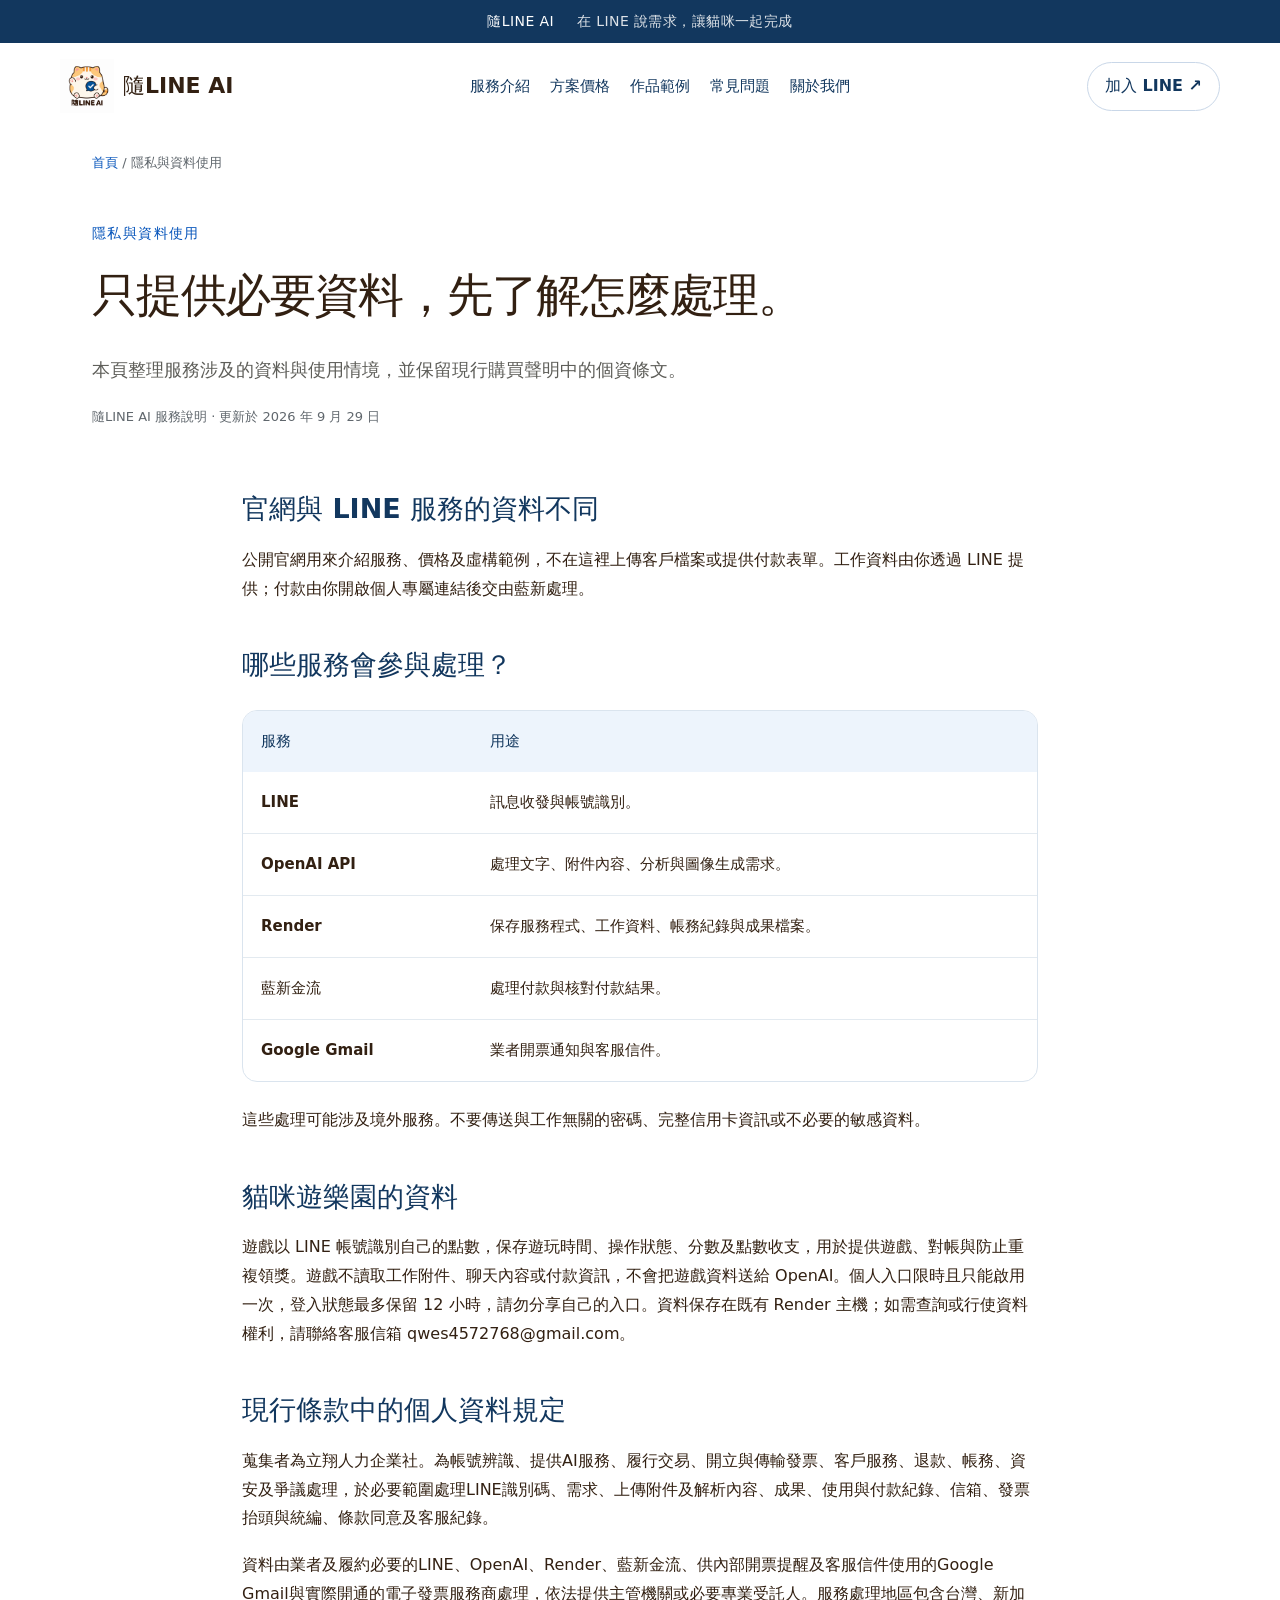
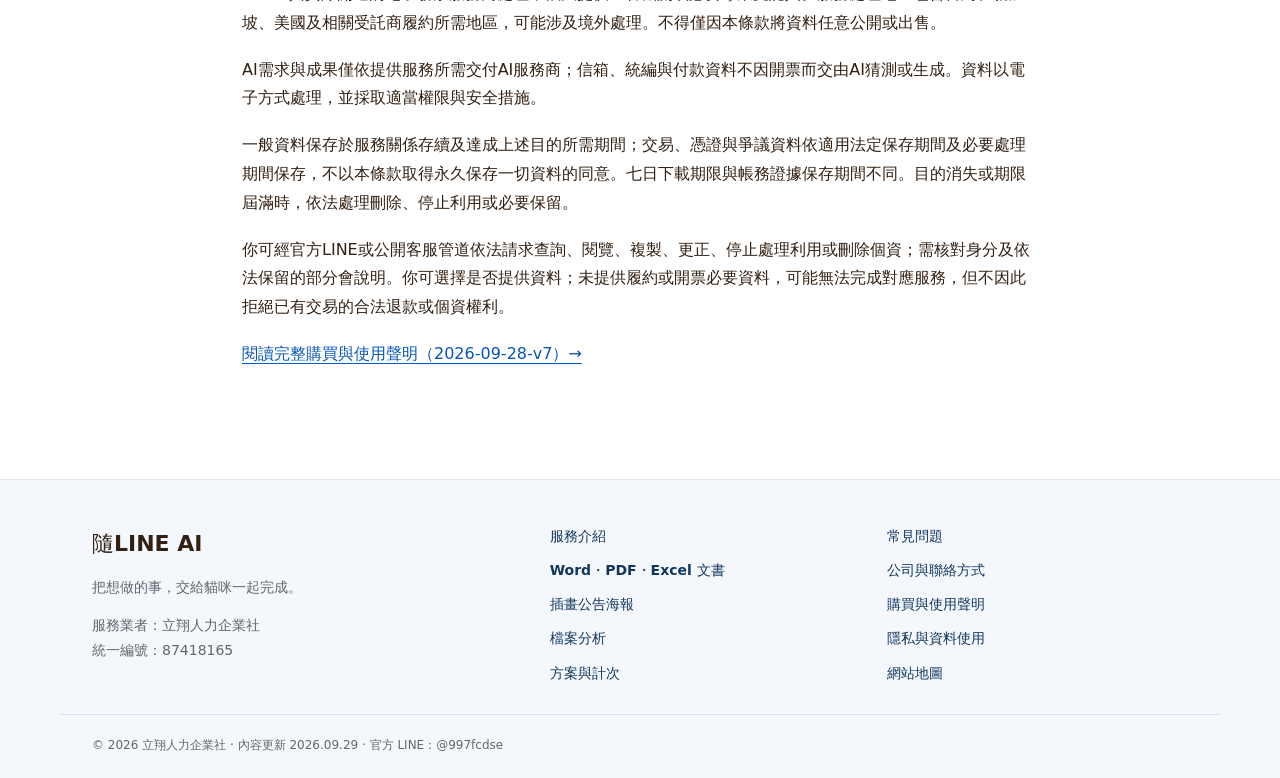
<file: privacy.html>
<!doctype html>
<html lang="zh-Hant-TW"><head><meta charset="utf-8"><meta name="viewport" content="width=device-width,initial-scale=1"><title>隱私與資料使用｜隨LINE AI</title><meta name="description" content="了解隨LINE AI 處理LINE識別碼、需求、附件、訂單與開票資料的方式，以及保存期限、OpenAI、Render、藍新等服務與個資權利聯絡管道。"><meta name="robots" content="index, follow, max-image-preview:large"><meta name="theme-color" content="#12375e"><link rel="canonical" href="https://sui-line-ai-website.onrender.com/privacy.html"><link rel="icon" href="logo.png"><link rel="stylesheet" href="style.css?v=20260925c"><link rel="stylesheet" href="site.css?v=20260929a"><meta property="og:locale" content="zh_TW"><meta property="og:type" content="website"><meta property="og:site_name" content="隨LINE AI"><meta property="og:title" content="隱私與資料使用｜隨LINE AI"><meta property="og:description" content="了解隨LINE AI 處理LINE識別碼、需求、附件、訂單與開票資料的方式，以及保存期限、OpenAI、Render、藍新等服務與個資權利聯絡管道。"><meta property="og:url" content="https://sui-line-ai-website.onrender.com/privacy.html"><meta property="og:image" content="https://sui-line-ai-website.onrender.com/logo.png"><meta property="og:image:width" content="1254"><meta property="og:image:height" content="1254"><meta property="og:image:alt" content="隨LINE AI 肥橘貓品牌標誌"><meta name="twitter:card" content="summary_large_image"><meta name="twitter:title" content="隱私與資料使用｜隨LINE AI"><meta name="twitter:description" content="了解隨LINE AI 處理LINE識別碼、需求、附件、訂單與開票資料的方式，以及保存期限、OpenAI、Render、藍新等服務與個資權利聯絡管道。"><meta name="twitter:image" content="https://sui-line-ai-website.onrender.com/logo.png"><script type="application/ld+json">{"@context":"https://schema.org","@graph":[{"@type":"Organization","@id":"https://sui-line-ai-website.onrender.com/#organization","name":"隨LINE AI","legalName":"立翔人力企業社","url":"https://sui-line-ai-website.onrender.com/","logo":{"@type":"ImageObject","url":"https://sui-line-ai-website.onrender.com/logo.png","width":1254,"height":1254},"email":"qwes4572768@gmail.com","taxID":"87418165","address":{"@type":"PostalAddress","streetAddress":"龍恩里游泳路163號","addressLocality":"平鎮區","addressRegion":"桃園市","addressCountry":"TW"},"sameAs":["https://line.me/R/ti/p/%40997fcdse"]},{"@type":"WebSite","@id":"https://sui-line-ai-website.onrender.com/#website","name":"隨LINE AI","alternateName":"Sui LINE AI","url":"https://sui-line-ai-website.onrender.com/","inLanguage":"zh-Hant-TW","publisher":{"@id":"https://sui-line-ai-website.onrender.com/#organization"}},{"@type":"WebPage","@id":"https://sui-line-ai-website.onrender.com/privacy.html#page","url":"https://sui-line-ai-website.onrender.com/privacy.html","name":"隱私與資料使用｜隨LINE AI","description":"了解隨LINE AI 處理LINE識別碼、需求、附件、訂單與開票資料的方式，以及保存期限、OpenAI、Render、藍新等服務與個資權利聯絡管道。","inLanguage":"zh-Hant-TW","isPartOf":{"@id":"https://sui-line-ai-website.onrender.com/#website"},"about":{"@id":"https://sui-line-ai-website.onrender.com/#organization"},"dateModified":"2026-09-29","breadcrumb":{"@id":"https://sui-line-ai-website.onrender.com/privacy.html#breadcrumbs"}},{"@type":"BreadcrumbList","@id":"https://sui-line-ai-website.onrender.com/privacy.html#breadcrumbs","itemListElement":[{"@type":"ListItem","position":1,"name":"隨LINE AI","item":"https://sui-line-ai-website.onrender.com/"},{"@type":"ListItem","position":2,"name":"隱私與資料使用","item":"https://sui-line-ai-website.onrender.com/privacy.html"}]}]}</script><link rel="stylesheet" href="mobile.css?v=20260929b"></head><body class="site-shell"><a class="skip" href="#main">跳到主要內容</a><div class="preview">隨LINE AI <span>在 LINE 說需求，讓貓咪一起完成</span></div><header class="site-header"><a class="brand" href="/"><img src="logo.png" width="1254" height="1254" alt="隨LINE AI 肥橘貓標誌"><strong>隨LINE AI</strong></a><nav class="desktop-nav" aria-label="主要導覽"><a href="services.html">服務介紹</a><a href="pricing.html">方案價格</a><a href="documents.html">作品範例</a><a href="faq.html">常見問題</a><a href="about.html">關於我們</a></nav><a class="small-cta" href="https://line.me/R/ti/p/%40997fcdse">加入 LINE ↗</a><details class="mobile-nav"><summary>探索網站</summary><nav aria-label="手機導覽"><a href="services.html">服務介紹</a><a href="pricing.html">方案價格</a><a href="documents.html">作品範例</a><a href="faq.html">常見問題</a><a href="about.html">關於我們</a><a href="posters.html">插畫海報</a><a href="file-analysis.html">檔案分析</a></nav></details></header><main id="main"><div class="wrap breadcrumbs"><a href="/">首頁</a><span aria-hidden="true"> / </span><span>隱私與資料使用</span></div><section class="wrap page-hero"><p class="eyebrow">隱私與資料使用</p><h1>只提供必要資料，先了解怎麼處理。</h1><p class="lead">本頁整理服務涉及的資料與使用情境，並保留現行購買聲明中的個資條文。</p><p class="updated">隨LINE AI 服務說明 · 更新於 <time datetime="2026-09-29">2026 年 9 月 29 日</time></p></section><section class="wrap reading section"><h2>官網與 LINE 服務的資料不同</h2><p>公開官網用來介紹服務、價格及虛構範例，不在這裡上傳客戶檔案或提供付款表單。工作資料由你透過 LINE 提供；付款由你開啟個人專屬連結後交由藍新處理。</p><h2>哪些服務會參與處理？</h2><div class="table-scroll" tabindex="0" role="region" aria-label="服務與用途"><table class="responsive-table" role="table"><thead role="rowgroup"><tr role="row"><th scope="col" role="columnheader">服務</th><th scope="col" role="columnheader">用途</th></tr></thead><tbody role="rowgroup"><tr role="row"><th scope="row" role="rowheader">LINE</th><td role="cell" data-label="用途">訊息收發與帳號識別。</td></tr><tr role="row"><th scope="row" role="rowheader">OpenAI API</th><td role="cell" data-label="用途">處理文字、附件內容、分析與圖像生成需求。</td></tr><tr role="row"><th scope="row" role="rowheader">Render</th><td role="cell" data-label="用途">保存服務程式、工作資料、帳務紀錄與成果檔案。</td></tr><tr role="row"><th scope="row" role="rowheader">藍新金流</th><td role="cell" data-label="用途">處理付款與核對付款結果。</td></tr><tr role="row"><th scope="row" role="rowheader">Google Gmail</th><td role="cell" data-label="用途">業者開票通知與客服信件。</td></tr></tbody></table></div><p>這些處理可能涉及境外服務。不要傳送與工作無關的密碼、完整信用卡資訊或不必要的敏感資料。</p><h2>貓咪遊樂園的資料</h2><p>遊戲以 LINE 帳號識別自己的點數，保存遊玩時間、操作狀態、分數及點數收支，用於提供遊戲、對帳與防止重複領獎。遊戲不讀取工作附件、聊天內容或付款資訊，不會把遊戲資料送給 OpenAI。個人入口限時且只能啟用一次，登入狀態最多保留 12 小時，請勿分享自己的入口。資料保存在既有 Render 主機；如需查詢或行使資料權利，請聯絡客服信箱 qwes4572768@gmail.com。</p><h2>現行條款中的個人資料規定</h2><p>蒐集者為立翔人力企業社。為帳號辨識、提供AI服務、履行交易、開立與傳輸發票、客戶服務、退款、帳務、資安及爭議處理，於必要範圍處理LINE識別碼、需求、上傳附件及解析內容、成果、使用與付款紀錄、信箱、發票抬頭與統編、條款同意及客服紀錄。</p><p>資料由業者及履約必要的LINE、OpenAI、Render、藍新金流、供內部開票提醒及客服信件使用的Google Gmail與實際開通的電子發票服務商處理，依法提供主管機關或必要專業受託人。服務處理地區包含台灣、新加坡、美國及相關受託商履約所需地區，可能涉及境外處理。不得僅因本條款將資料任意公開或出售。</p><p>AI需求與成果僅依提供服務所需交付AI服務商；信箱、統編與付款資料不因開票而交由AI猜測或生成。資料以電子方式處理，並採取適當權限與安全措施。</p><p>一般資料保存於服務關係存續及達成上述目的所需期間；交易、憑證與爭議資料依適用法定保存期間及必要處理期間保存，不以本條款取得永久保存一切資料的同意。七日下載期限與帳務證據保存期間不同。目的消失或期限屆滿時，依法處理刪除、停止利用或必要保留。</p><p>你可經官方LINE或公開客服管道依法請求查詢、閱覽、複製、更正、停止處理利用或刪除個資；需核對身分及依法保留的部分會說明。你可選擇是否提供資料；未提供履約或開票必要資料，可能無法完成對應服務，但不因此拒絕已有交易的合法退款或個資權利。</p><p><a href="terms.html">閱讀完整購買與使用聲明（2026-09-28-v7）→</a></p></section></main><footer class="site-footer"><div class="wrap footer-grid"><div><a class="brand" href="/">隨LINE AI</a><p>把想做的事，交給貓咪一起完成。</p><p>服務業者：立翔人力企業社<br>統一編號：87418165</p></div><nav aria-label="服務頁面"><a href="services.html">服務介紹</a><a href="documents.html">Word・PDF・Excel 文書</a><a href="posters.html">插畫公告海報</a><a href="file-analysis.html">檔案分析</a><a href="pricing.html">方案與計次</a></nav><nav aria-label="支援與公司資訊"><a href="faq.html">常見問題</a><a href="about.html">公司與聯絡方式</a><a href="terms.html">購買與使用聲明</a><a href="privacy.html">隱私與資料使用</a><a href="sitemap.xml">網站地圖</a></nav></div><div class="wrap footer-bottom">© 2026 立翔人力企業社 · 內容更新 <time datetime="2026-09-29">2026.09.29</time> · 官方 LINE：@997fcdse</div></footer></body></html>
</file>
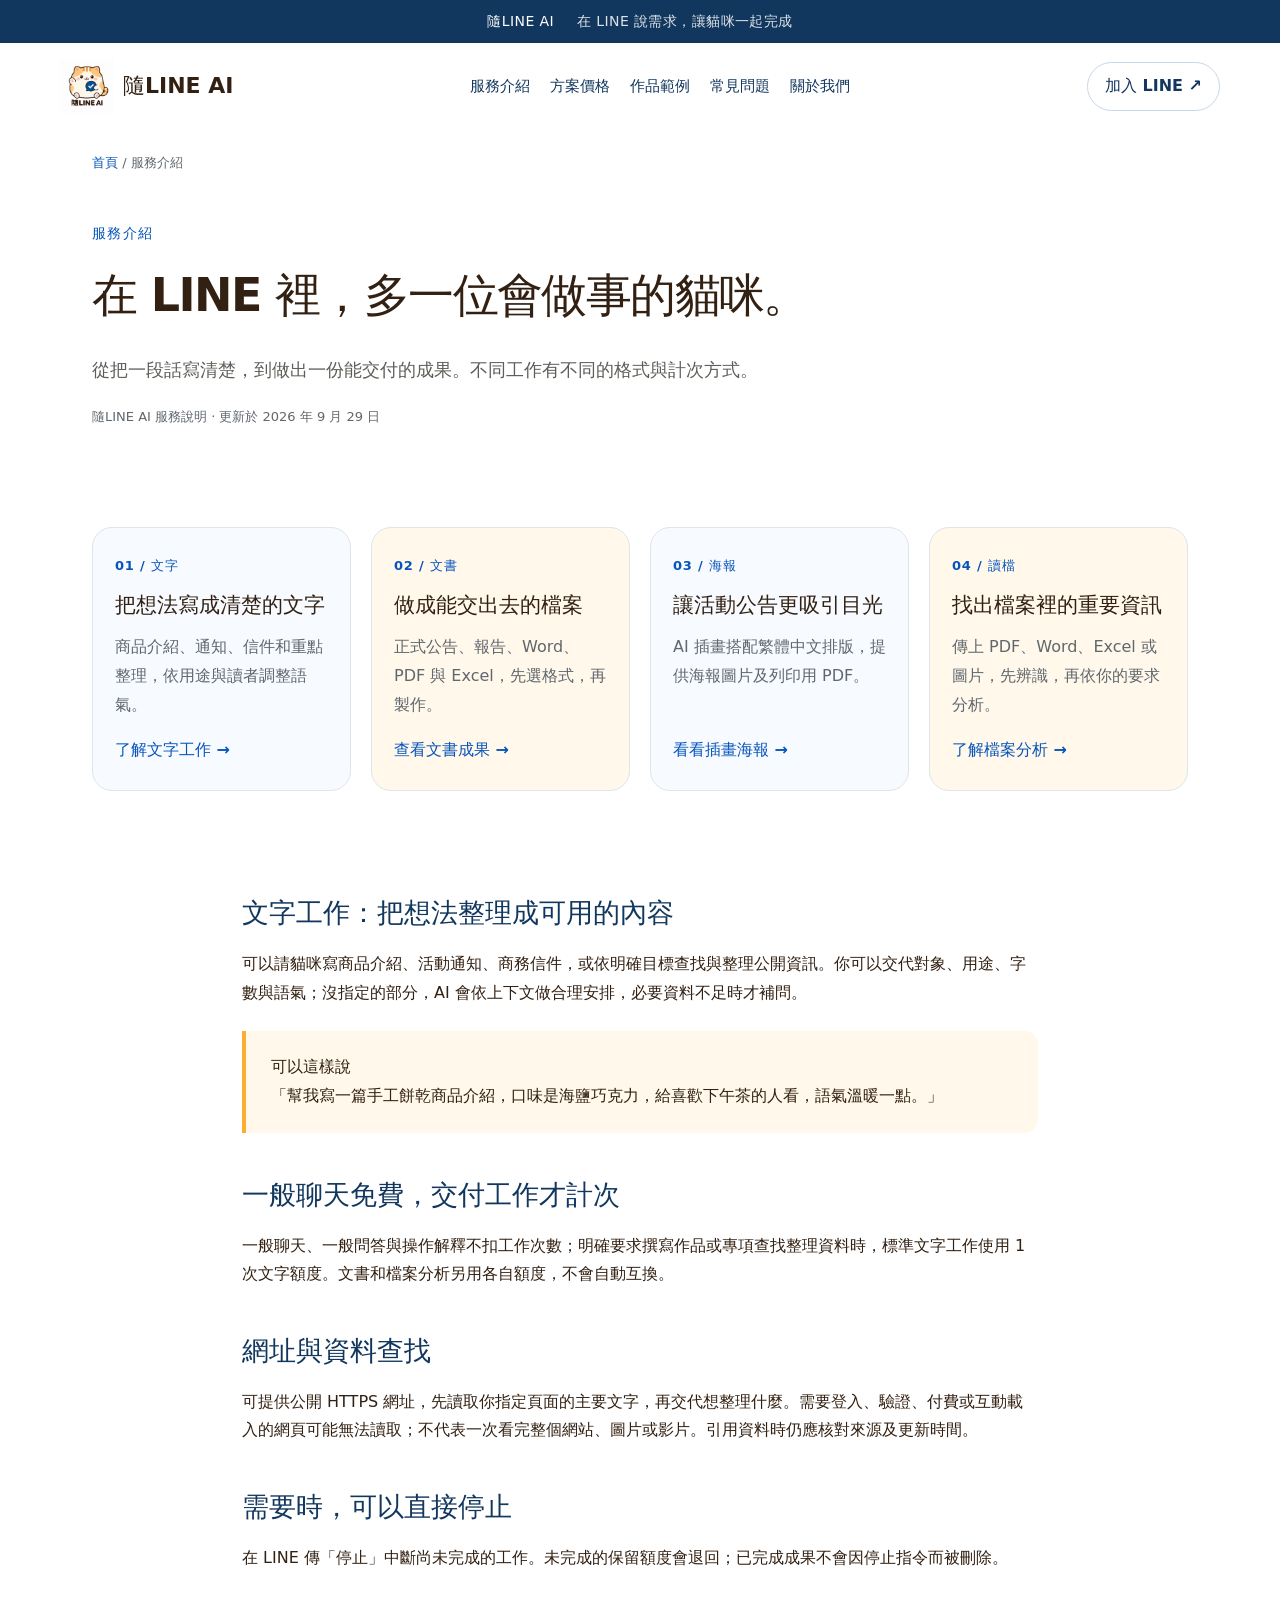
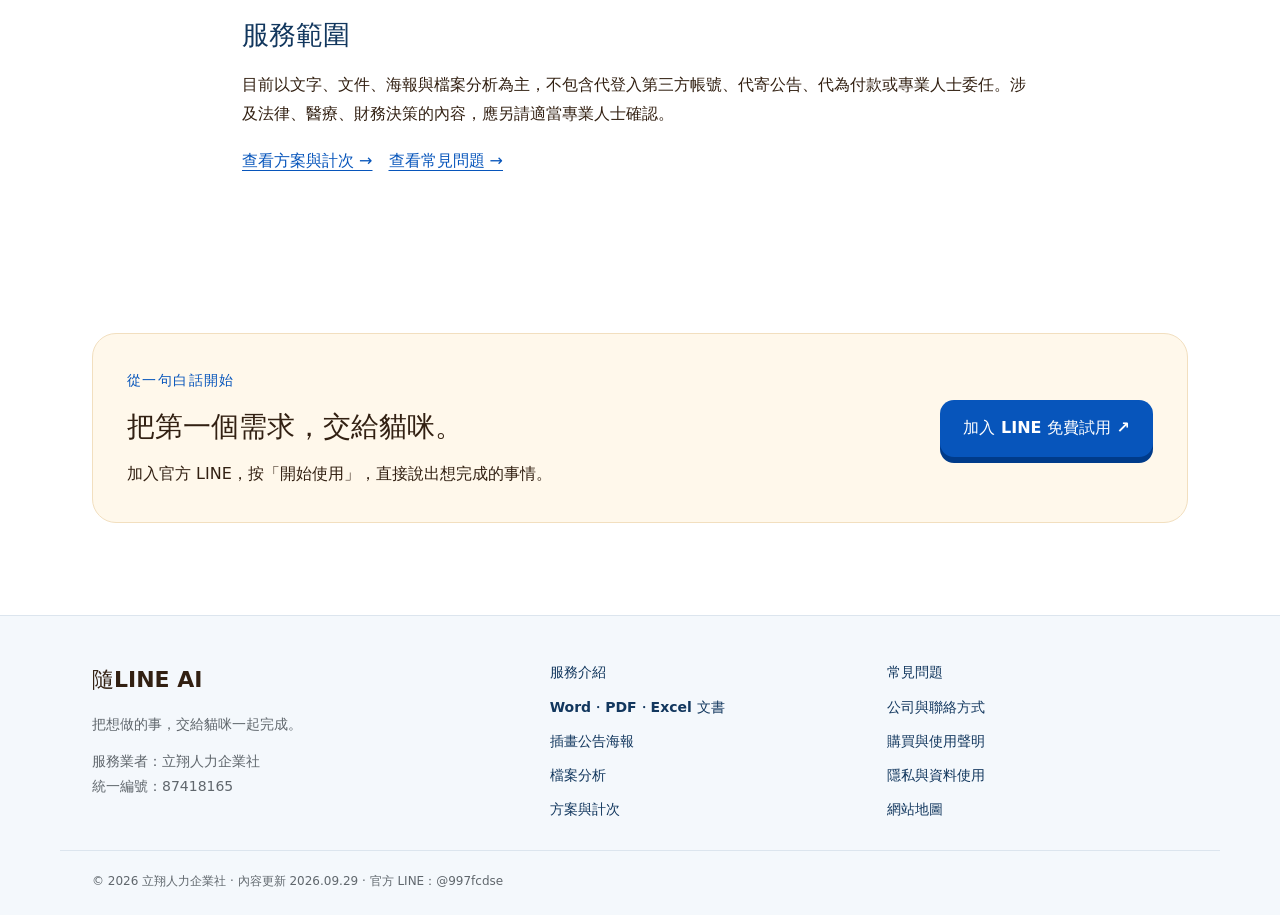
<file: services.html>
<!doctype html>
<html lang="zh-Hant-TW"><head><meta charset="utf-8"><meta name="viewport" content="width=device-width,initial-scale=1"><title>服務介紹｜LINE AI 可以幫你做什麼？</title><meta name="description" content="了解隨LINE AI 的文字撰寫、Word／PDF／Excel 製作、插畫海報及檔案分析功能。先說需求，必要時補資料，並依工作類型清楚計次。"><meta name="robots" content="index, follow, max-image-preview:large"><meta name="theme-color" content="#12375e"><link rel="canonical" href="https://sui-line-ai-website.onrender.com/services.html"><link rel="icon" href="logo.png"><link rel="stylesheet" href="style.css?v=20260925c"><link rel="stylesheet" href="site.css?v=20260929a"><meta property="og:locale" content="zh_TW"><meta property="og:type" content="website"><meta property="og:site_name" content="隨LINE AI"><meta property="og:title" content="服務介紹｜LINE AI 可以幫你做什麼？"><meta property="og:description" content="了解隨LINE AI 的文字撰寫、Word／PDF／Excel 製作、插畫海報及檔案分析功能。先說需求，必要時補資料，並依工作類型清楚計次。"><meta property="og:url" content="https://sui-line-ai-website.onrender.com/services.html"><meta property="og:image" content="https://sui-line-ai-website.onrender.com/logo.png"><meta property="og:image:width" content="1254"><meta property="og:image:height" content="1254"><meta property="og:image:alt" content="隨LINE AI 肥橘貓品牌標誌"><meta name="twitter:card" content="summary_large_image"><meta name="twitter:title" content="服務介紹｜LINE AI 可以幫你做什麼？"><meta name="twitter:description" content="了解隨LINE AI 的文字撰寫、Word／PDF／Excel 製作、插畫海報及檔案分析功能。先說需求，必要時補資料，並依工作類型清楚計次。"><meta name="twitter:image" content="https://sui-line-ai-website.onrender.com/logo.png"><script type="application/ld+json">{"@context":"https://schema.org","@graph":[{"@type":"Organization","@id":"https://sui-line-ai-website.onrender.com/#organization","name":"隨LINE AI","legalName":"立翔人力企業社","url":"https://sui-line-ai-website.onrender.com/","logo":{"@type":"ImageObject","url":"https://sui-line-ai-website.onrender.com/logo.png","width":1254,"height":1254},"email":"qwes4572768@gmail.com","taxID":"87418165","address":{"@type":"PostalAddress","streetAddress":"龍恩里游泳路163號","addressLocality":"平鎮區","addressRegion":"桃園市","addressCountry":"TW"},"sameAs":["https://line.me/R/ti/p/%40997fcdse"]},{"@type":"WebSite","@id":"https://sui-line-ai-website.onrender.com/#website","name":"隨LINE AI","alternateName":"Sui LINE AI","url":"https://sui-line-ai-website.onrender.com/","inLanguage":"zh-Hant-TW","publisher":{"@id":"https://sui-line-ai-website.onrender.com/#organization"}},{"@type":"WebPage","@id":"https://sui-line-ai-website.onrender.com/services.html#page","url":"https://sui-line-ai-website.onrender.com/services.html","name":"服務介紹｜LINE AI 可以幫你做什麼？","description":"了解隨LINE AI 的文字撰寫、Word／PDF／Excel 製作、插畫海報及檔案分析功能。先說需求，必要時補資料，並依工作類型清楚計次。","inLanguage":"zh-Hant-TW","isPartOf":{"@id":"https://sui-line-ai-website.onrender.com/#website"},"about":{"@id":"https://sui-line-ai-website.onrender.com/#organization"},"dateModified":"2026-09-29","breadcrumb":{"@id":"https://sui-line-ai-website.onrender.com/services.html#breadcrumbs"}},{"@type":"BreadcrumbList","@id":"https://sui-line-ai-website.onrender.com/services.html#breadcrumbs","itemListElement":[{"@type":"ListItem","position":1,"name":"隨LINE AI","item":"https://sui-line-ai-website.onrender.com/"},{"@type":"ListItem","position":2,"name":"服務介紹","item":"https://sui-line-ai-website.onrender.com/services.html"}]},{"@type":"Service","@id":"https://sui-line-ai-website.onrender.com/services.html#service","name":"隨LINE AI 文字與文書協作服務","serviceType":"LINE AI 文字撰寫、文件製作及檔案分析","provider":{"@id":"https://sui-line-ai-website.onrender.com/#organization"},"url":"https://sui-line-ai-website.onrender.com/services.html","areaServed":{"@type":"Country","name":"Taiwan"}}]}</script><link rel="stylesheet" href="mobile.css?v=20260929b"></head><body class="site-shell"><a class="skip" href="#main">跳到主要內容</a><div class="preview">隨LINE AI <span>在 LINE 說需求，讓貓咪一起完成</span></div><header class="site-header"><a class="brand" href="/"><img src="logo.png" width="1254" height="1254" alt="隨LINE AI 肥橘貓標誌"><strong>隨LINE AI</strong></a><nav class="desktop-nav" aria-label="主要導覽"><a href="services.html">服務介紹</a><a href="pricing.html">方案價格</a><a href="documents.html">作品範例</a><a href="faq.html">常見問題</a><a href="about.html">關於我們</a></nav><a class="small-cta" href="https://line.me/R/ti/p/%40997fcdse">加入 LINE ↗</a><details class="mobile-nav"><summary>探索網站</summary><nav aria-label="手機導覽"><a href="services.html">服務介紹</a><a href="pricing.html">方案價格</a><a href="documents.html">作品範例</a><a href="faq.html">常見問題</a><a href="about.html">關於我們</a><a href="posters.html">插畫海報</a><a href="file-analysis.html">檔案分析</a></nav></details></header><main id="main"><div class="wrap breadcrumbs"><a href="/">首頁</a><span aria-hidden="true"> / </span><span>服務介紹</span></div><section class="wrap page-hero"><p class="eyebrow">服務介紹</p><h1>在 LINE 裡，多一位會做事的貓咪。</h1><p class="lead">從把一段話寫清楚，到做出一份能交付的成果。不同工作有不同的格式與計次方式。</p><p class="updated">隨LINE AI 服務說明 · 更新於 <time datetime="2026-09-29">2026 年 9 月 29 日</time></p></section><section class="wrap section"><div class="service-grid"><article class="service-card"><span class="card-number">01 / 文字</span><h3>把想法寫成清楚的文字</h3><p>商品介紹、通知、信件和重點整理，依用途與讀者調整語氣。</p><a href="services.html#writing">了解文字工作 →</a></article><article class="service-card"><span class="card-number">02 / 文書</span><h3>做成能交出去的檔案</h3><p>正式公告、報告、Word、PDF 與 Excel，先選格式，再製作。</p><a href="documents.html">查看文書成果 →</a></article><article class="service-card"><span class="card-number">03 / 海報</span><h3>讓活動公告更吸引目光</h3><p>AI 插畫搭配繁體中文排版，提供海報圖片及列印用 PDF。</p><a href="posters.html">看看插畫海報 →</a></article><article class="service-card"><span class="card-number">04 / 讀檔</span><h3>找出檔案裡的重要資訊</h3><p>傳上 PDF、Word、Excel 或圖片，先辨識，再依你的要求分析。</p><a href="file-analysis.html">了解檔案分析 →</a></article></div></section><section id="writing" class="wrap reading section"><h2>文字工作：把想法整理成可用的內容</h2><p>可以請貓咪寫商品介紹、活動通知、商務信件，或依明確目標查找與整理公開資訊。你可以交代對象、用途、字數與語氣；沒指定的部分，AI 會依上下文做合理安排，必要資料不足時才補問。</p><div class="example"><b>可以這樣說</b><p>「幫我寫一篇手工餅乾商品介紹，口味是海鹽巧克力，給喜歡下午茶的人看，語氣溫暖一點。」</p></div><h2>一般聊天免費，交付工作才計次</h2><p>一般聊天、一般問答與操作解釋不扣工作次數；明確要求撰寫作品或專項查找整理資料時，標準文字工作使用 1 次文字額度。文書和檔案分析另用各自額度，不會自動互換。</p><h2>網址與資料查找</h2><p>可提供公開 HTTPS 網址，先讀取你指定頁面的主要文字，再交代想整理什麼。需要登入、驗證、付費或互動載入的網頁可能無法讀取；不代表一次看完整個網站、圖片或影片。引用資料時仍應核對來源及更新時間。</p><h2>需要時，可以直接停止</h2><p>在 LINE 傳「停止」中斷尚未完成的工作。未完成的保留額度會退回；已完成成果不會因停止指令而被刪除。</p><h2>服務範圍</h2><p>目前以文字、文件、海報與檔案分析為主，不包含代登入第三方帳號、代寄公告、代為付款或專業人士委任。涉及法律、醫療、財務決策的內容，應另請適當專業人士確認。</p><p><a href="pricing.html">查看方案與計次 →</a>　<a href="faq.html">查看常見問題 →</a></p></section><section class="wrap section"><div class="callout"><div><p class="eyebrow">從一句白話開始</p><h2>把第一個需求，交給貓咪。</h2><p>加入官方 LINE，按「開始使用」，直接說出想完成的事情。</p></div><a class="button primary" href="https://line.me/R/ti/p/%40997fcdse">加入 LINE 免費試用 ↗</a></div></section></main><footer class="site-footer"><div class="wrap footer-grid"><div><a class="brand" href="/">隨LINE AI</a><p>把想做的事，交給貓咪一起完成。</p><p>服務業者：立翔人力企業社<br>統一編號：87418165</p></div><nav aria-label="服務頁面"><a href="services.html">服務介紹</a><a href="documents.html">Word・PDF・Excel 文書</a><a href="posters.html">插畫公告海報</a><a href="file-analysis.html">檔案分析</a><a href="pricing.html">方案與計次</a></nav><nav aria-label="支援與公司資訊"><a href="faq.html">常見問題</a><a href="about.html">公司與聯絡方式</a><a href="terms.html">購買與使用聲明</a><a href="privacy.html">隱私與資料使用</a><a href="sitemap.xml">網站地圖</a></nav></div><div class="wrap footer-bottom">© 2026 立翔人力企業社 · 內容更新 <time datetime="2026-09-29">2026.09.29</time> · 官方 LINE：@997fcdse</div></footer></body></html>
</file>
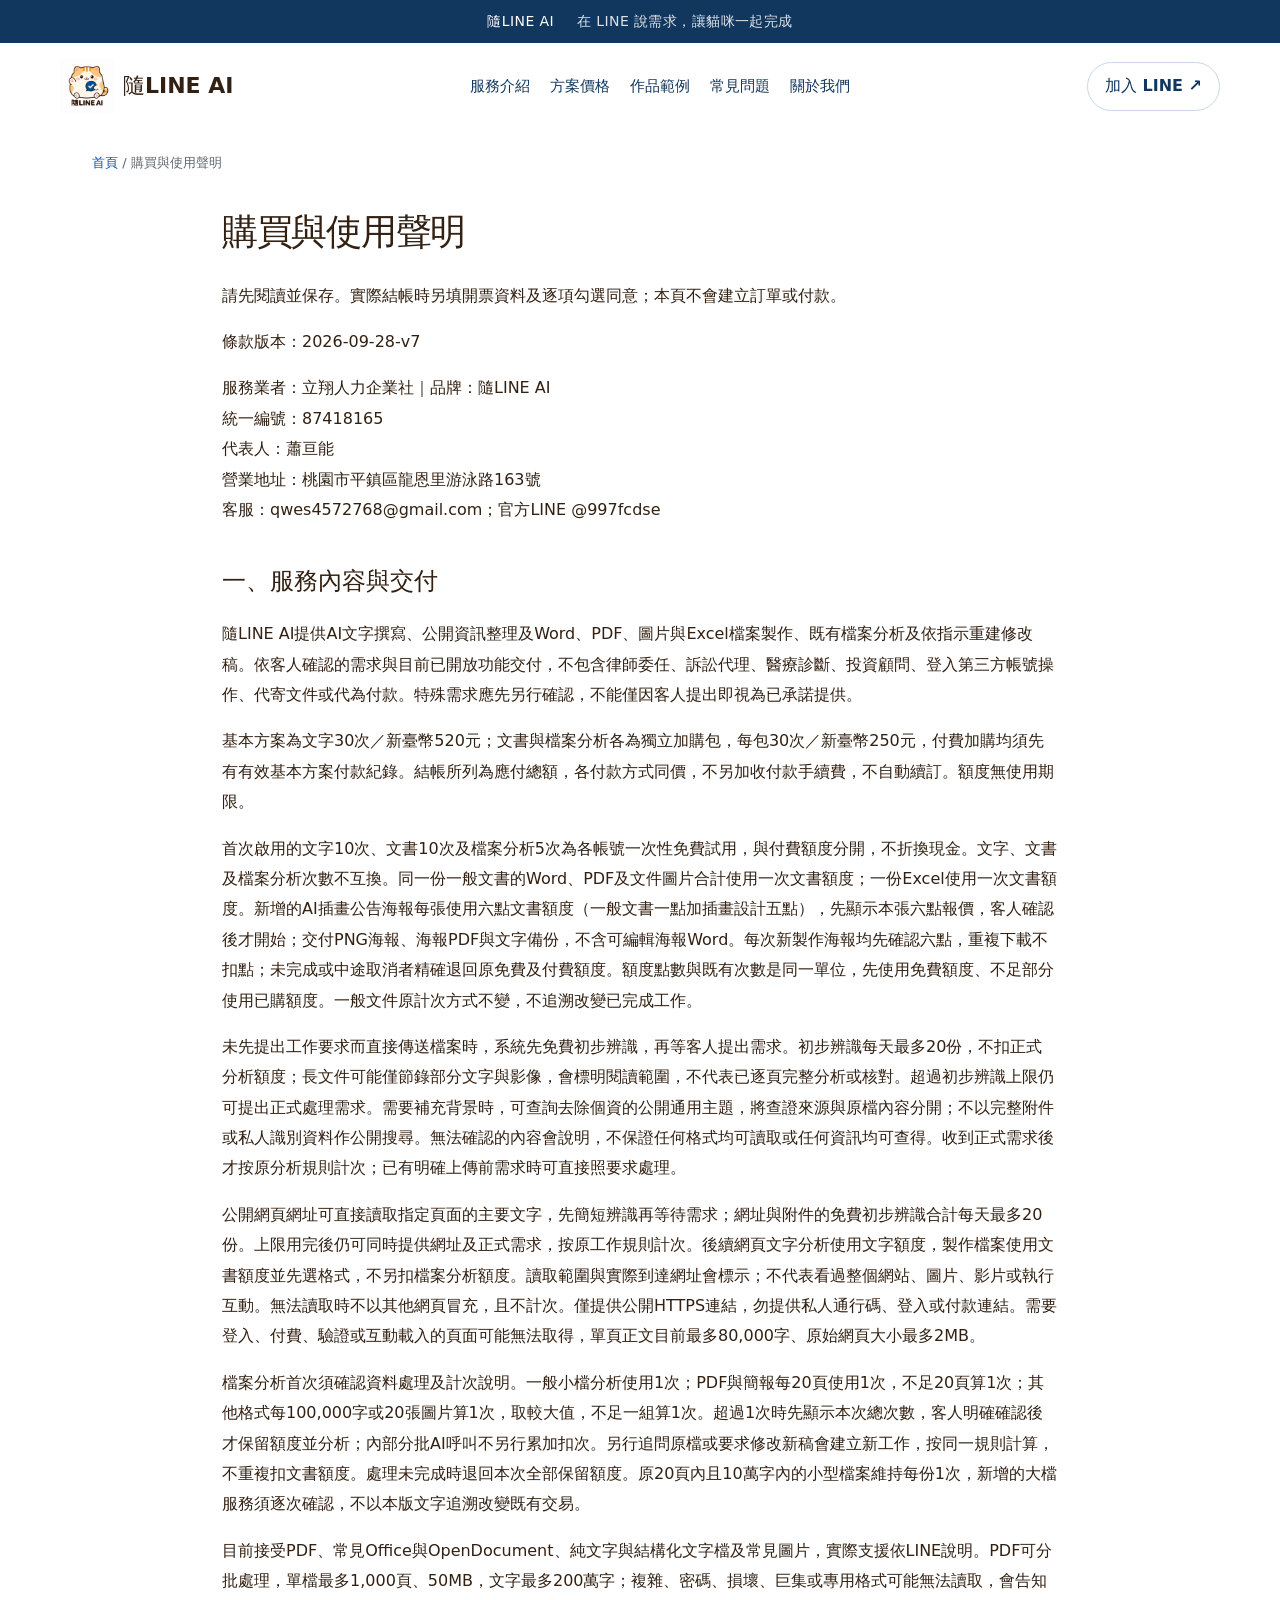
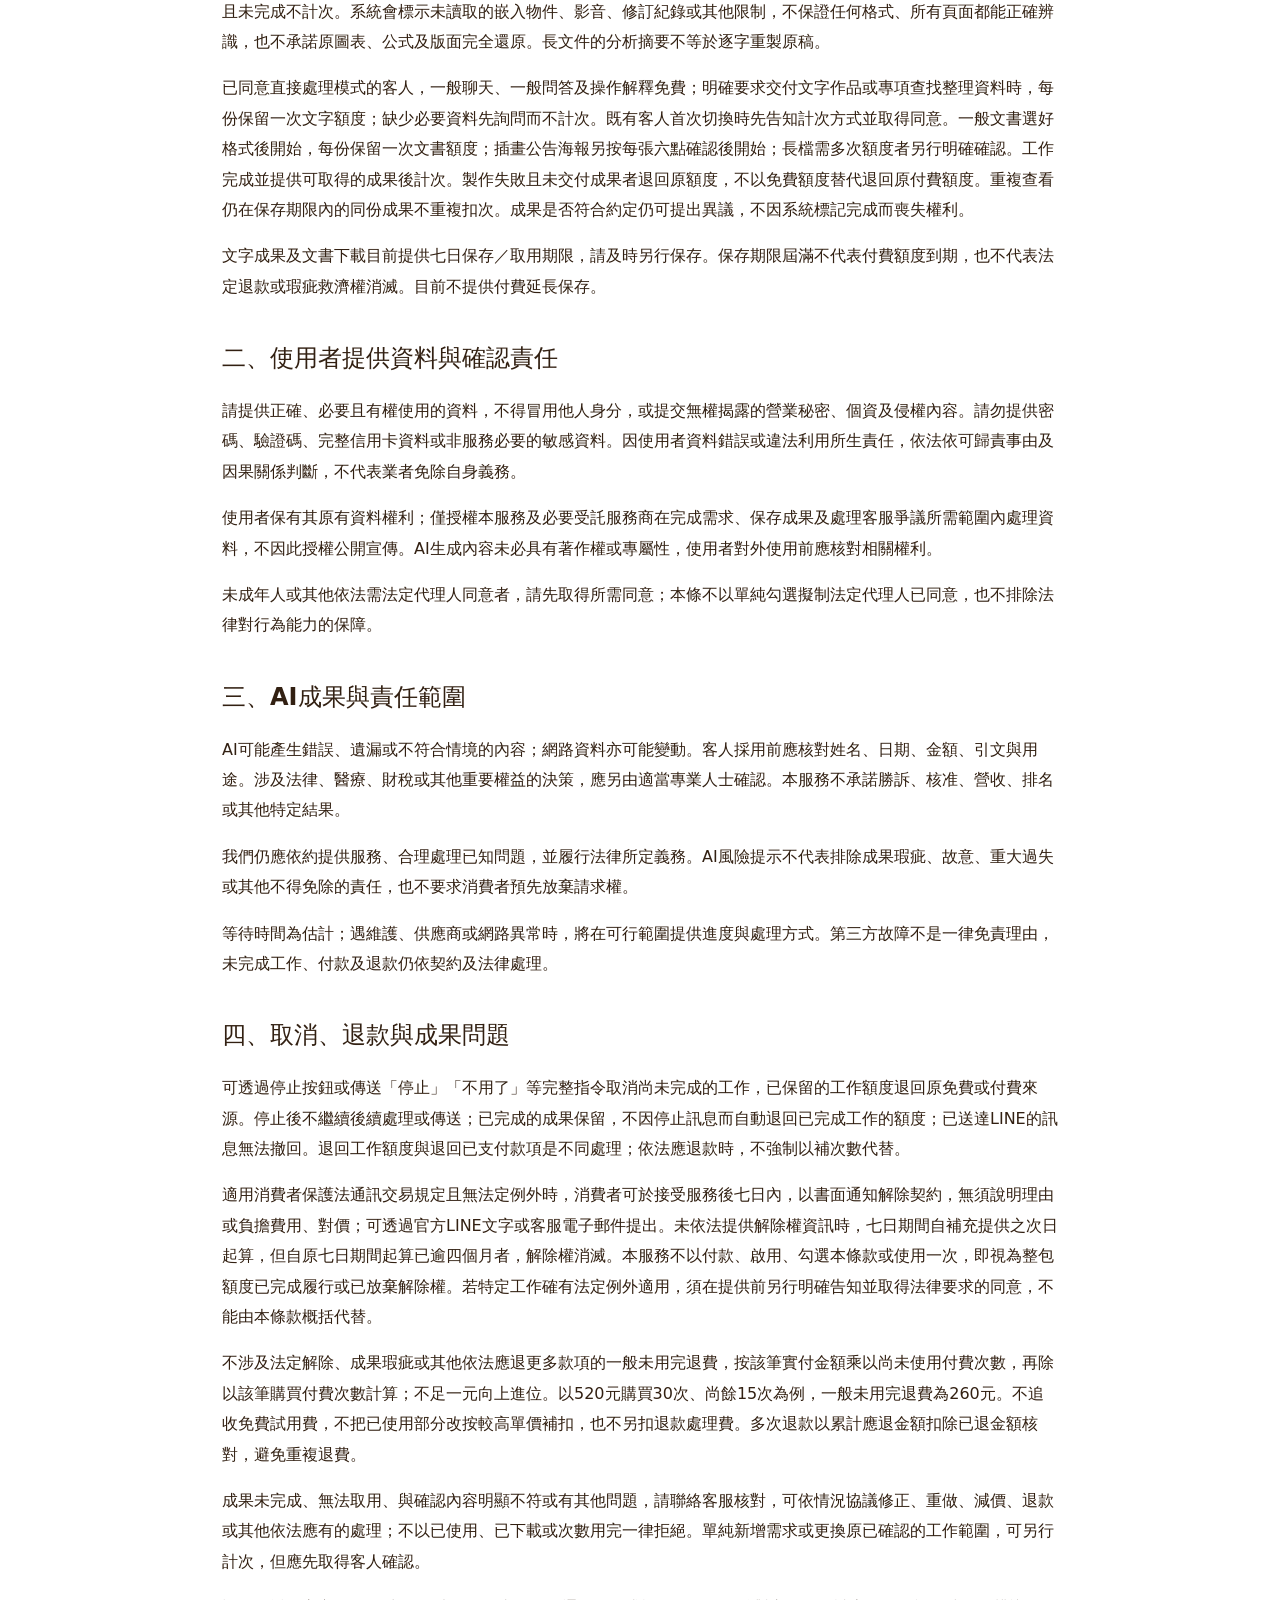
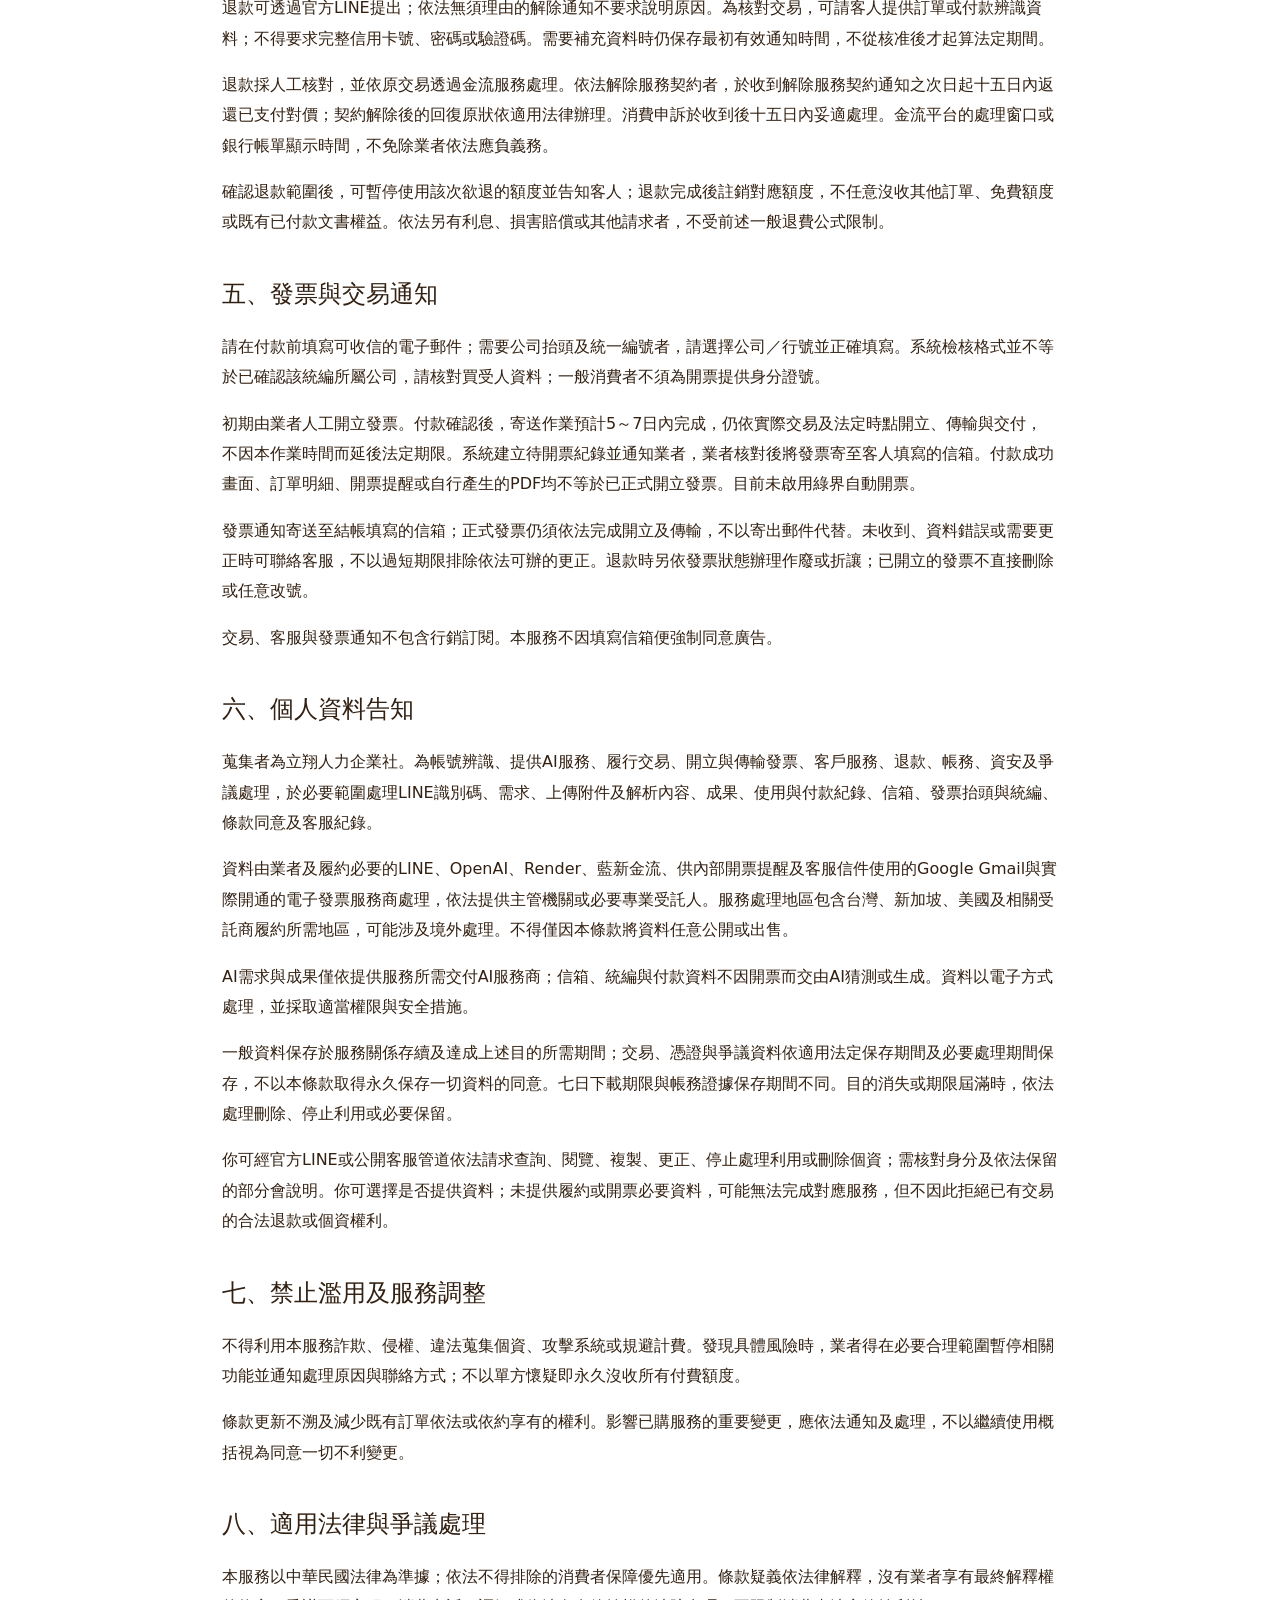
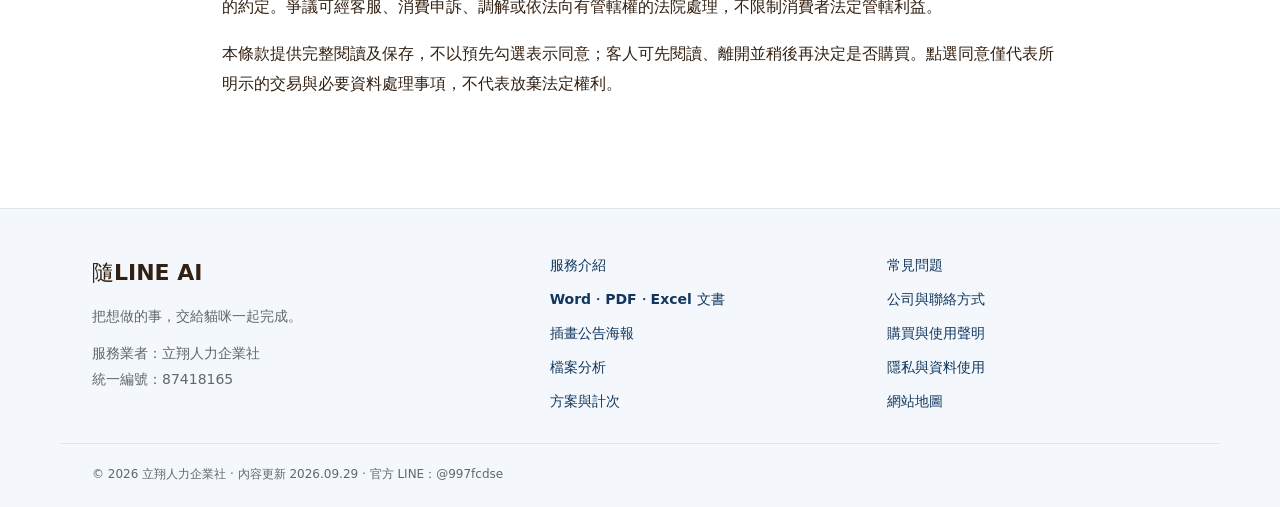
<file: terms.html>
<!doctype html>
<html lang="zh-Hant-TW"><head><meta charset="utf-8"><meta name="viewport" content="width=device-width,initial-scale=1"><title>購買與使用聲明｜隨LINE AI</title><meta name="description" content="隨LINE AI 購買與使用聲明：服務範圍、方案計次、付款開票、消費權益、退款、資料保存及個人資料使用。付款前請閱讀完整條款。"><meta name="robots" content="index, follow, max-image-preview:large"><meta name="theme-color" content="#12375e"><link rel="canonical" href="https://sui-line-ai-website.onrender.com/terms.html"><link rel="icon" href="logo.png"><link rel="stylesheet" href="style.css?v=20260925c"><link rel="stylesheet" href="site.css?v=20260929a"><meta property="og:locale" content="zh_TW"><meta property="og:type" content="website"><meta property="og:site_name" content="隨LINE AI"><meta property="og:title" content="購買與使用聲明｜隨LINE AI"><meta property="og:description" content="隨LINE AI 購買與使用聲明：服務範圍、方案計次、付款開票、消費權益、退款、資料保存及個人資料使用。付款前請閱讀完整條款。"><meta property="og:url" content="https://sui-line-ai-website.onrender.com/terms.html"><meta property="og:image" content="https://sui-line-ai-website.onrender.com/logo.png"><meta property="og:image:width" content="1254"><meta property="og:image:height" content="1254"><meta property="og:image:alt" content="隨LINE AI 肥橘貓品牌標誌"><meta name="twitter:card" content="summary_large_image"><meta name="twitter:title" content="購買與使用聲明｜隨LINE AI"><meta name="twitter:description" content="隨LINE AI 購買與使用聲明：服務範圍、方案計次、付款開票、消費權益、退款、資料保存及個人資料使用。付款前請閱讀完整條款。"><meta name="twitter:image" content="https://sui-line-ai-website.onrender.com/logo.png"><script type="application/ld+json">{"@context":"https://schema.org","@graph":[{"@type":"Organization","@id":"https://sui-line-ai-website.onrender.com/#organization","name":"隨LINE AI","legalName":"立翔人力企業社","url":"https://sui-line-ai-website.onrender.com/","logo":{"@type":"ImageObject","url":"https://sui-line-ai-website.onrender.com/logo.png","width":1254,"height":1254},"email":"qwes4572768@gmail.com","taxID":"87418165","address":{"@type":"PostalAddress","streetAddress":"龍恩里游泳路163號","addressLocality":"平鎮區","addressRegion":"桃園市","addressCountry":"TW"},"sameAs":["https://line.me/R/ti/p/%40997fcdse"]},{"@type":"WebSite","@id":"https://sui-line-ai-website.onrender.com/#website","name":"隨LINE AI","alternateName":"Sui LINE AI","url":"https://sui-line-ai-website.onrender.com/","inLanguage":"zh-Hant-TW","publisher":{"@id":"https://sui-line-ai-website.onrender.com/#organization"}},{"@type":"WebPage","@id":"https://sui-line-ai-website.onrender.com/terms.html#page","url":"https://sui-line-ai-website.onrender.com/terms.html","name":"購買與使用聲明｜隨LINE AI","description":"隨LINE AI 購買與使用聲明：服務範圍、方案計次、付款開票、消費權益、退款、資料保存及個人資料使用。付款前請閱讀完整條款。","inLanguage":"zh-Hant-TW","isPartOf":{"@id":"https://sui-line-ai-website.onrender.com/#website"},"about":{"@id":"https://sui-line-ai-website.onrender.com/#organization"},"dateModified":"2026-09-29","breadcrumb":{"@id":"https://sui-line-ai-website.onrender.com/terms.html#breadcrumbs"}},{"@type":"BreadcrumbList","@id":"https://sui-line-ai-website.onrender.com/terms.html#breadcrumbs","itemListElement":[{"@type":"ListItem","position":1,"name":"隨LINE AI","item":"https://sui-line-ai-website.onrender.com/"},{"@type":"ListItem","position":2,"name":"購買與使用聲明","item":"https://sui-line-ai-website.onrender.com/terms.html"}]}]}</script><link rel="stylesheet" href="mobile.css?v=20260929b"></head><body class="site-shell"><a class="skip" href="#main">跳到主要內容</a><div class="preview">隨LINE AI <span>在 LINE 說需求，讓貓咪一起完成</span></div><header class="site-header"><a class="brand" href="/"><img src="logo.png" width="1254" height="1254" alt="隨LINE AI 肥橘貓標誌"><strong>隨LINE AI</strong></a><nav class="desktop-nav" aria-label="主要導覽"><a href="services.html">服務介紹</a><a href="pricing.html">方案價格</a><a href="documents.html">作品範例</a><a href="faq.html">常見問題</a><a href="about.html">關於我們</a></nav><a class="small-cta" href="https://line.me/R/ti/p/%40997fcdse">加入 LINE ↗</a><details class="mobile-nav"><summary>探索網站</summary><nav aria-label="手機導覽"><a href="services.html">服務介紹</a><a href="pricing.html">方案價格</a><a href="documents.html">作品範例</a><a href="faq.html">常見問題</a><a href="about.html">關於我們</a><a href="posters.html">插畫海報</a><a href="file-analysis.html">檔案分析</a></nav></details></header><main id="main"><div class="wrap breadcrumbs"><a href="/">首頁</a><span aria-hidden="true"> / </span><span>購買與使用聲明</span></div><section class="wrap legal-content section"><h1>購買與使用聲明</h1><p>請先閱讀並保存。實際結帳時另填開票資料及逐項勾選同意；本頁不會建立訂單或付款。</p><p>條款版本：2026-09-28-v7</p><p>服務業者：立翔人力企業社｜品牌：隨LINE AI<br>統一編號：87418165<br>代表人：蕭亘能<br>營業地址：桃園市平鎮區龍恩里游泳路163號<br>客服：qwes4572768@gmail.com；官方LINE @997fcdse</p><section><h2>一、服務內容與交付</h2><p>隨LINE AI提供AI文字撰寫、公開資訊整理及Word、PDF、圖片與Excel檔案製作、既有檔案分析及依指示重建修改稿。依客人確認的需求與目前已開放功能交付，不包含律師委任、訴訟代理、醫療診斷、投資顧問、登入第三方帳號操作、代寄文件或代為付款。特殊需求應先另行確認，不能僅因客人提出即視為已承諾提供。</p><p>基本方案為文字30次／新臺幣520元；文書與檔案分析各為獨立加購包，每包30次／新臺幣250元，付費加購均須先有有效基本方案付款紀錄。結帳所列為應付總額，各付款方式同價，不另加收付款手續費，不自動續訂。額度無使用期限。</p><p>首次啟用的文字10次、文書10次及檔案分析5次為各帳號一次性免費試用，與付費額度分開，不折換現金。文字、文書及檔案分析次數不互換。同一份一般文書的Word、PDF及文件圖片合計使用一次文書額度；一份Excel使用一次文書額度。新增的AI插畫公告海報每張使用六點文書額度（一般文書一點加插畫設計五點），先顯示本張六點報價，客人確認後才開始；交付PNG海報、海報PDF與文字備份，不含可編輯海報Word。每次新製作海報均先確認六點，重複下載不扣點；未完成或中途取消者精確退回原免費及付費額度。額度點數與既有次數是同一單位，先使用免費額度、不足部分使用已購額度。一般文件原計次方式不變，不追溯改變已完成工作。</p><p>未先提出工作要求而直接傳送檔案時，系統先免費初步辨識，再等客人提出需求。初步辨識每天最多20份，不扣正式分析額度；長文件可能僅節錄部分文字與影像，會標明閱讀範圍，不代表已逐頁完整分析或核對。超過初步辨識上限仍可提出正式處理需求。需要補充背景時，可查詢去除個資的公開通用主題，將查證來源與原檔內容分開；不以完整附件或私人識別資料作公開搜尋。無法確認的內容會說明，不保證任何格式均可讀取或任何資訊均可查得。收到正式需求後才按原分析規則計次；已有明確上傳前需求時可直接照要求處理。</p><p>公開網頁網址可直接讀取指定頁面的主要文字，先簡短辨識再等待需求；網址與附件的免費初步辨識合計每天最多20份。上限用完後仍可同時提供網址及正式需求，按原工作規則計次。後續網頁文字分析使用文字額度，製作檔案使用文書額度並先選格式，不另扣檔案分析額度。讀取範圍與實際到達網址會標示；不代表看過整個網站、圖片、影片或執行互動。無法讀取時不以其他網頁冒充，且不計次。僅提供公開HTTPS連結，勿提供私人通行碼、登入或付款連結。需要登入、付費、驗證或互動載入的頁面可能無法取得，單頁正文目前最多80,000字、原始網頁大小最多2MB。</p><p>檔案分析首次須確認資料處理及計次說明。一般小檔分析使用1次；PDF與簡報每20頁使用1次，不足20頁算1次；其他格式每100,000字或20張圖片算1次，取較大值，不足一組算1次。超過1次時先顯示本次總次數，客人明確確認後才保留額度並分析；內部分批AI呼叫不另行累加扣次。另行追問原檔或要求修改新稿會建立新工作，按同一規則計算，不重複扣文書額度。處理未完成時退回本次全部保留額度。原20頁內且10萬字內的小型檔案維持每份1次，新增的大檔服務須逐次確認，不以本版文字追溯改變既有交易。</p><p>目前接受PDF、常見Office與OpenDocument、純文字與結構化文字檔及常見圖片，實際支援依LINE說明。PDF可分批處理，單檔最多1,000頁、50MB，文字最多200萬字；複雜、密碼、損壞、巨集或專用格式可能無法讀取，會告知且未完成不計次。系統會標示未讀取的嵌入物件、影音、修訂紀錄或其他限制，不保證任何格式、所有頁面都能正確辨識，也不承諾原圖表、公式及版面完全還原。長文件的分析摘要不等於逐字重製原稿。</p><p>已同意直接處理模式的客人，一般聊天、一般問答及操作解釋免費；明確要求交付文字作品或專項查找整理資料時，每份保留一次文字額度；缺少必要資料先詢問而不計次。既有客人首次切換時先告知計次方式並取得同意。一般文書選好格式後開始，每份保留一次文書額度；插畫公告海報另按每張六點確認後開始；長檔需多次額度者另行明確確認。工作完成並提供可取得的成果後計次。製作失敗且未交付成果者退回原額度，不以免費額度替代退回原付費額度。重複查看仍在保存期限內的同份成果不重複扣次。成果是否符合約定仍可提出異議，不因系統標記完成而喪失權利。</p><p>文字成果及文書下載目前提供七日保存／取用期限，請及時另行保存。保存期限屆滿不代表付費額度到期，也不代表法定退款或瑕疵救濟權消滅。目前不提供付費延長保存。</p></section><section><h2>二、使用者提供資料與確認責任</h2><p>請提供正確、必要且有權使用的資料，不得冒用他人身分，或提交無權揭露的營業秘密、個資及侵權內容。請勿提供密碼、驗證碼、完整信用卡資料或非服務必要的敏感資料。因使用者資料錯誤或違法利用所生責任，依法依可歸責事由及因果關係判斷，不代表業者免除自身義務。</p><p>使用者保有其原有資料權利；僅授權本服務及必要受託服務商在完成需求、保存成果及處理客服爭議所需範圍內處理資料，不因此授權公開宣傳。AI生成內容未必具有著作權或專屬性，使用者對外使用前應核對相關權利。</p><p>未成年人或其他依法需法定代理人同意者，請先取得所需同意；本條不以單純勾選擬制法定代理人已同意，也不排除法律對行為能力的保障。</p></section><section><h2>三、AI成果與責任範圍</h2><p>AI可能產生錯誤、遺漏或不符合情境的內容；網路資料亦可能變動。客人採用前應核對姓名、日期、金額、引文與用途。涉及法律、醫療、財稅或其他重要權益的決策，應另由適當專業人士確認。本服務不承諾勝訴、核准、營收、排名或其他特定結果。</p><p>我們仍應依約提供服務、合理處理已知問題，並履行法律所定義務。AI風險提示不代表排除成果瑕疵、故意、重大過失或其他不得免除的責任，也不要求消費者預先放棄請求權。</p><p>等待時間為估計；遇維護、供應商或網路異常時，將在可行範圍提供進度與處理方式。第三方故障不是一律免責理由，未完成工作、付款及退款仍依契約及法律處理。</p></section><section><h2>四、取消、退款與成果問題</h2><p>可透過停止按鈕或傳送「停止」「不用了」等完整指令取消尚未完成的工作，已保留的工作額度退回原免費或付費來源。停止後不繼續後續處理或傳送；已完成的成果保留，不因停止訊息而自動退回已完成工作的額度；已送達LINE的訊息無法撤回。退回工作額度與退回已支付款項是不同處理；依法應退款時，不強制以補次數代替。</p><p>適用消費者保護法通訊交易規定且無法定例外時，消費者可於接受服務後七日內，以書面通知解除契約，無須說明理由或負擔費用、對價；可透過官方LINE文字或客服電子郵件提出。未依法提供解除權資訊時，七日期間自補充提供之次日起算，但自原七日期間起算已逾四個月者，解除權消滅。本服務不以付款、啟用、勾選本條款或使用一次，即視為整包額度已完成履行或已放棄解除權。若特定工作確有法定例外適用，須在提供前另行明確告知並取得法律要求的同意，不能由本條款概括代替。</p><p>不涉及法定解除、成果瑕疵或其他依法應退更多款項的一般未用完退費，按該筆實付金額乘以尚未使用付費次數，再除以該筆購買付費次數計算；不足一元向上進位。以520元購買30次、尚餘15次為例，一般未用完退費為260元。不追收免費試用費，不把已使用部分改按較高單價補扣，也不另扣退款處理費。多次退款以累計應退金額扣除已退金額核對，避免重複退費。</p><p>成果未完成、無法取用、與確認內容明顯不符或有其他問題，請聯絡客服核對，可依情況協議修正、重做、減價、退款或其他依法應有的處理；不以已使用、已下載或次數用完一律拒絕。單純新增需求或更換原已確認的工作範圍，可另行計次，但應先取得客人確認。</p><p>退款可透過官方LINE提出；依法無須理由的解除通知不要求說明原因。為核對交易，可請客人提供訂單或付款辨識資料；不得要求完整信用卡號、密碼或驗證碼。需要補充資料時仍保存最初有效通知時間，不從核准後才起算法定期間。</p><p>退款採人工核對，並依原交易透過金流服務處理。依法解除服務契約者，於收到解除服務契約通知之次日起十五日內返還已支付對價；契約解除後的回復原狀依適用法律辦理。消費申訴於收到後十五日內妥適處理。金流平台的處理窗口或銀行帳單顯示時間，不免除業者依法應負義務。</p><p>確認退款範圍後，可暫停使用該次欲退的額度並告知客人；退款完成後註銷對應額度，不任意沒收其他訂單、免費額度或既有已付款文書權益。依法另有利息、損害賠償或其他請求者，不受前述一般退費公式限制。</p></section><section><h2>五、發票與交易通知</h2><p>請在付款前填寫可收信的電子郵件；需要公司抬頭及統一編號者，請選擇公司／行號並正確填寫。系統檢核格式並不等於已確認該統編所屬公司，請核對買受人資料；一般消費者不須為開票提供身分證號。</p><p>初期由業者人工開立發票。付款確認後，寄送作業預計5～7日內完成，仍依實際交易及法定時點開立、傳輸與交付，不因本作業時間而延後法定期限。系統建立待開票紀錄並通知業者，業者核對後將發票寄至客人填寫的信箱。付款成功畫面、訂單明細、開票提醒或自行產生的PDF均不等於已正式開立發票。目前未啟用綠界自動開票。</p><p>發票通知寄送至結帳填寫的信箱；正式發票仍須依法完成開立及傳輸，不以寄出郵件代替。未收到、資料錯誤或需要更正時可聯絡客服，不以過短期限排除依法可辦的更正。退款時另依發票狀態辦理作廢或折讓；已開立的發票不直接刪除或任意改號。</p><p>交易、客服與發票通知不包含行銷訂閱。本服務不因填寫信箱便強制同意廣告。</p></section><section><h2>六、個人資料告知</h2><p>蒐集者為立翔人力企業社。為帳號辨識、提供AI服務、履行交易、開立與傳輸發票、客戶服務、退款、帳務、資安及爭議處理，於必要範圍處理LINE識別碼、需求、上傳附件及解析內容、成果、使用與付款紀錄、信箱、發票抬頭與統編、條款同意及客服紀錄。</p><p>資料由業者及履約必要的LINE、OpenAI、Render、藍新金流、供內部開票提醒及客服信件使用的Google Gmail與實際開通的電子發票服務商處理，依法提供主管機關或必要專業受託人。服務處理地區包含台灣、新加坡、美國及相關受託商履約所需地區，可能涉及境外處理。不得僅因本條款將資料任意公開或出售。</p><p>AI需求與成果僅依提供服務所需交付AI服務商；信箱、統編與付款資料不因開票而交由AI猜測或生成。資料以電子方式處理，並採取適當權限與安全措施。</p><p>一般資料保存於服務關係存續及達成上述目的所需期間；交易、憑證與爭議資料依適用法定保存期間及必要處理期間保存，不以本條款取得永久保存一切資料的同意。七日下載期限與帳務證據保存期間不同。目的消失或期限屆滿時，依法處理刪除、停止利用或必要保留。</p><p>你可經官方LINE或公開客服管道依法請求查詢、閱覽、複製、更正、停止處理利用或刪除個資；需核對身分及依法保留的部分會說明。你可選擇是否提供資料；未提供履約或開票必要資料，可能無法完成對應服務，但不因此拒絕已有交易的合法退款或個資權利。</p></section><section><h2>七、禁止濫用及服務調整</h2><p>不得利用本服務詐欺、侵權、違法蒐集個資、攻擊系統或規避計費。發現具體風險時，業者得在必要合理範圍暫停相關功能並通知處理原因與聯絡方式；不以單方懷疑即永久沒收所有付費額度。</p><p>條款更新不溯及減少既有訂單依法或依約享有的權利。影響已購服務的重要變更，應依法通知及處理，不以繼續使用概括視為同意一切不利變更。</p></section><section><h2>八、適用法律與爭議處理</h2><p>本服務以中華民國法律為準據；依法不得排除的消費者保障優先適用。條款疑義依法律解釋，沒有業者享有最終解釋權的約定。爭議可經客服、消費申訴、調解或依法向有管轄權的法院處理，不限制消費者法定管轄利益。</p><p>本條款提供完整閱讀及保存，不以預先勾選表示同意；客人可先閱讀、離開並稍後再決定是否購買。點選同意僅代表所明示的交易與必要資料處理事項，不代表放棄法定權利。</p></section></section></main><footer class="site-footer"><div class="wrap footer-grid"><div><a class="brand" href="/">隨LINE AI</a><p>把想做的事，交給貓咪一起完成。</p><p>服務業者：立翔人力企業社<br>統一編號：87418165</p></div><nav aria-label="服務頁面"><a href="services.html">服務介紹</a><a href="documents.html">Word・PDF・Excel 文書</a><a href="posters.html">插畫公告海報</a><a href="file-analysis.html">檔案分析</a><a href="pricing.html">方案與計次</a></nav><nav aria-label="支援與公司資訊"><a href="faq.html">常見問題</a><a href="about.html">公司與聯絡方式</a><a href="terms.html">購買與使用聲明</a><a href="privacy.html">隱私與資料使用</a><a href="sitemap.xml">網站地圖</a></nav></div><div class="wrap footer-bottom">© 2026 立翔人力企業社 · 內容更新 <time datetime="2026-09-29">2026.09.29</time> · 官方 LINE：@997fcdse</div></footer></body></html>
</file>
<file: style.css>
:root{--blue:#0755bb;--navy:#12375e;--ink:#322012;--orange:#ffad32;--cream:#fff8eb;--line:#e6e9ed;--muted:#60676d;font-family:'Microsoft JhengHei','Noto Sans TC',system-ui,sans-serif;color:var(--ink);background:#fff;font-synthesis:none}*{box-sizing:border-box}html{scroll-behavior:smooth;scroll-padding-top:28px}body{margin:0;font-size:16px;line-height:1.8}a{color:var(--blue)}img{display:block;max-width:100%;height:auto}button,a,summary{-webkit-tap-highlight-color:transparent}a:focus-visible,summary:focus-visible{outline:3px solid #ee8700;outline-offset:5px}.wrap{max-width:1160px;margin:auto;padding-left:32px;padding-right:32px}.skip{position:absolute;left:12px;top:-100px;background:white;padding:12px;z-index:10}.skip:focus{top:12px}.preview{padding:9px 20px;background:var(--navy);color:white;font-size:14px;text-align:center;letter-spacing:.03em}.preview span{opacity:.86;margin-left:18px}header{max-width:1224px;padding:16px 32px;margin:auto;display:flex;align-items:center;justify-content:space-between;gap:20px}.brand{display:flex;align-items:center;gap:9px;font-size:22px;font-weight:900;white-space:nowrap;text-decoration:none;color:var(--ink)}.brand img{width:54px;height:54px;object-fit:contain}nav{display:flex;align-items:center;gap:28px}nav a{font-size:15px;color:var(--navy);font-weight:700;text-decoration:none}.small-cta{border:1px solid #c9d7e8;padding:9px 17px;border-radius:30px}.hero{padding-top:64px;padding-bottom:72px;display:grid;grid-template-columns:1.15fr 1fr;gap:32px;align-items:center}.eyebrow{font-size:14px;font-weight:800;letter-spacing:.1em;color:var(--blue);margin:0 0 15px}h1,h2,h3,p{margin-top:0}h1{font-size:clamp(32px,3.8vw,48px);line-height:1.5;letter-spacing:-.035em;margin-bottom:22px}h1 em{font-style:normal;color:var(--blue);background:linear-gradient(transparent 72%,#ffe7b6 0)}.lead{font-size:18px;color:#5e5e59;line-height:1.95;margin-bottom:28px}.actions{display:flex;align-items:center;gap:22px;flex-wrap:wrap}.button{display:inline-flex;align-items:center;justify-content:center;gap:20px;padding:14px 23px;border-radius:14px;font-size:16px;font-weight:700;text-decoration:none}.primary{background:var(--blue);color:#fff;box-shadow:0 6px 0 #003b8a}.primary:hover{background:#06499d}.text-link{font-weight:700;text-decoration:none}.fine{color:var(--muted);font-size:14px;line-height:1.8;margin:18px 0 0}.hero-art{position:relative;min-width:0;background:var(--cream);border-radius:46% 46% 30% 30%;padding:20px 20px 30px}.hero-art img{mix-blend-mode:multiply;width:100%}.bubble{position:absolute;top:8%;left:-10px;background:white;border:2px solid var(--ink);border-radius:22px 22px 0 22px;padding:10px 17px;font-weight:800;transform:rotate(-5deg);box-shadow:4px 5px 0 #f7cc7c}.note{position:absolute;bottom:7%;left:50%;transform:translateX(-50%) rotate(3deg);white-space:nowrap;background:var(--orange);padding:8px 18px;border-radius:9px;font-size:14px;font-weight:800}.features{display:grid;grid-template-columns:repeat(3,1fr);gap:28px;padding-bottom:54px}.features article{padding:26px 24px;border-top:3px solid var(--blue);background:#f5f9fe;border-radius:0 0 18px 18px}.features span{font-size:13px;letter-spacing:.1em;color:var(--blue);font-weight:800}.features h2{font-size:21px;margin:10px 0}.features p{font-size:16px;color:var(--muted);margin-bottom:0}.section{padding-top:68px;padding-bottom:72px}.section-heading{margin-bottom:34px}.section-heading h2,.sample h2,.contact h2{font-size:32px;line-height:1.5;letter-spacing:-.025em;margin-bottom:14px}.section-heading>p:last-child{color:var(--muted);max-width:640px}.steps{display:grid;grid-template-columns:repeat(4,1fr);gap:26px;list-style:none;padding:0;margin:0;counter-reset:steps}.steps li{counter-increment:steps;border-top:1px solid var(--line);padding-top:20px}.steps li:before{content:'0' counter(steps);display:block;color:var(--blue);font-size:30px;font-weight:900;margin-bottom:12px}.steps b{font-size:20px}.steps p{color:var(--muted);margin:10px 0 0}.pricing{background:var(--cream)}.plan-grid{display:grid;grid-template-columns:1fr 1fr;gap:28px}.plan{border:1px solid #eadfcc;background:#fff;padding:34px 36px;border-radius:24px;position:relative}.plan.addon{border:2px solid var(--blue)}.plan-label{color:var(--blue);font-weight:800;font-size:14px;letter-spacing:.08em;margin-bottom:6px}.plan h3{font-size:26px;margin:0 0 6px}.price{font-size:64px;font-weight:900;line-height:1.4;color:var(--navy)}.price span{font-size:20px;margin-right:8px}.plan-description{color:var(--muted);font-size:16px}.requirement{color:var(--blue);font-size:16px;font-weight:700}.plan ul{padding-left:1.3em;margin:20px 0 26px}.plan li{margin:10px 0}.trial{position:absolute;right:24px;top:-17px;background:var(--blue);color:#fff;border-radius:20px;padding:5px 17px;font-size:14px;font-weight:700}.plan-status{background:#f2f4f6;color:#60676d;text-align:center;border-radius:10px;padding:10px;font-weight:700}.pricing-note{font-size:14px;color:#646460;max-width:920px;margin:25px 0 0}.sample{display:grid;grid-template-columns:1fr .88fr;gap:80px;align-items:center}.sample figure{background:#edf4fb;margin:0;padding:32px 34px 19px;border-radius:24px;transform:rotate(1.5deg)}.sample figure img{border:1px solid #dee1e4;box-shadow:0 12px 22px #12375e18}figcaption{font-size:14px;color:var(--muted);text-align:center;margin-top:14px}.file-links{display:grid;gap:12px}.file-links a{border:1px solid #dae2ec;border-radius:13px;display:flex;align-items:center;gap:16px;padding:14px 17px;text-decoration:none;color:var(--navy);background:white}.file-links a:hover{border-color:var(--blue);background:#f5f9fe}.file-links b{width:46px;height:46px;background:#eaf2ff;display:grid;place-content:center;border-radius:9px;font-size:13px;color:var(--blue)}.file-links> a>span{font-size:17px;font-weight:800}.file-links span span{display:block;font-size:14px;font-weight:400;color:var(--muted)}.file-links i{font-style:normal;margin-left:auto}.menu-section{background:#f4f8ff}.menus{display:grid;grid-template-columns:1fr 1fr;gap:28px}.menus figure{margin:0}.menus img{border-radius:20px;border:1px solid #dde4ec}.policies details{border-top:1px solid var(--line)}.policies details:last-child{border-bottom:1px solid var(--line)}summary{padding:22px 4px;cursor:pointer;font-size:19px;font-weight:800;color:var(--navy)}details>div{max-width:900px;padding:0 4px 20px;color:#565d64}details p{margin-bottom:15px}.contact{display:grid;grid-template-columns:1fr 1fr;gap:50px;padding-top:45px;padding-bottom:55px;background:var(--cream);border-radius:26px}.contact p{font-size:16px}footer{display:flex;justify-content:space-between;gap:22px;align-items:center;padding-top:35px;padding-bottom:35px;font-size:14px;color:var(--muted)}footer p{margin:0}footer .brand{font-size:19px}footer a{font-size:14px}
@media(max-width:800px){nav{gap:15px}nav a{font-size:14px}nav a:first-child{display:none}.hero{grid-template-columns:1fr 1fr;gap:10px;padding-top:40px}.hero-art{padding:10px}.bubble{font-size:13px;left:0;padding:7px 10px}.note{font-size:12px;padding:5px 10px}.features{gap:14px}.features article{padding:20px 16px}.features h2{font-size:18px}.steps{grid-template-columns:1fr 1fr}.plan{padding:30px 24px}.sample{gap:35px}.sample figure{padding:20px}.contact{gap:25px}footer{flex-wrap:wrap}}
@media(max-width:600px){.wrap{padding-left:22px;padding-right:22px}.preview{font-size:12px;padding:8px}.preview span{margin-left:10px}header{padding:12px 20px}.brand{font-size:19px}.brand img{width:42px;height:42px}nav a{display:none}nav .small-cta{display:block;font-size:13px;padding:7px 12px}.hero{grid-template-columns:1fr;padding-top:28px;padding-bottom:36px;gap:32px}h1{font-size:32px;margin-bottom:18px}.lead{font-size:16px}.hero-copy .lead br{display:none}.hero-art{max-width:330px;width:100%;margin:auto;padding:0 15px 15px}.bubble{top:7%;font-size:14px}.note{font-size:13px}.actions{gap:18px}.button{padding:12px 18px;font-size:15px}.features{grid-template-columns:1fr;gap:14px;padding-bottom:20px}.features article{padding:20px}.features h2{font-size:21px}.section{padding-top:44px;padding-bottom:48px}.section-heading h2,.sample h2,.contact h2{font-size:27px}.steps{gap:22px}.steps b{font-size:18px}.steps p{font-size:15px}.plan-grid{grid-template-columns:1fr;gap:34px}.plan{padding:28px}.price{font-size:58px}.sample{grid-template-columns:1fr;gap:32px}.sample figure{max-width:370px;margin:auto}.menus{grid-template-columns:1fr;gap:28px}.contact{grid-template-columns:1fr;border-radius:0;gap:20px}.contact h2{margin-bottom:0}footer{gap:14px}footer p{font-size:12px}.fine{font-size:14px}summary{font-size:18px}.pricing-note{font-size:14px}}
@media(prefers-reduced-motion:reduce){html{scroll-behavior:auto}}@media print{.preview,header,.actions,.hero-art,.menus,.file-links,.contact .button,footer{display:none}.wrap{max-width:none;padding-left:0;padding-right:0}.hero,.sample,.contact{display:block}.section{padding:18px 0}.features{gap:12px}.plan{break-inside:avoid}.policies details>div{display:block!important}.sample figure{max-width:300px}.pricing,.menu-section,.contact{background:white}body{font-size:11pt}h1{font-size:24pt}a{color:inherit}}

.plan-status{display:flex;align-items:center;justify-content:center;min-height:52px;width:100%;padding:12px 18px;background:var(--blue);color:white;text-decoration:none;cursor:pointer}.plan-status:hover{background:#06499d}.plan-status:focus-visible{outline:3px solid #ee8700;outline-offset:4px}

.plan-grid{grid-template-columns:repeat(3,minmax(0,1fr));gap:22px}.plan{padding:32px 24px;display:flex;flex-direction:column}.plan h3{font-size:23px}.plan ul{flex:1}.scan-plan{border:2px solid #ca8331}.scan-plan .trial{background:#875011}.sample-showcase{background:#f5f8fc}.sample-stage{display:grid;grid-template-columns:1fr 1fr;align-items:center;gap:54px;background:#12375e;border-radius:28px;padding:48px;color:white}.sample-tag{font-size:13px;letter-spacing:.08em;color:#ffce7e}.sample-copy h3{font-size:32px;line-height:1.5;margin:22px 0}.sample-copy>p{color:#d9e7f4;line-height:1.95}.sample-benefits{padding-left:22px;margin:25px 0}.sample-benefits li{margin:12px 0}.sample-downloads{display:grid;grid-template-columns:1fr 1fr;gap:10px}.sample-downloads a{padding:10px 13px;color:#12375e;background:white;border-radius:10px;text-align:center;text-decoration:none;font-weight:700;font-size:14px}.sample-downloads a:hover{background:#ffdfaa}.sample-copy .sample-caption{font-size:12px;color:#c4d6e8;margin:20px 0 0}.sample-paper{margin:0}.sample-paper img{width:100%;box-shadow:0 18px 40px #0005}.sample-paper figcaption{color:#c4d6e8;font-size:12px}.format-strip{display:flex;justify-content:center;align-items:center;gap:20px;padding:24px 0 8px;flex-wrap:wrap;color:#12375e;font-weight:700}.scan-explainer{display:grid;grid-template-columns:1fr 1fr;gap:60px;align-items:center}.scan-explainer h2{font-size:32px;line-height:1.5}.scan-guide{border:1px solid #dbe5ef;padding:28px;border-radius:22px;background:#fafcfe}.scan-guide h3{font-size:22px}.scan-guide li{padding-bottom:12px}.scan-guide ol{padding-left:24px}.contact a{overflow-wrap:anywhere}
@media(max-width:950px){.plan-grid{grid-template-columns:1fr}.plan{padding:30px}.sample-stage{gap:25px;padding:28px}.sample-copy h3{font-size:26px}.scan-explainer{gap:28px}}
@media(max-width:650px){.sample-stage{grid-template-columns:1fr;padding:26px 22px}.sample-paper{max-width:400px;margin:8px auto 0}.sample-copy h3{font-size:27px}.sample-downloads{gap:8px}.sample-downloads a{font-size:13px}.format-strip{gap:10px;font-size:13px}.scan-explainer{grid-template-columns:1fr}.scan-explainer h2{font-size:27px}.sample-showcase .wrap{padding-left:18px;padding-right:18px}}
</file>
<file: site.css>
.site-shell{line-height:1.8}.site-header{flex-wrap:wrap}.site-header .small-cta{color:var(--navy);font-weight:700;text-decoration:none;white-space:nowrap}.site-header nav{gap:20px}.mobile-nav{display:none}.page-hero{padding-top:46px;padding-bottom:18px;max-width:1160px}.page-hero h1{max-width:880px;font-size:clamp(30px,4vw,46px);line-height:1.5}.page-hero .lead{max-width:790px;margin-bottom:18px}.updated,.breadcrumbs{font-size:13px;color:var(--muted)}.breadcrumbs{padding-top:22px}.breadcrumbs a{text-decoration:none}.reading{max-width:860px;padding-top:30px}.reading h2{margin-top:42px;margin-bottom:16px;font-size:27px;line-height:1.5;color:var(--navy)}.reading h2:first-child{margin-top:0}.reading p{margin-bottom:18px}.reading li{margin-bottom:12px}.reading a{text-underline-offset:4px}.service-grid{display:grid;grid-template-columns:repeat(4,minmax(0,1fr));gap:20px}.service-card{border:1px solid #dde5ed;border-radius:20px;padding:26px 22px;background:#f7faff;display:flex;flex-direction:column}.service-card:nth-child(even){background:var(--cream)}.card-number{font-size:13px;font-weight:800;letter-spacing:.06em;color:var(--blue)}.service-card h3{font-size:21px;line-height:1.5;margin:12px 0}.service-card p{color:var(--muted);flex:1}.service-card>a{font-weight:800;text-decoration:none}.showcase-grid{display:grid;grid-template-columns:1fr 1fr;gap:32px}.showcase-grid article{border:1px solid #dde5ed;border-radius:22px;background:white;padding:26px}.showcase-grid article>a:first-child{display:block;background:#e9eff6;border-radius:16px;padding:20px}.showcase-grid img{width:100%;max-height:540px;object-fit:contain}.showcase-grid h3{font-size:24px;margin-top:22px;margin-bottom:10px}.showcase-grid p{color:var(--muted)}.showcase-grid a{font-weight:700;text-underline-offset:4px}.callout{background:var(--cream);border:1px solid #f2dfbf;border-radius:24px;padding:34px;display:flex;align-items:center;justify-content:space-between;gap:32px}.callout h2{font-size:28px;line-height:1.5;margin-bottom:12px}.callout p{max-width:650px;margin-bottom:0}.callout .eyebrow{margin-bottom:12px}.callout>a{flex-shrink:0}.secondary{border:1px solid var(--blue);color:var(--blue);background:white}.table-scroll{overflow-x:auto;overscroll-behavior-x:contain;margin:24px 0;border:1px solid #dae4ee;border-radius:15px}.table-scroll:focus-visible{outline:3px solid #ee8700;outline-offset:4px}table{width:100%;border-collapse:collapse;text-align:left;min-width:520px;font-size:15px}th,td{padding:17px 18px;vertical-align:top;border-bottom:1px solid #e3eaf0}thead th{color:var(--navy);background:#edf4fc;font-weight:800}tbody th{font-weight:700;min-width:125px}tr:last-child th,tr:last-child td{border-bottom:0}.example{border-left:4px solid var(--orange);background:var(--cream);border-radius:0 14px 14px 0;padding:22px 25px;margin:24px 0}.example p:last-child{margin-bottom:0}.faq-item{border-bottom:1px solid #dce4ed}.faq-item summary{padding:20px 28px 20px 0;font-size:18px}.faq-item>div{padding:0 0 18px;color:#505d69}.faq-item>div p{margin:0}.faq-item[open] summary{color:var(--blue)}.link-row{display:flex;gap:24px;flex-wrap:wrap;margin-top:25px}.company-data{display:grid;grid-template-columns:140px 1fr;border-top:1px solid #dce4ed;margin:24px 0}.company-data dt,.company-data dd{margin:0;padding:14px 0;border-bottom:1px solid #dce4ed}.company-data dt{font-weight:800;color:var(--navy)}.company-data dd{overflow-wrap:anywhere}.legal-content{max-width:900px;padding-top:30px}.legal-content h1{font-size:36px}.legal-content h2{font-size:24px;line-height:1.5;margin-top:38px}.legal-content p{line-height:1.9}.site-footer{display:block;background:#f4f8fc;margin-top:20px;padding-top:44px;padding-bottom:22px;font-size:14px;border-top:1px solid #dce5ee}.footer-grid{display:grid;grid-template-columns:1.4fr 1fr 1fr;gap:36px}.footer-grid p{margin-top:12px}.footer-grid nav{display:flex;flex-direction:column;gap:9px;align-items:flex-start}.footer-grid a{font-size:14px;font-weight:600}.footer-grid .brand{font-size:22px;color:var(--ink)}.footer-bottom{border-top:1px solid #dce5ee;padding-top:20px;margin-top:28px;font-size:12px}.site-shell .hero-copy .fine{max-width:600px}.sample-stage h2{font-size:30px;line-height:1.5}.site-shell .sample-stage{margin-top:20px;margin-bottom:25px}.site-shell .plan-grid .price{font-size:58px}
@media(max-width:1050px){.site-header{gap:16px}.site-header .desktop-nav{gap:14px}.site-header .desktop-nav a{font-size:14px}.service-grid{grid-template-columns:repeat(2,minmax(0,1fr))}.callout{align-items:flex-start;flex-direction:column}}
@media(max-width:800px){.site-header .desktop-nav{display:none}.site-header{position:relative;padding-bottom:12px}.site-header>.small-cta{margin-left:auto}.mobile-nav{display:block;flex-basis:100%;border-top:1px solid #e4e9ef}.mobile-nav>summary{padding:12px 0 0;font-size:15px}.mobile-nav nav{display:grid;grid-template-columns:1fr 1fr;gap:0;padding-top:12px}.mobile-nav nav a,.footer-grid nav a{display:block!important}.mobile-nav nav a{padding:10px 8px;color:var(--navy);font-size:15px;border-bottom:1px solid #e4e9ef}.footer-grid{grid-template-columns:1fr 1fr}.footer-grid>div{grid-column:1/-1}.reading{padding-top:25px}.page-hero{padding-top:30px}.showcase-grid{gap:18px}.showcase-grid article{padding:18px}.showcase-grid article>a:first-child{padding:12px}.showcase-grid h3{font-size:22px}}
@media(max-width:600px){.service-grid,.showcase-grid{grid-template-columns:1fr}.service-card{padding:22px}.page-hero .lead{font-size:17px;line-height:1.8}.page-hero h1{font-size:31px}.reading h2{font-size:24px;margin-top:34px}.reading,.legal-content{overflow-wrap:anywhere}.breadcrumbs{font-size:12px;line-height:1.6}.callout{padding:25px;gap:24px}.callout h2{font-size:25px}.showcase-grid img{max-height:470px}.company-data{grid-template-columns:98px 1fr;font-size:15px;column-gap:12px}.site-footer nav{display:flex;gap:9px}.footer-grid{gap:20px}.footer-grid a{font-size:13px}.footer-bottom{font-size:12px}.site-shell .sample-stage{margin-left:18px;margin-right:18px}.site-shell .plan-grid .price{font-size:54px}.legal-content h1{font-size:30px}}
@media print{.site-header,.site-footer,.callout,.breadcrumbs{display:none}.reading,.legal-content{max-width:none}.faq-item>div{display:block!important}.service-grid,.showcase-grid{grid-template-columns:1fr 1fr}.table-scroll{overflow:visible}table{min-width:0}}
</file>
<file: mobile.css>
/* The same URLs and content adapt to phones, tablets and desktop screens. */
html { -webkit-text-size-adjust: 100%; text-size-adjust: 100%; }
.site-shell main > *, .site-shell article, .site-shell .callout > *,
.site-shell .hero > *, .site-shell .sample-stage > * { min-width: 0; }

@media screen and (max-width: 800px) {
  .site-header { gap: 10px; padding: 12px 20px 8px; }
  .site-header .brand { min-height: 44px; }
  .site-header > .small-cta { display: inline-flex; align-items: center; min-height: 44px; padding: 8px 14px; }
  .mobile-nav > summary { min-height: 44px; padding: 8px 0; }
  .mobile-nav nav { padding-top: 0; padding-bottom: 4px; }
  .mobile-nav nav a { min-height: 44px; padding: 10px 8px; }
  .site-footer .footer-grid nav { gap: 0; }
  .site-footer .footer-grid nav a { display: flex !important; align-items: center; min-height: 44px; line-height: 1.6; }
  .site-shell .service-card > a, .site-shell .showcase-grid article > a:last-child,
  .site-shell .link-row > a { display: inline-flex; align-items: center; min-height: 44px; }
  .site-shell .sample-downloads a { display: flex; align-items: center; justify-content: center; min-height: 48px; }
}

@media screen and (max-width: 600px) {
  .site-shell { line-height: 1.75; }
  .site-shell .wrap { padding-left: 18px; padding-right: 18px; }
  .site-shell .preview { padding: 7px 12px; font-size: 11px; line-height: 1.5; }
  .site-shell .preview span { margin-left: 6px; letter-spacing: 0; }
  .site-header { padding-left: 18px; padding-right: 18px; }
  .site-header .brand { font-size: 18px; gap: 7px; }
  .site-header .brand img { width: 40px; height: 40px; }
  .site-header > .small-cta { font-size: 13px; padding-left: 12px; padding-right: 12px; }
  .site-shell .hero { padding-top: 24px; padding-bottom: 30px; gap: 22px; }
  .site-shell .hero h1 { font-size: clamp(25px, 7.1vw, 32px); line-height: 1.5; margin-bottom: 14px; }
  .site-shell .eyebrow { font-size: 13px; letter-spacing: .04em; margin-bottom: 12px; }
  .site-shell .hero .lead, .site-shell .page-hero .lead { font-size: 16px; line-height: 1.75; margin-bottom: 20px; }
  .site-shell .hero .actions { display: grid; grid-template-columns: 1fr; gap: 4px; }
  .site-shell .hero .actions > a { min-height: 48px; width: 100%; text-align: center; }
  .site-shell .hero .actions .text-link { display: flex; justify-content: center; align-items: center; }
  .site-shell .hero-copy .fine { font-size: 12px; line-height: 1.65; margin-top: 10px; }
  .site-shell .hero-art { max-width: 245px; padding: 5px 12px 20px; }
  .site-shell .bubble { left: -4px; top: 0; padding: 6px 10px; font-size: 12px; }
  .site-shell .note { bottom: 3%; padding: 5px 10px; font-size: 11px; }
  .site-shell .section { padding-top: 34px; padding-bottom: 38px; }
  .site-shell .section-heading { margin-bottom: 24px; }
  .site-shell .section-heading h2, .site-shell .callout h2 { font-size: 25px; line-height: 1.5; }
  .site-shell .service-card { padding: 20px; }
  .site-shell .service-card h3 { font-size: 21px; margin: 8px 0; }
  .site-shell .service-card p { margin-bottom: 8px; }
  .site-shell .steps { grid-template-columns: 1fr; gap: 16px; }
  .site-shell .steps li { display: grid; grid-template-columns: 34px minmax(0, 1fr); column-gap: 12px; padding-top: 16px; }
  .site-shell .steps li::before { grid-column: 1; grid-row: 1 / span 2; font-size: 25px; margin: 0; line-height: 1.4; }
  .site-shell .steps b, .site-shell .steps p { grid-column: 2; }
  .site-shell .steps p { margin-top: 4px; }
  .site-shell .showcase-grid article { padding: 16px; }
  .site-shell .showcase-grid article > a:first-child { padding: 10px; }
  .site-shell .showcase-grid img { max-height: 380px; }
  .site-shell .callout { padding: 22px 20px; gap: 20px; }
  .site-shell .callout > a { width: 100%; min-height: 48px; text-align: center; }
  .site-shell .plan { padding: 26px 22px; }
  .site-shell .plan-grid { gap: 30px; }
  .site-shell .plan h3 { font-size: 23px; }
  .site-shell .plan .price { font-size: 48px; }
  .site-shell .plan .trial { right: 16px; font-size: 12px; }
  .site-shell .plan ul { margin: 16px 0 20px; }
  .site-shell .plan li { margin: 8px 0; }
  .site-shell .plan-status { min-height: 50px; }
  .site-shell .page-hero { padding-top: 22px; padding-bottom: 8px; }
  .site-shell .page-hero h1, .site-shell .legal-content h1 { font-size: clamp(26px, 7vw, 31px); line-height: 1.5; }
  .site-shell .reading, .site-shell .legal-content { padding-top: 22px; }
  .site-shell .reading h2, .site-shell .legal-content h2 { font-size: 23px; margin-top: 30px; }
  .site-shell .reading p, .site-shell .legal-content p { line-height: 1.8; }
  .site-shell .example { padding: 18px; }
  .site-shell .faq-item summary { min-height: 48px; font-size: 17px; line-height: 1.6; padding: 16px 4px; }
  .site-shell .faq-item > div { padding-bottom: 16px; }
  .site-shell .sample-stage { padding: 24px 20px; }
  .site-shell .sample-stage h2 { font-size: 25px; }
  .site-shell .sample-downloads a { font-size: 14px; }
  .site-shell .link-row { gap: 4px 16px; }
  .site-shell .site-footer { padding-top: 30px; padding-bottom: max(20px, env(safe-area-inset-bottom)); }
  .site-shell .footer-grid { grid-template-columns: 1fr; gap: 20px; }
  .site-shell .footer-grid nav { display: grid; grid-template-columns: repeat(2, minmax(0, 1fr)); gap: 4px 16px; }
  .site-shell .footer-grid nav a { font-size: 14px; }
  .site-shell .footer-bottom { margin-top: 20px; line-height: 1.75; }

  /* Keep table values together as labelled cards; no sideways reading on phones. */
  .site-shell .table-scroll { overflow: visible; border: 0; border-radius: 0; }
  .site-shell .responsive-table { display: block; min-width: 0; font-size: 15px; }
  .site-shell .responsive-table thead { position: absolute; width: 1px; height: 1px; padding: 0; margin: -1px; overflow: hidden; clip-path: inset(50%); white-space: nowrap; }
  .site-shell .responsive-table tbody { display: grid; gap: 14px; }
  .site-shell .responsive-table tbody tr { display: block; border: 1px solid #dae4ee; border-radius: 14px; overflow: hidden; }
  .site-shell .responsive-table tbody th { display: block; min-width: 0; padding: 13px 16px; background: #edf4fc; color: var(--navy); border: 0; }
  .site-shell .responsive-table tbody td { display: block; padding: 12px 16px; border: 0; overflow-wrap: anywhere; }
  .site-shell .responsive-table tbody td + td { border-top: 1px solid #e3eaf0; }
  .site-shell .responsive-table tbody td::before { content: attr(data-label); display: block; color: var(--navy); font-size: 13px; font-weight: 700; margin-bottom: 3px; }

  .purchase-wrap { padding: 0 18px; }
  .purchase-card { padding: 22px 18px; }
  .purchase-card h2 { font-size: 21px; line-height: 1.5; }
  .purchase-card .purchase-open { min-height: 50px; font-size: 16px; }
  .purchase-card .profile-link, .purchase-card > a { display: flex; align-items: center; justify-content: center; min-height: 44px; }
  .purchase-card .command-row button { min-height: 46px; }
  .purchase-card .command-row input { font-size: 18px; }
  .purchase-heading p { line-height: 1.7; }
  .purchase-heading h1 { font-size: 28px; }
}

@media screen and (min-width: 601px) and (max-width: 950px) {
  .site-shell .hero { gap: 24px; padding-top: 36px; padding-bottom: 44px; }
  .site-shell .hero h1 { font-size: 32px; }
  .site-shell .hero .lead { font-size: 16px; }
  .site-shell .hero .actions { gap: 12px; }
  .site-shell .hero .button { min-height: 48px; font-size: 15px; padding: 12px 16px; }
  .site-shell .hero .text-link { min-height: 44px; display: flex; align-items: center; }
}
</file>
<file: purchase.css>
body{background:#fff8eb}.purchase-wrap{max-width:1080px;margin:28px auto 60px;padding:0 24px}.purchase-heading{text-align:center;max-width:700px;margin:0 auto 32px}.purchase-heading h1{font-size:34px;margin-bottom:8px}.purchase-price{font-size:44px;font-weight:900;color:#12375e;margin-bottom:8px}.purchase-grid{display:grid;grid-template-columns:1fr 1fr;gap:24px}.purchase-card{padding:28px;background:white;border:1px solid #e6e9ed;border-radius:24px;min-width:0}.purchase-card h2{font-size:23px;color:#12375e}.purchase-open{width:100%;box-sizing:border-box;gap:8px;text-align:center}.qr-area{text-align:center}.purchase-qr{width:250px;max-width:100%;height:auto;margin:20px auto 12px}.profile-link{display:block;text-align:center;margin-top:16px}.command-label{font-weight:700;display:block}.command-row{display:flex;gap:8px;margin-top:8px}.command-row input{width:100%;min-width:0;border:1px solid #bfd1e8;border-radius:10px;background:#f5f9fe;font-family:inherit;font-size:20px;font-weight:700;line-height:1.6;padding:10px 12px;color:#12375e}.command-row button{flex-shrink:0;border:0;border-radius:10px;padding:10px 14px;background:#0755bb;color:white;font:inherit;cursor:pointer}.purchase-steps{padding-left:24px}.purchase-steps li{margin-bottom:12px}.purchase-note{background:#f5f9fe;border-radius:14px;padding:18px;margin:24px 0;font-size:14px}.purchase-note p{margin:8px 0 0}.purchase-bottom{text-align:center}button:focus-visible,input:focus-visible{outline:3px solid #ee8700;outline-offset:3px}[hidden]{display:none!important}@media(max-width:700px){.purchase-grid{grid-template-columns:1fr}.purchase-wrap{padding:0 18px;margin-top:18px}.purchase-heading h1{font-size:29px}.purchase-card{padding:22px}.purchase-qr{width:210px}header{gap:10px}header>a:last-child{font-size:14px}.command-row{flex-wrap:wrap}.command-row button{width:100%}}
</file>
